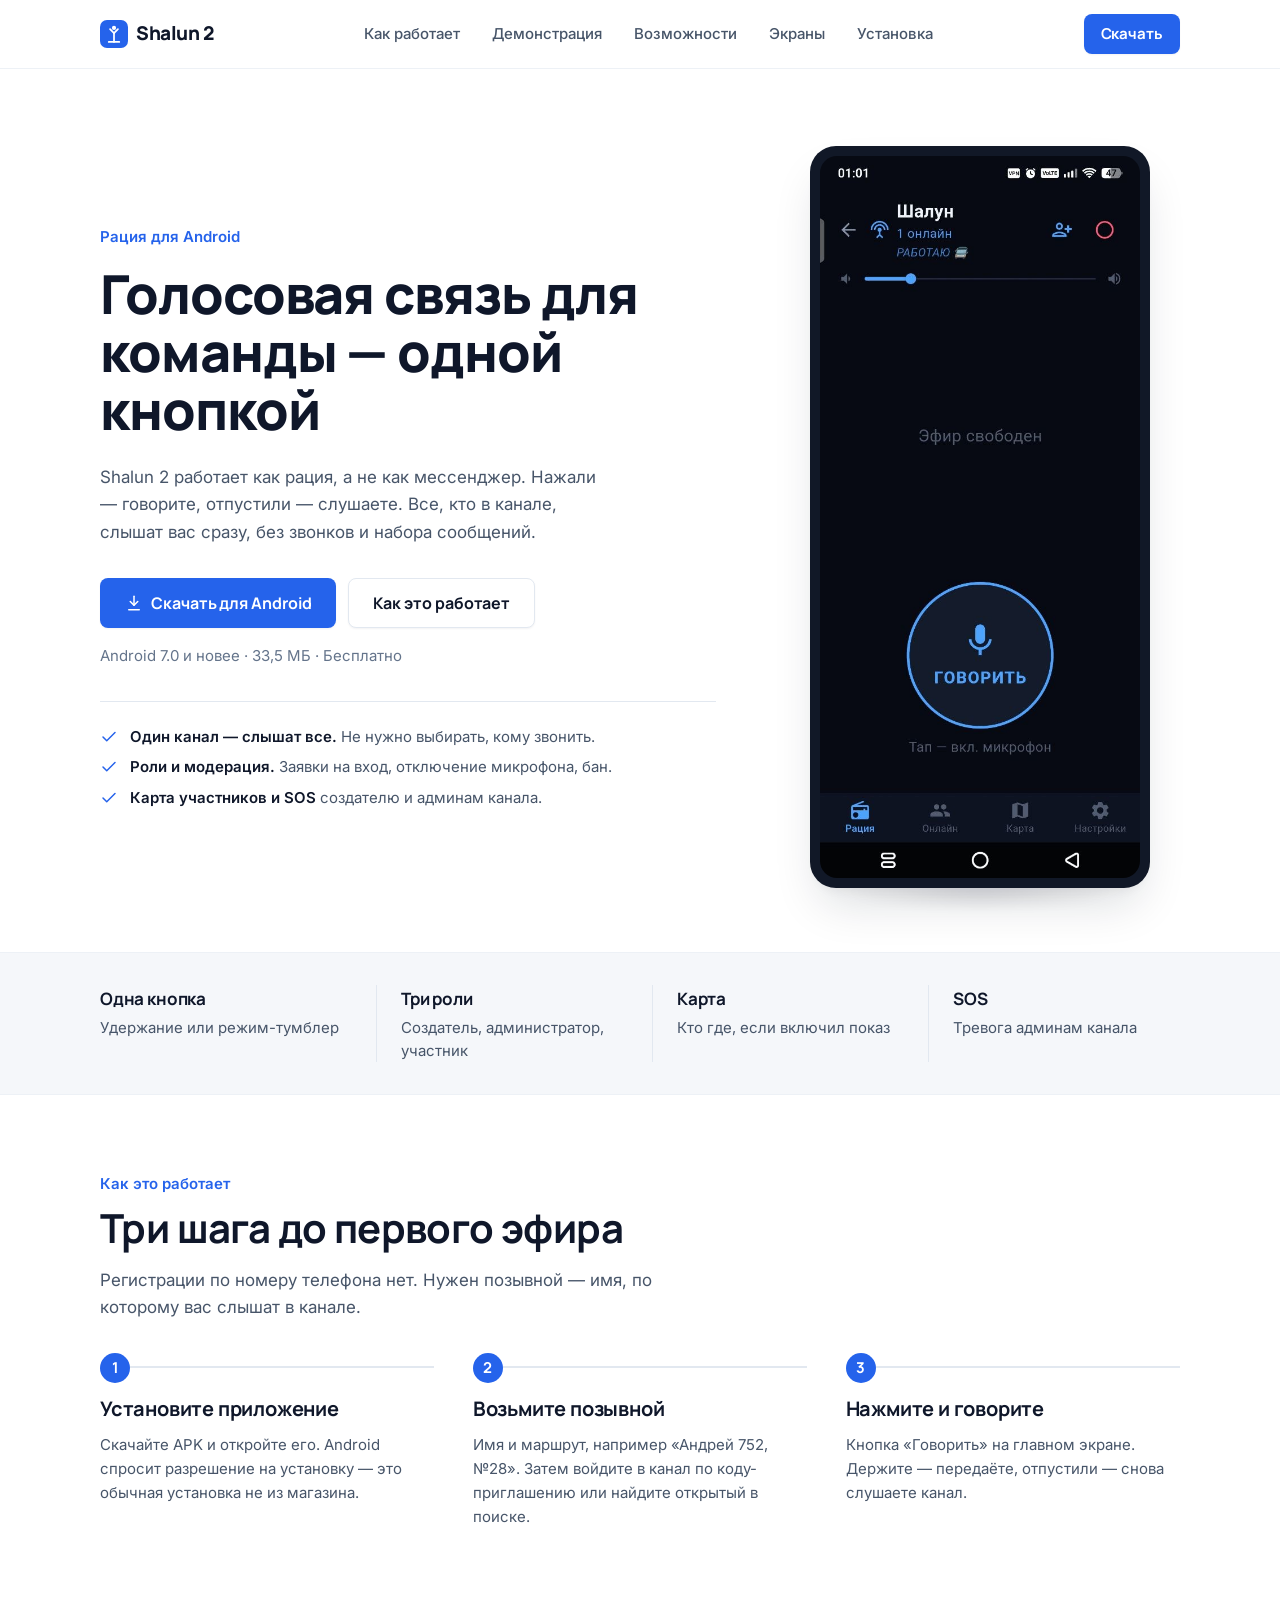
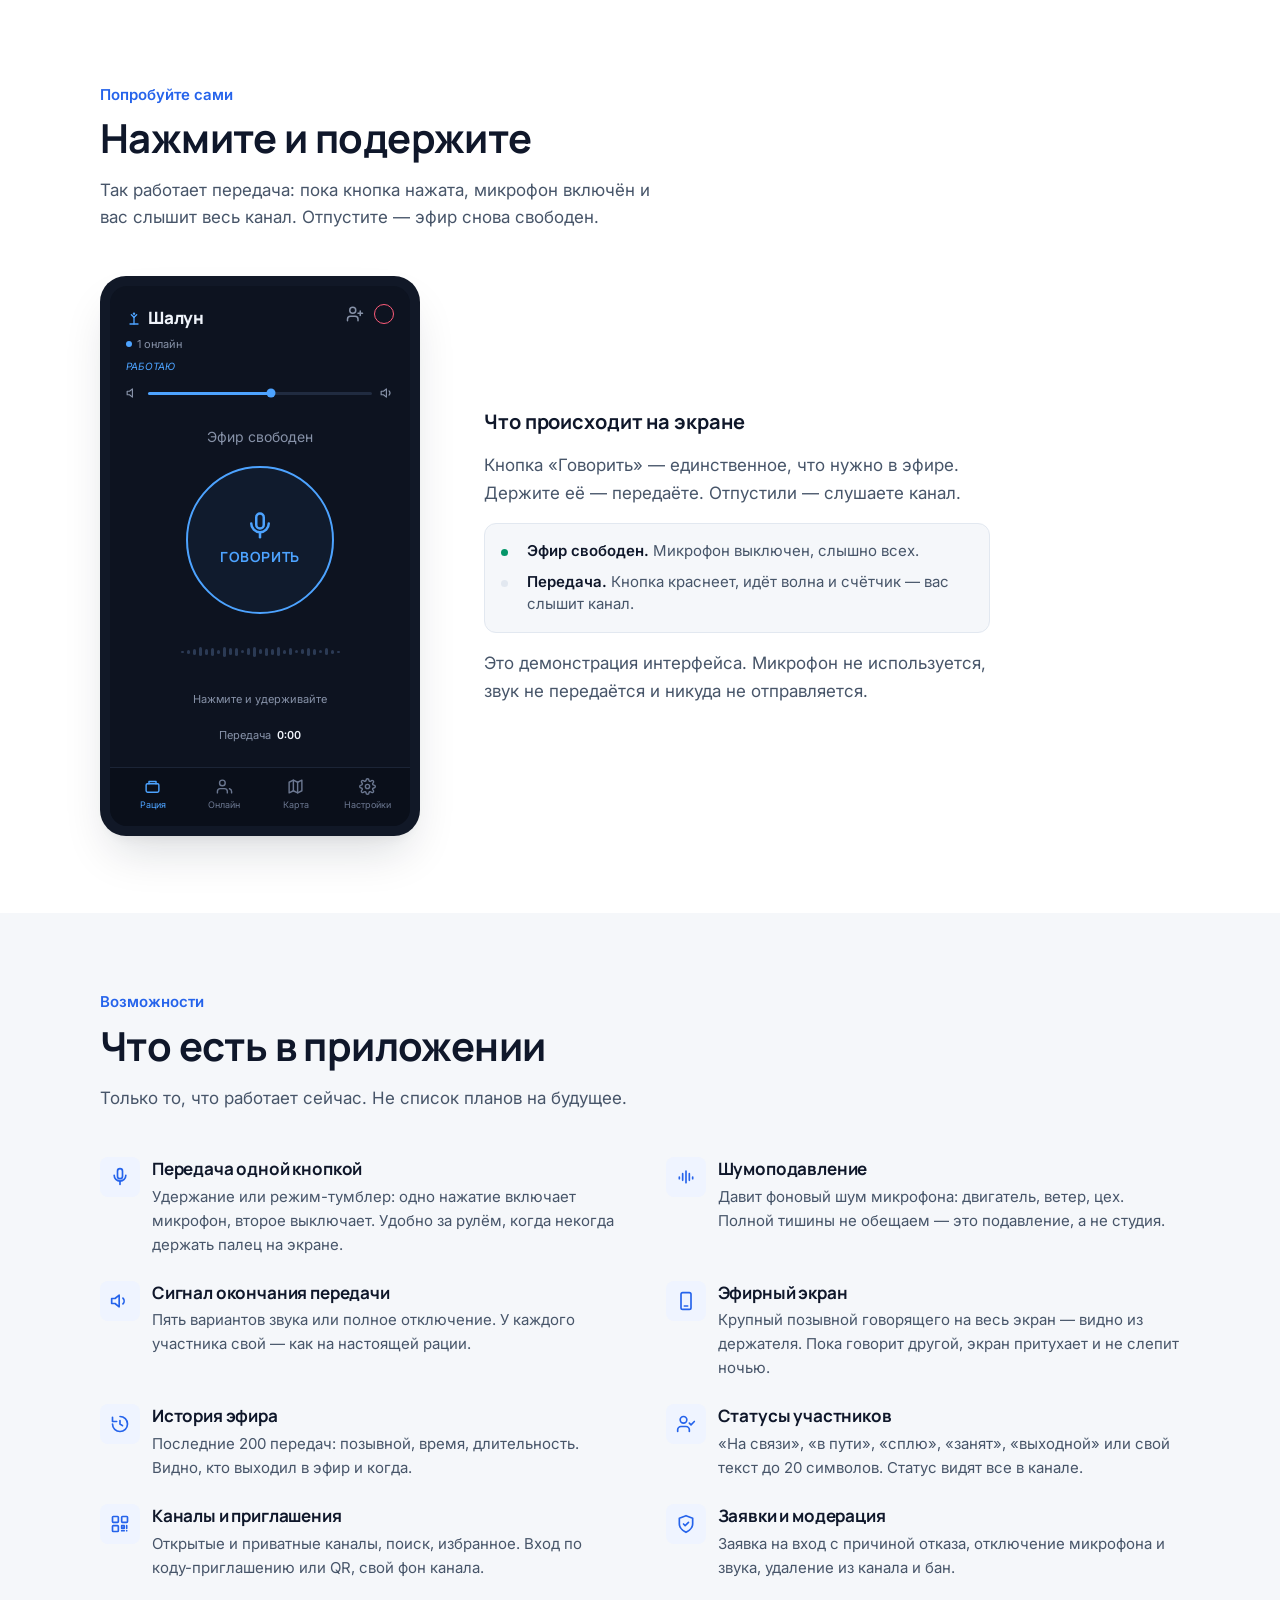
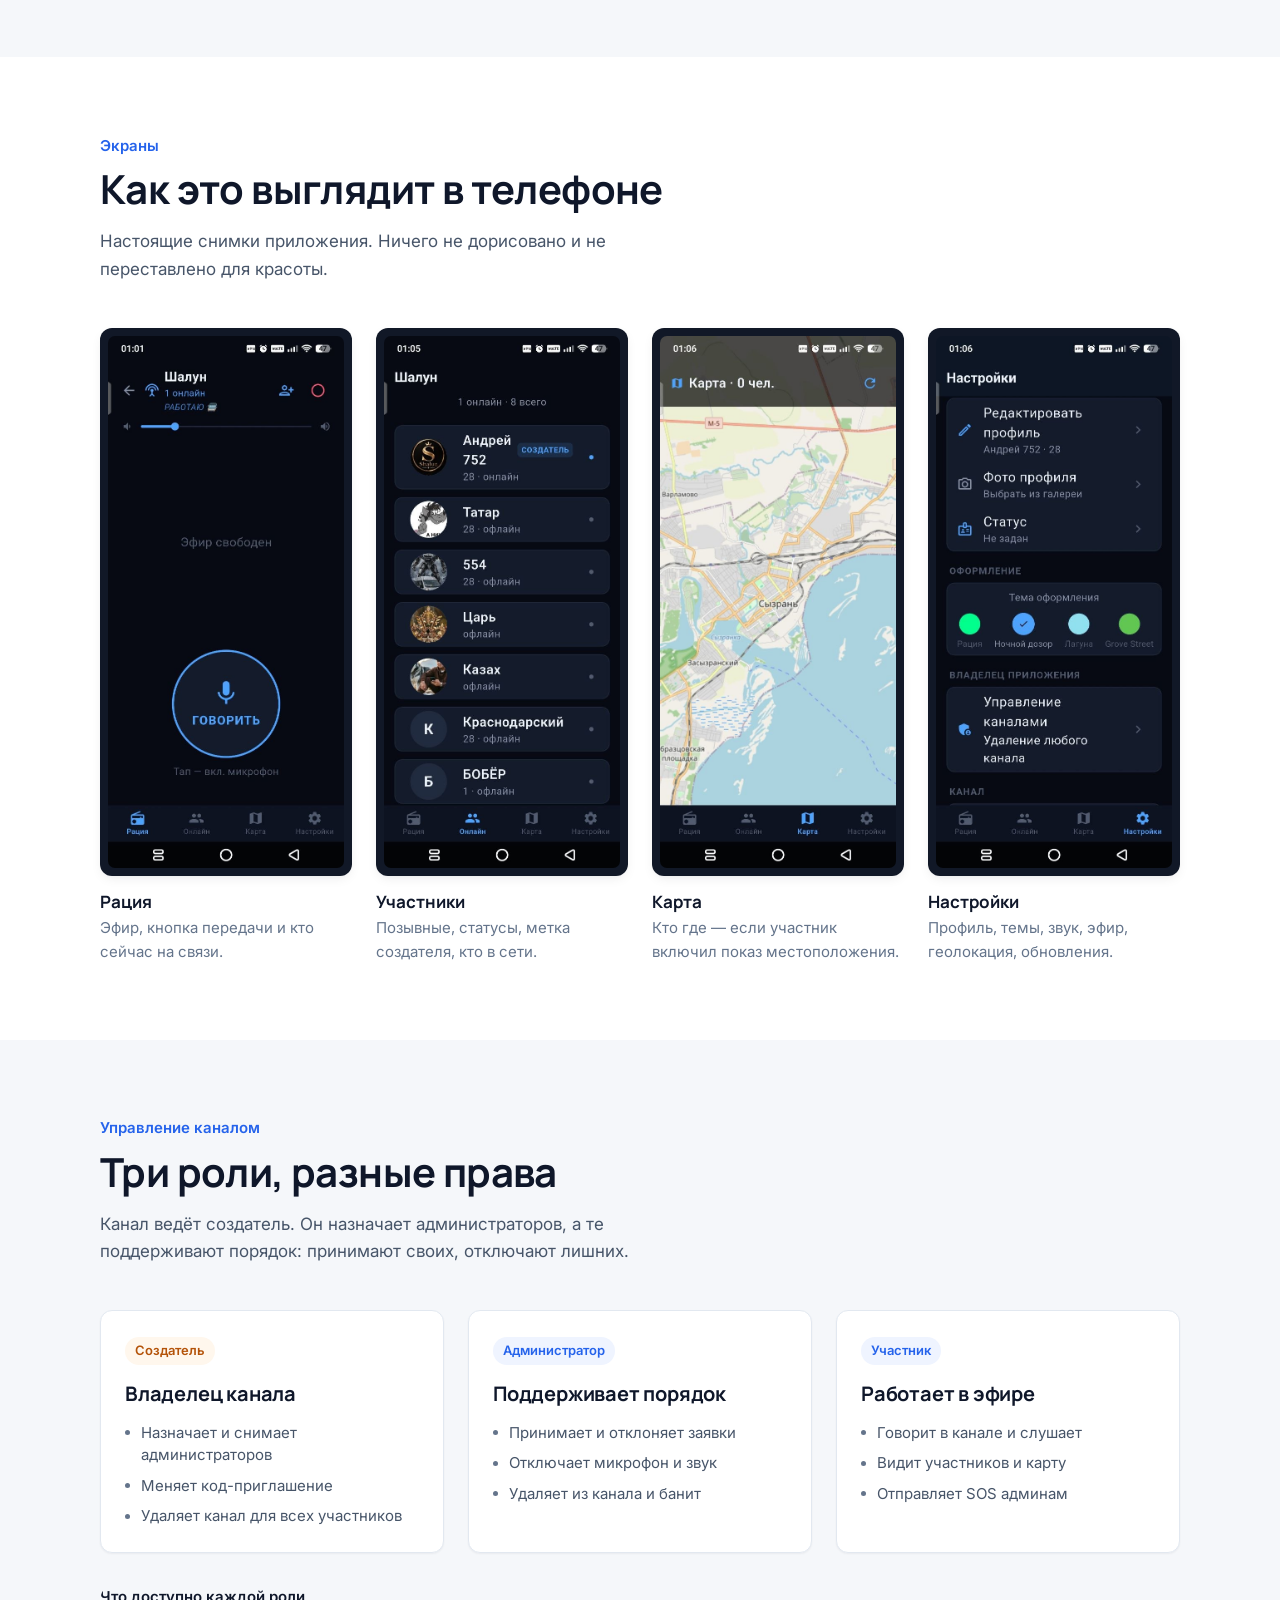
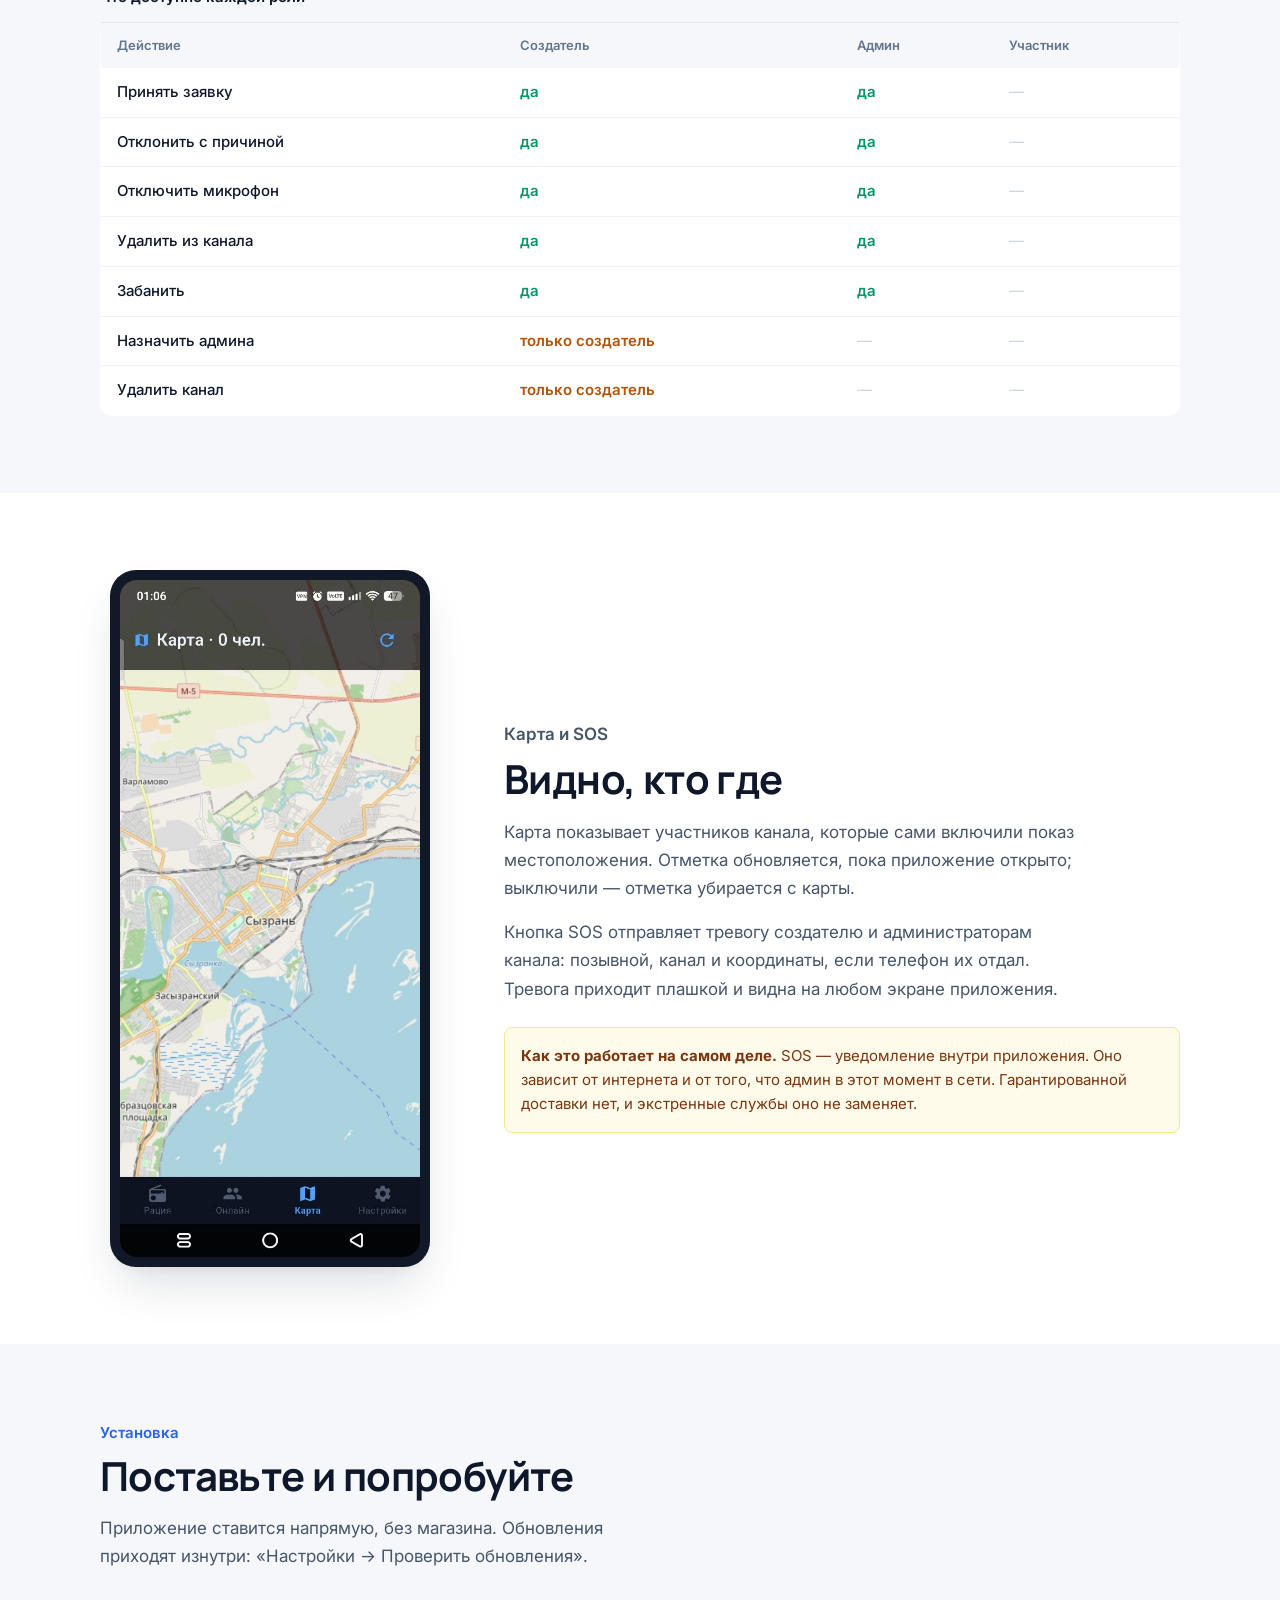
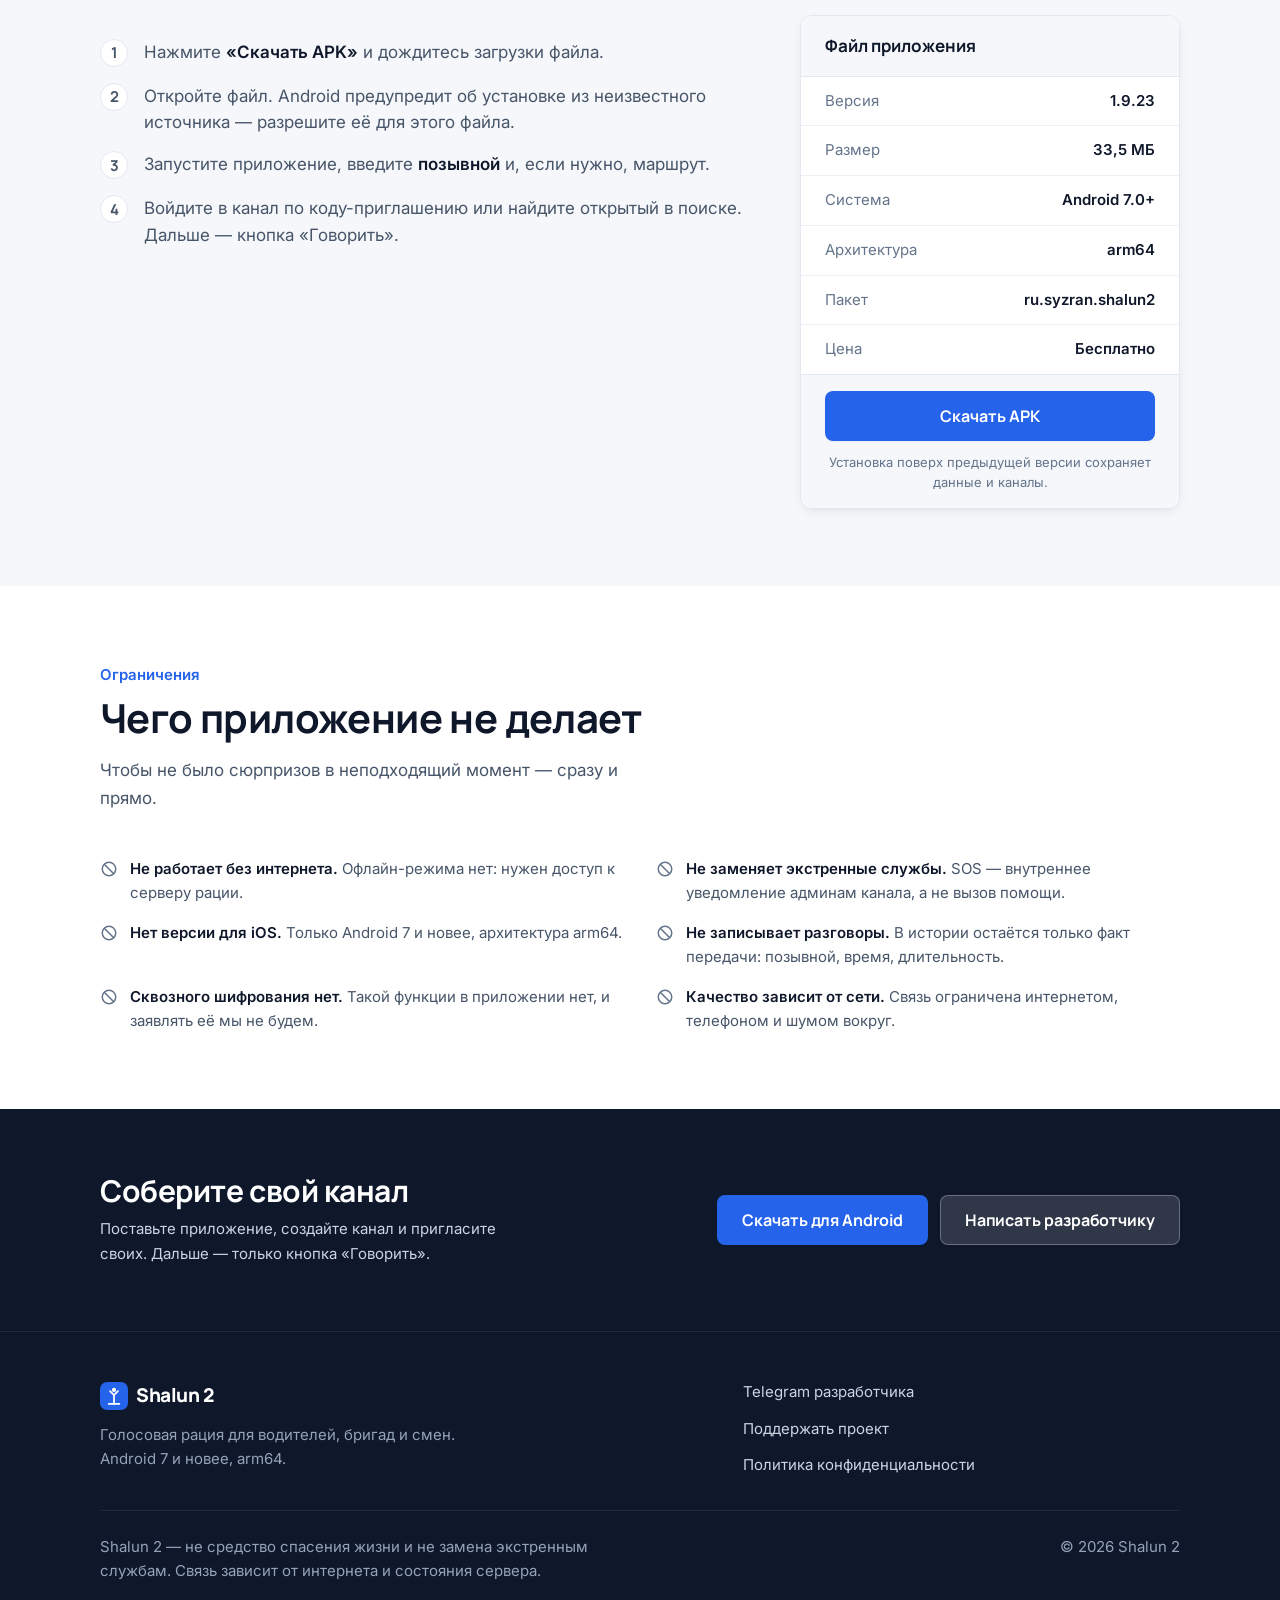
<file: index.html>
<!doctype html>
<html lang="ru">
  <head>
    <meta charset="utf-8" />
    <meta name="viewport" content="width=device-width, initial-scale=1" />

    <!--
      Заголовок и описание написаны под то, как ищут такую штуку:
      «рация для водителей», «рация для бригады». Название человек
      ещё не знает — искать он будет задачу, а не бренд.
    -->
    <title>Shalun 2 — рация для команды на Android</title>
    <meta
      name="description"
      content="Голосовая связь для водителей, бригад и смен. Нажал — говоришь, отпустил — слушаешь. Каналы, роли, заявки, карта участников и SOS. Бесплатно, Android 7 и новее."
    />
    <meta name="theme-color" content="#ffffff" />
    <meta name="color-scheme" content="light" />

    <meta property="og:type" content="website" />
    <meta property="og:locale" content="ru_RU" />
    <meta property="og:site_name" content="Shalun 2" />
    <meta property="og:title" content="Shalun 2 — рация для команды на Android" />
    <meta
      property="og:description"
      content="Нажал — говоришь, отпустил — слушаешь. Каналы, роли, заявки, карта участников и SOS в одном приложении."
    />
    <meta property="og:image" content="assets/img/screen-radio.jpg" />
    <meta name="twitter:card" content="summary_large_image" />

    <link rel="icon" href="favicon.svg" type="image/svg+xml" />

    <link rel="preconnect" href="https://fonts.googleapis.com" />
    <link rel="preconnect" href="https://fonts.gstatic.com" crossorigin />
    <link
      rel="stylesheet"
      href="https://fonts.googleapis.com/css2?family=Manrope:wght@600;700;800&family=Inter:wght@400;500;600&display=swap"
    />

    <link rel="stylesheet" href="assets/css/tokens.css" />
    <link rel="stylesheet" href="assets/css/base.css" />
    <link rel="stylesheet" href="assets/css/sections.css" />
    <link rel="stylesheet" href="assets/css/motion.css" />
    <link rel="stylesheet" href="assets/css/demo.css" />

    <!--
      Класс .js-motion ставится до отрисовки: только при нём секции
      скрываются перед появлением. Без скрипта (или при системной настройке
      «уменьшить движение») страница показывает всё сразу — пустой экран
      хуже отсутствия анимации. Через 2.5 с страховка снимает скрытие,
      если по какой-то причине ничего не показалось.
    -->
    <script>
      (function () {
        var d = document.documentElement;
        if (
          window.matchMedia &&
          window.matchMedia('(prefers-reduced-motion: reduce)').matches
        ) {
          return;
        }
        d.className += ' js-motion';
        // Страховка: снимаем скрытие только если скрипт секций вообще не
        // отработал. Проверять «показался ли хоть один блок» нельзя: при
        // загрузке секции ниже первого экрана законно ещё не видны, и такая
        // проверка выключала бы анимацию на всей странице.
        window.setTimeout(function () {
          if (!document.querySelector('.reveal')) {
            d.classList.remove('js-motion');
          }
        }, 2000);
      })();
    </script>

    <!--
      Разметка для поиска: приложение, платформа, цена.
      Без выдуманных рейтингов и отзывов — их у нас нет.
    -->
    <script type="application/ld+json">
      {
        "@context": "https://schema.org",
        "@type": "SoftwareApplication",
        "name": "Shalun 2",
        "applicationCategory": "CommunicationApplication",
        "operatingSystem": "Android 7.0+",
        "softwareVersion": "1.9.23",
        "inLanguage": "ru",
        "description": "Голосовая рация для водителей, бригад и смен: каналы, роли, заявки на вход, карта участников и SOS.",
        "offers": { "@type": "Offer", "price": "0", "priceCurrency": "RUB" }
      }
    </script>
  </head>

  <body>
    <a class="skip" href="#main">Перейти к содержимому</a>

    <header class="site-head">
      <div class="wrap site-head__inner">
        <a class="brand" href="#top" aria-label="Shalun 2 — к началу страницы">
          <svg
            class="brand__mark"
            viewBox="0 0 32 32"
            aria-hidden="true"
            fill="none"
          >
            <rect width="32" height="32" rx="8" fill="#2563eb" />
            <g stroke="#fff" stroke-width="2" stroke-linecap="round">
              <path d="M16 25V15" />
              <path d="M16 15 11.5 10.5" />
              <path d="M16 15 20.5 10.5" />
              <path d="M10 25h12" />
            </g>
            <circle cx="16" cy="9" r="2.4" fill="#fff" />
          </svg>
          Shalun 2
        </a>

        <nav class="site-nav" id="siteNav" aria-label="Разделы страницы">
          <a href="#how">Как работает</a>
          <a href="#demo">Демонстрация</a>
          <a href="#features">Возможности</a>
          <a href="#screens">Экраны</a>
          <a href="#install">Установка</a>
        </nav>

        <div class="site-head__actions">
          <a class="btn btn--primary site-head__cta" href="#install">
            Скачать
          </a>
          <button
            class="nav-toggle"
            id="navToggle"
            type="button"
            aria-expanded="false"
            aria-controls="siteNav"
            aria-label="Меню разделов"
          >
            <span class="nav-toggle__bars"></span>
          </button>
        </div>
      </div>
    </header>

    <main id="main">
      <!-- ================= ПЕРВЫЙ ЭКРАН ================= -->
      <section class="hero" id="top">
        <div class="wrap hero__grid">
          <div class="hero__copy">
            <p class="eyebrow">Рация для Android</p>

            <h1 class="h1 hero__title">
              Голосовая связь для команды — одной кнопкой
            </h1>

            <p class="hero__lead">
              Shalun 2 работает как рация, а не как мессенджер. Нажали —
              говорите, отпустили — слушаете. Все, кто в канале, слышат вас
              сразу, без звонков и набора сообщений.
            </p>

            <div class="hero__actions">
              <a class="btn btn--primary" href="#install">
                <svg
                  class="btn__icon"
                  viewBox="0 0 24 24"
                  aria-hidden="true"
                  fill="none"
                  stroke="currentColor"
                  stroke-width="2"
                  stroke-linecap="round"
                  stroke-linejoin="round"
                >
                  <path d="M12 3v12" />
                  <path d="m7 10 5 5 5-5" />
                  <path d="M5 21h14" />
                </svg>
                Скачать для Android
              </a>
              <a class="btn btn--secondary" href="#how">Как это работает</a>
            </div>

            <p class="hero__note">
              Android 7.0 и новее · 33,5 МБ · Бесплатно
            </p>

            <ul class="hero__points">
              <li class="hero__point">
                <svg viewBox="0 0 24 24" aria-hidden="true" fill="none"
                  stroke="currentColor" stroke-width="2" stroke-linecap="round"
                  stroke-linejoin="round">
                  <path d="M20 6 9 17l-5-5" />
                </svg>
                <span><b>Один канал — слышат все.</b> Не нужно выбирать, кому звонить.</span>
              </li>
              <li class="hero__point">
                <svg viewBox="0 0 24 24" aria-hidden="true" fill="none"
                  stroke="currentColor" stroke-width="2" stroke-linecap="round"
                  stroke-linejoin="round">
                  <path d="M20 6 9 17l-5-5" />
                </svg>
                <span><b>Роли и модерация.</b> Заявки на вход, отключение микрофона, бан.</span>
              </li>
              <li class="hero__point">
                <svg viewBox="0 0 24 24" aria-hidden="true" fill="none"
                  stroke="currentColor" stroke-width="2" stroke-linecap="round"
                  stroke-linejoin="round">
                  <path d="M20 6 9 17l-5-5" />
                </svg>
                <span><b>Карта участников и SOS</b> создателю и админам канала.</span>
              </li>
            </ul>
          </div>

          <figure class="hero__device">
            <div class="device">
              <img
                src="assets/img/screen-radio.jpg"
                width="567"
                height="1280"
                alt="Экран рации Shalun 2: название канала, счётчик участников, кнопка «Говорить» и надпись «Эфир свободен»"
                fetchpriority="high"
              />
            </div>
          </figure>
        </div>
      </section>

      <!-- ================= ПОЛОСА ФАКТОВ ================= -->
      <section class="facts" aria-label="Коротко о продукте">
        <div class="wrap facts__grid">
          <div class="fact">
            <p class="fact__value">Одна кнопка</p>
            <p class="fact__label">Удержание или режим-тумблер</p>
          </div>
          <div class="fact">
            <p class="fact__value">Три роли</p>
            <p class="fact__label">Создатель, администратор, участник</p>
          </div>
          <div class="fact">
            <p class="fact__value">Карта</p>
            <p class="fact__label">Кто где, если включил показ</p>
          </div>
          <div class="fact">
            <p class="fact__value">SOS</p>
            <p class="fact__label">Тревога админам канала</p>
          </div>
        </div>
      </section>

      <!-- ================= КАК РАБОТАЕТ ================= -->
      <section class="section" id="how">
        <div class="wrap">
          <div class="section__head">
            <p class="eyebrow">Как это работает</p>
            <h2 class="h2">Три шага до первого эфира</h2>
            <p class="lead">
              Регистрации по номеру телефона нет. Нужен позывной — имя, по
              которому вас слышат в канале.
            </p>
          </div>

          <ol class="steps">
            <li class="step">
              <h3 class="step__title">Установите приложение</h3>
              <p class="step__text">
                Скачайте APK и откройте его. Android спросит разрешение на
                установку — это обычная установка не из магазина.
              </p>
            </li>
            <li class="step">
              <h3 class="step__title">Возьмите позывной</h3>
              <p class="step__text">
                Имя и маршрут, например «Андрей 752, №28». Затем войдите в
                канал по коду-приглашению или найдите открытый в поиске.
              </p>
            </li>
            <li class="step">
              <h3 class="step__title">Нажмите и говорите</h3>
              <p class="step__text">
                Кнопка «Говорить» на главном экране. Держите — передаёте,
                отпустили — снова слушаете канал.
              </p>
            </li>
          </ol>
        </div>
      </section>

      <!-- ================= ДЕМОНСТРАЦИЯ ПЕРЕДАЧИ ================= -->
      <section class="section" id="demo">
        <div class="wrap">
          <div class="section__head">
            <p class="eyebrow">Попробуйте сами</p>
            <h2 class="h2">Нажмите и подержите</h2>
            <p class="lead">
              Так работает передача: пока кнопка нажата, микрофон включён и
              вас слышит весь канал. Отпустите — эфир снова свободен.
            </p>
          </div>

          <div class="demo">
            <div class="demo__device">
              <div class="demo__screen">
                <div class="demo__head">
                  <div class="demo__chan">
                    <span class="demo__chan-name">
                      <svg viewBox="0 0 24 24" aria-hidden="true" fill="none"
                        stroke="currentColor" stroke-width="2"
                        stroke-linecap="round" stroke-linejoin="round">
                        <path d="M12 21V11" />
                        <path d="M12 11 8 7" />
                        <path d="M12 11 16 7" />
                        <circle cx="12" cy="5.5" r="1.8" fill="currentColor"
                          stroke="none" />
                        <path d="M6 21h12" />
                      </svg>
                      Шалун
                    </span>
                    <span class="demo__chan-sub">
                      <span class="demo__dot" aria-hidden="true"></span>
                      1 онлайн
                    </span>
                    <span class="demo__chan-status">РАБОТАЮ</span>
                  </div>

                  <div class="demo__head-actions" aria-hidden="true">
                    <svg viewBox="0 0 24 24" fill="none" stroke="currentColor"
                      stroke-width="2" stroke-linecap="round"
                      stroke-linejoin="round">
                      <path d="M16 21v-2a4 4 0 0 0-4-4H6a4 4 0 0 0-4 4v2" />
                      <circle cx="9" cy="7" r="4" />
                      <path d="M19 8v6M22 11h-6" />
                    </svg>
                    <span class="demo__power"></span>
                  </div>
                </div>

                <div class="demo__vol" aria-hidden="true">
                  <svg viewBox="0 0 24 24" fill="none" stroke="currentColor"
                    stroke-width="2" stroke-linecap="round"
                    stroke-linejoin="round">
                    <path d="M11 5 6 9H2v6h4l5 4z" />
                  </svg>
                  <span class="demo__vol-track">
                    <span class="demo__vol-fill"></span>
                    <span class="demo__vol-knob"></span>
                  </span>
                  <svg viewBox="0 0 24 24" fill="none" stroke="currentColor"
                    stroke-width="2" stroke-linecap="round"
                    stroke-linejoin="round">
                    <path d="M11 5 6 9H2v6h4l5 4z" />
                    <path d="M15.5 8.5a5 5 0 0 1 0 7" />
                  </svg>
                </div>

                <div class="demo__air">
                  <p class="demo__label" id="demoLabel">Эфир свободен</p>

                  <button
                    class="demo__ptt"
                    id="demoPtt"
                    type="button"
                    aria-pressed="false"
                    aria-describedby="demoHint"
                  >
                    <span class="demo__ring" aria-hidden="true"></span>
                    <span class="demo__ring" aria-hidden="true"></span>
                    <svg viewBox="0 0 24 24" aria-hidden="true" fill="none"
                      stroke="currentColor" stroke-width="2"
                      stroke-linecap="round" stroke-linejoin="round">
                      <rect x="9" y="2" width="6" height="12" rx="3" />
                      <path d="M5 10a7 7 0 0 0 14 0" />
                      <path d="M12 17v4" />
                    </svg>
                    ГОВОРИТЬ
                  </button>

                  <div class="demo__wave" aria-hidden="true"></div>

                  <p class="demo__hint" id="demoHint">
                    Нажмите и удерживайте
                  </p>

                  <p class="demo__timer">
                    Передача <b>0:00</b>
                  </p>
                </div>

                <nav class="demo__tabs" aria-hidden="true">
                  <span class="demo__tab is-active">
                    <svg viewBox="0 0 24 24" fill="none" stroke="currentColor"
                      stroke-width="2" stroke-linecap="round"
                      stroke-linejoin="round">
                      <rect x="3" y="8" width="18" height="12" rx="2" />
                      <path d="M7 8V5h10v3" />
                    </svg>
                    Рация
                  </span>
                  <span class="demo__tab">
                    <svg viewBox="0 0 24 24" fill="none" stroke="currentColor"
                      stroke-width="2" stroke-linecap="round"
                      stroke-linejoin="round">
                      <path d="M16 21v-2a4 4 0 0 0-4-4H6a4 4 0 0 0-4 4v2" />
                      <circle cx="9" cy="7" r="4" />
                      <path d="M22 21v-2a4 4 0 0 0-3-3.87" />
                    </svg>
                    Онлайн
                  </span>
                  <span class="demo__tab">
                    <svg viewBox="0 0 24 24" fill="none" stroke="currentColor"
                      stroke-width="2" stroke-linecap="round"
                      stroke-linejoin="round">
                      <path d="m3 6 6-3 6 3 6-3v15l-6 3-6-3-6 3z" />
                      <path d="M9 3v15M15 6v15" />
                    </svg>
                    Карта
                  </span>
                  <span class="demo__tab">
                    <svg viewBox="0 0 24 24" fill="none" stroke="currentColor"
                      stroke-width="2" stroke-linecap="round"
                      stroke-linejoin="round">
                      <circle cx="12" cy="12" r="3" />
                      <path d="M19.4 15a1.7 1.7 0 0 0 .3 1.9l.1.1a2 2 0 1 1-2.8 2.8l-.1-.1a1.7 1.7 0 0 0-1.9-.3 1.7 1.7 0 0 0-1 1.5V21a2 2 0 1 1-4 0v-.1a1.7 1.7 0 0 0-1.1-1.5 1.7 1.7 0 0 0-1.9.3l-.1.1a2 2 0 1 1-2.8-2.8l.1-.1a1.7 1.7 0 0 0 .3-1.9 1.7 1.7 0 0 0-1.5-1H3a2 2 0 1 1 0-4h.1a1.7 1.7 0 0 0 1.5-1.1 1.7 1.7 0 0 0-.3-1.9l-.1-.1a2 2 0 1 1 2.8-2.8l.1.1a1.7 1.7 0 0 0 1.9.3H9a1.7 1.7 0 0 0 1-1.5V3a2 2 0 1 1 4 0v.1a1.7 1.7 0 0 0 1 1.5 1.7 1.7 0 0 0 1.9-.3l.1-.1a2 2 0 1 1 2.8 2.8l-.1.1a1.7 1.7 0 0 0-.3 1.9V9a1.7 1.7 0 0 0 1.5 1H21a2 2 0 1 1 0 4h-.1a1.7 1.7 0 0 0-1.5 1z" />
                    </svg>
                    Настройки
                  </span>
                </nav>
              </div>
            </div>

            <div class="demo__side">
              <h3 class="h3">Что происходит на экране</h3>
              <p>
                Кнопка «Говорить» — единственное, что нужно в эфире. Держите её
                — передаёте. Отпустили — слушаете канал.
              </p>

              <div class="demo__states">
                <div class="demo__state" data-state="idle">
                  <span><b>Эфир свободен.</b> Микрофон выключен, слышно всех.</span>
                </div>
                <div class="demo__state" data-state="live">
                  <span><b>Передача.</b> Кнопка краснеет, идёт волна и счётчик — вас слышит канал.</span>
                </div>
              </div>

              <p class="demo__note">
                Это демонстрация интерфейса. Микрофон не используется, звук не
                передаётся и никуда не отправляется.
              </p>
            </div>
          </div>
        </div>
      </section>

      <!-- ================= ВОЗМОЖНОСТИ ================= -->
      <section class="section section--surface" id="features">
        <div class="wrap">
          <div class="section__head">
            <p class="eyebrow">Возможности</p>
            <h2 class="h2">Что есть в приложении</h2>
            <p class="lead">
              Только то, что работает сейчас. Не список планов на будущее.
            </p>
          </div>

          <div class="features">
            <article class="feature">
              <div class="feature__icon">
                <svg viewBox="0 0 24 24" aria-hidden="true" fill="none"
                  stroke="currentColor" stroke-width="2" stroke-linecap="round"
                  stroke-linejoin="round">
                  <rect x="9" y="2" width="6" height="12" rx="3" />
                  <path d="M5 10a7 7 0 0 0 14 0" />
                  <path d="M12 17v4" />
                </svg>
              </div>
              <div>
                <h3 class="feature__title">Передача одной кнопкой</h3>
                <p class="feature__text">
                  Удержание или режим-тумблер: одно нажатие включает микрофон,
                  второе выключает. Удобно за рулём, когда некогда держать
                  палец на экране.
                </p>
              </div>
            </article>

            <article class="feature">
              <div class="feature__icon">
                <svg viewBox="0 0 24 24" aria-hidden="true" fill="none"
                  stroke="currentColor" stroke-width="2" stroke-linecap="round"
                  stroke-linejoin="round">
                  <path d="M4 12v2M8 8v8M12 5v14M16 8v8M20 12v2" />
                </svg>
              </div>
              <div>
                <h3 class="feature__title">Шумоподавление</h3>
                <p class="feature__text">
                  Давит фоновый шум микрофона: двигатель, ветер, цех. Полной
                  тишины не обещаем — это подавление, а не студия.
                </p>
              </div>
            </article>

            <article class="feature">
              <div class="feature__icon">
                <svg viewBox="0 0 24 24" aria-hidden="true" fill="none"
                  stroke="currentColor" stroke-width="2" stroke-linecap="round"
                  stroke-linejoin="round">
                  <path d="M11 5 6 9H2v6h4l5 4z" />
                  <path d="M15.5 8.5a5 5 0 0 1 0 7" />
                </svg>
              </div>
              <div>
                <h3 class="feature__title">Сигнал окончания передачи</h3>
                <p class="feature__text">
                  Пять вариантов звука или полное отключение. У каждого
                  участника свой — как на настоящей рации.
                </p>
              </div>
            </article>

            <article class="feature">
              <div class="feature__icon">
                <svg viewBox="0 0 24 24" aria-hidden="true" fill="none"
                  stroke="currentColor" stroke-width="2" stroke-linecap="round"
                  stroke-linejoin="round">
                  <rect x="6" y="2" width="12" height="20" rx="2" />
                  <path d="M10 18h4" />
                </svg>
              </div>
              <div>
                <h3 class="feature__title">Эфирный экран</h3>
                <p class="feature__text">
                  Крупный позывной говорящего на весь экран — видно из
                  держателя. Пока говорит другой, экран притухает и не слепит
                  ночью.
                </p>
              </div>
            </article>

            <article class="feature">
              <div class="feature__icon">
                <svg viewBox="0 0 24 24" aria-hidden="true" fill="none"
                  stroke="currentColor" stroke-width="2" stroke-linecap="round"
                  stroke-linejoin="round">
                  <path d="M3 12a9 9 0 1 0 9-9" />
                  <path d="M3 4v5h5" />
                  <path d="M12 8v4l3 2" />
                </svg>
              </div>
              <div>
                <h3 class="feature__title">История эфира</h3>
                <p class="feature__text">
                  Последние 200 передач: позывной, время, длительность. Видно,
                  кто выходил в эфир и когда.
                </p>
              </div>
            </article>

            <article class="feature">
              <div class="feature__icon">
                <svg viewBox="0 0 24 24" aria-hidden="true" fill="none"
                  stroke="currentColor" stroke-width="2" stroke-linecap="round"
                  stroke-linejoin="round">
                  <path d="M16 21v-2a4 4 0 0 0-4-4H6a4 4 0 0 0-4 4v2" />
                  <circle cx="9" cy="7" r="4" />
                  <path d="m16 11 2 2 4-4" />
                </svg>
              </div>
              <div>
                <h3 class="feature__title">Статусы участников</h3>
                <p class="feature__text">
                  «На связи», «в пути», «сплю», «занят», «выходной» или свой
                  текст до 20 символов. Статус видят все в канале.
                </p>
              </div>
            </article>

            <article class="feature">
              <div class="feature__icon">
                <svg viewBox="0 0 24 24" aria-hidden="true" fill="none"
                  stroke="currentColor" stroke-width="2" stroke-linecap="round"
                  stroke-linejoin="round">
                  <rect x="3" y="3" width="7" height="7" rx="1" />
                  <rect x="14" y="3" width="7" height="7" rx="1" />
                  <rect x="3" y="14" width="7" height="7" rx="1" />
                  <path d="M14 14h3v3h-3zM20 14v3M14 20h3M20 20h.01" />
                </svg>
              </div>
              <div>
                <h3 class="feature__title">Каналы и приглашения</h3>
                <p class="feature__text">
                  Открытые и приватные каналы, поиск, избранное. Вход по
                  коду-приглашению или QR, свой фон канала.
                </p>
              </div>
            </article>

            <article class="feature">
              <div class="feature__icon">
                <svg viewBox="0 0 24 24" aria-hidden="true" fill="none"
                  stroke="currentColor" stroke-width="2" stroke-linecap="round"
                  stroke-linejoin="round">
                  <path d="M12 22s8-4 8-10V5l-8-3-8 3v7c0 6 8 10 8 10z" />
                  <path d="m9 12 2 2 4-4" />
                </svg>
              </div>
              <div>
                <h3 class="feature__title">Заявки и модерация</h3>
                <p class="feature__text">
                  Заявка на вход с причиной отказа, отключение микрофона и
                  звука, удаление из канала и бан.
                </p>
              </div>
            </article>
          </div>
        </div>
      </section>

      <!-- ================= ЭКРАНЫ ================= -->
      <section class="section" id="screens">
        <div class="wrap">
          <div class="section__head">
            <p class="eyebrow">Экраны</p>
            <h2 class="h2">Как это выглядит в телефоне</h2>
            <p class="lead">
              Настоящие снимки приложения. Ничего не дорисовано и не
              переставлено для красоты.
            </p>
          </div>

          <div class="screens">
            <figure class="screen">
              <div class="screen__frame">
                <img
                  src="assets/img/screen-radio.jpg"
                  width="567"
                  height="1280"
                  loading="lazy"
                  alt="Экран рации: кнопка «Говорить» по центру, счётчик участников сверху"
                />
              </div>
              <figcaption>
                <p class="screen__title">Рация</p>
                <p class="screen__text">
                  Эфир, кнопка передачи и кто сейчас на связи.
                </p>
              </figcaption>
            </figure>

            <figure class="screen">
              <div class="screen__frame">
                <img
                  src="assets/img/screen-online.jpg"
                  width="567"
                  height="1280"
                  loading="lazy"
                  alt="Список участников канала с позывными, статусами и метками ролей"
                />
              </div>
              <figcaption>
                <p class="screen__title">Участники</p>
                <p class="screen__text">
                  Позывные, статусы, метка создателя, кто в сети.
                </p>
              </figcaption>
            </figure>

            <figure class="screen">
              <div class="screen__frame">
                <img
                  src="assets/img/screen-map.jpg"
                  width="567"
                  height="1280"
                  loading="lazy"
                  alt="Карта с отметками участников канала"
                />
              </div>
              <figcaption>
                <p class="screen__title">Карта</p>
                <p class="screen__text">
                  Кто где — если участник включил показ местоположения.
                </p>
              </figcaption>
            </figure>

            <figure class="screen">
              <div class="screen__frame">
                <img
                  src="assets/img/screen-settings.jpg"
                  width="567"
                  height="1280"
                  loading="lazy"
                  alt="Экран настроек: профиль, темы оформления, управление каналом"
                />
              </div>
              <figcaption>
                <p class="screen__title">Настройки</p>
                <p class="screen__text">
                  Профиль, темы, звук, эфир, геолокация, обновления.
                </p>
              </figcaption>
            </figure>
          </div>
        </div>
      </section>

      <!-- ================= РОЛИ ================= -->
      <section class="section section--surface" id="roles">
        <div class="wrap">
          <div class="section__head">
            <p class="eyebrow">Управление каналом</p>
            <h2 class="h2">Три роли, разные права</h2>
            <p class="lead">
              Канал ведёт создатель. Он назначает администраторов, а те
              поддерживают порядок: принимают своих, отключают лишних.
            </p>
          </div>

          <div class="roles">
            <article class="role role--creator">
              <span class="role__badge">Создатель</span>
              <h3 class="role__title">Владелец канала</h3>
              <ul class="role__list">
                <li>Назначает и снимает администраторов</li>
                <li>Меняет код-приглашение</li>
                <li>Удаляет канал для всех участников</li>
              </ul>
            </article>

            <article class="role">
              <span class="role__badge">Администратор</span>
              <h3 class="role__title">Поддерживает порядок</h3>
              <ul class="role__list">
                <li>Принимает и отклоняет заявки</li>
                <li>Отключает микрофон и звук</li>
                <li>Удаляет из канала и банит</li>
              </ul>
            </article>

            <article class="role">
              <span class="role__badge">Участник</span>
              <h3 class="role__title">Работает в эфире</h3>
              <ul class="role__list">
                <li>Говорит в канале и слушает</li>
                <li>Видит участников и карту</li>
                <li>Отправляет SOS админам</li>
              </ul>
            </article>
          </div>

          <table class="actions">
            <caption>Что доступно каждой роли</caption>
            <thead>
              <tr>
                <th scope="col">Действие</th>
                <th scope="col">Создатель</th>
                <th scope="col">Админ</th>
                <th scope="col">Участник</th>
              </tr>
            </thead>
            <tbody>
              <tr>
                <th scope="row">Принять заявку</th>
                <td class="yes" data-role="Создатель">да</td>
                <td class="yes" data-role="Админ">да</td>
                <td class="no" data-role="Участник">—</td>
              </tr>
              <tr>
                <th scope="row">Отклонить с причиной</th>
                <td class="yes" data-role="Создатель">да</td>
                <td class="yes" data-role="Админ">да</td>
                <td class="no" data-role="Участник">—</td>
              </tr>
              <tr>
                <th scope="row">Отключить микрофон</th>
                <td class="yes" data-role="Создатель">да</td>
                <td class="yes" data-role="Админ">да</td>
                <td class="no" data-role="Участник">—</td>
              </tr>
              <tr>
                <th scope="row">Удалить из канала</th>
                <td class="yes" data-role="Создатель">да</td>
                <td class="yes" data-role="Админ">да</td>
                <td class="no" data-role="Участник">—</td>
              </tr>
              <tr>
                <th scope="row">Забанить</th>
                <td class="yes" data-role="Создатель">да</td>
                <td class="yes" data-role="Админ">да</td>
                <td class="no" data-role="Участник">—</td>
              </tr>
              <tr>
                <th scope="row">Назначить админа</th>
                <td class="own" data-role="Создатель">только создатель</td>
                <td class="no" data-role="Админ">—</td>
                <td class="no" data-role="Участник">—</td>
              </tr>
              <tr>
                <th scope="row">Удалить канал</th>
                <td class="own" data-role="Создатель">только создатель</td>
                <td class="no" data-role="Админ">—</td>
                <td class="no" data-role="Участник">—</td>
              </tr>
            </tbody>
          </table>
          <p class="muted actions-mobile-note" style="margin-top: var(--s3)">
            Роли, которым действие недоступно, в строке не показаны.
          </p>
        </div>
      </section>

      <!-- ================= КАРТА И SOS ================= -->
      <section class="section" id="map">
        <div class="wrap">
          <div class="split">
            <div class="split__media">
              <div class="device">
                <img
                  src="assets/img/screen-map.jpg"
                  width="567"
                  height="1280"
                  loading="lazy"
                  alt="Карта участников канала в приложении Shalun 2"
                />
              </div>
            </div>

            <div class="split__body">
              <p class="eyebrow">Карта и SOS</p>
              <h2 class="h2">Видно, кто где</h2>

              <p>
                Карта показывает участников канала, которые сами включили
                показ местоположения. Отметка обновляется, пока приложение
                открыто; выключили — отметка убирается с карты.
              </p>
              <p>
                Кнопка SOS отправляет тревогу создателю и администраторам
                канала: позывной, канал и координаты, если телефон их отдал.
                Тревога приходит плашкой и видна на любом экране приложения.
              </p>

              <div class="caution">
                <b>Как это работает на самом деле.</b> SOS — уведомление
                внутри приложения. Оно зависит от интернета и от того, что
                админ в этот момент в сети. Гарантированной доставки нет, и
                экстренные службы оно не заменяет.
              </div>
            </div>
          </div>
        </div>
      </section>

      <!-- ================= УСТАНОВКА ================= -->
      <section class="section section--surface" id="install">
        <div class="wrap">
          <div class="section__head">
            <p class="eyebrow">Установка</p>
            <h2 class="h2">Поставьте и попробуйте</h2>
            <p class="lead">
              Приложение ставится напрямую, без магазина. Обновления приходят
              изнутри: «Настройки → Проверить обновления».
            </p>
          </div>

          <div class="install">
            <ol class="install__steps">
              <li class="install__step">
                <span>
                  Нажмите <b>«Скачать APK»</b> и дождитесь загрузки файла.
                </span>
              </li>
              <li class="install__step">
                <span>
                  Откройте файл. Android предупредит об установке из
                  неизвестного источника — разрешите её для этого файла.
                </span>
              </li>
              <li class="install__step">
                <span>
                  Запустите приложение, введите <b>позывной</b> и, если нужно,
                  маршрут.
                </span>
              </li>
              <li class="install__step">
                <span>
                  Войдите в канал по коду-приглашению или найдите открытый в
                  поиске. Дальше — кнопка «Говорить».
                </span>
              </li>
            </ol>

            <div class="specs">
              <div class="specs__head">Файл приложения</div>
              <dl>
                <div class="specs__row">
                  <dt>Версия</dt>
                  <dd>1.9.23</dd>
                </div>
                <div class="specs__row">
                  <dt>Размер</dt>
                  <dd>33,5 МБ</dd>
                </div>
                <div class="specs__row">
                  <dt>Система</dt>
                  <dd>Android 7.0+</dd>
                </div>
                <div class="specs__row">
                  <dt>Архитектура</dt>
                  <dd>arm64</dd>
                </div>
                <div class="specs__row">
                  <dt>Пакет</dt>
                  <dd>ru.syzran.shalun2</dd>
                </div>
                <div class="specs__row">
                  <dt>Цена</dt>
                  <dd>Бесплатно</dd>
                </div>
              </dl>
              <div class="specs__foot">
                <a
                  class="btn btn--primary"
                  href="http://83.141.95.161:8000/app/download"
                >
                  Скачать APK
                </a>
                <p class="specs__note">
                  Установка поверх предыдущей версии сохраняет данные и каналы.
                </p>
              </div>
            </div>
          </div>
        </div>
      </section>

      <!-- ================= ОГРАНИЧЕНИЯ ================= -->
      <section class="section" id="limits">
        <div class="wrap">
          <div class="section__head">
            <p class="eyebrow">Ограничения</p>
            <h2 class="h2">Чего приложение не делает</h2>
            <p class="lead">
              Чтобы не было сюрпризов в неподходящий момент — сразу и прямо.
            </p>
          </div>

          <div class="limits">
            <div class="limit">
              <svg viewBox="0 0 24 24" aria-hidden="true" fill="none"
                stroke="currentColor" stroke-width="2" stroke-linecap="round">
                <circle cx="12" cy="12" r="9" />
                <path d="m6 6 12 12" />
              </svg>
              <p>
                <b>Не работает без интернета.</b> Офлайн-режима нет: нужен
                доступ к серверу рации.
              </p>
            </div>

            <div class="limit">
              <svg viewBox="0 0 24 24" aria-hidden="true" fill="none"
                stroke="currentColor" stroke-width="2" stroke-linecap="round">
                <circle cx="12" cy="12" r="9" />
                <path d="m6 6 12 12" />
              </svg>
              <p>
                <b>Не заменяет экстренные службы.</b> SOS — внутреннее
                уведомление админам канала, а не вызов помощи.
              </p>
            </div>

            <div class="limit">
              <svg viewBox="0 0 24 24" aria-hidden="true" fill="none"
                stroke="currentColor" stroke-width="2" stroke-linecap="round">
                <circle cx="12" cy="12" r="9" />
                <path d="m6 6 12 12" />
              </svg>
              <p>
                <b>Нет версии для iOS.</b> Только Android 7 и новее,
                архитектура arm64.
              </p>
            </div>

            <div class="limit">
              <svg viewBox="0 0 24 24" aria-hidden="true" fill="none"
                stroke="currentColor" stroke-width="2" stroke-linecap="round">
                <circle cx="12" cy="12" r="9" />
                <path d="m6 6 12 12" />
              </svg>
              <p>
                <b>Не записывает разговоры.</b> В истории остаётся только факт
                передачи: позывной, время, длительность.
              </p>
            </div>

            <div class="limit">
              <svg viewBox="0 0 24 24" aria-hidden="true" fill="none"
                stroke="currentColor" stroke-width="2" stroke-linecap="round">
                <circle cx="12" cy="12" r="9" />
                <path d="m6 6 12 12" />
              </svg>
              <p>
                <b>Сквозного шифрования нет.</b> Такой функции в приложении
                нет, и заявлять её мы не будем.
              </p>
            </div>

            <div class="limit">
              <svg viewBox="0 0 24 24" aria-hidden="true" fill="none"
                stroke="currentColor" stroke-width="2" stroke-linecap="round">
                <circle cx="12" cy="12" r="9" />
                <path d="m6 6 12 12" />
              </svg>
              <p>
                <b>Качество зависит от сети.</b> Связь ограничена интернетом,
                телефоном и шумом вокруг.
              </p>
            </div>
          </div>
        </div>
      </section>

      <!-- ================= ПРИЗЫВ ================= -->
      <section class="cta">
        <div class="wrap cta__inner">
          <div>
            <h2 class="cta__title">Соберите свой канал</h2>
            <p class="cta__text">
              Поставьте приложение, создайте канал и пригласите своих. Дальше —
              только кнопка «Говорить».
            </p>
          </div>
          <div class="cta__actions">
            <a
              class="btn btn--primary"
              href="http://83.141.95.161:8000/app/download"
            >
              Скачать для Android
            </a>
            <a class="btn btn--light" href="https://t.me/Vandrey63">
              Написать разработчику
            </a>
          </div>
        </div>
      </section>
    </main>

    <footer class="site-foot">
      <div class="wrap">
        <div class="site-foot__grid">
          <div>
            <a class="brand" href="#top">
              <svg
                class="brand__mark"
                viewBox="0 0 32 32"
                aria-hidden="true"
                fill="none"
              >
                <rect width="32" height="32" rx="8" fill="#2563eb" />
                <g stroke="#fff" stroke-width="2" stroke-linecap="round">
                  <path d="M16 25V15" />
                  <path d="M16 15 11.5 10.5" />
                  <path d="M16 15 20.5 10.5" />
                  <path d="M10 25h12" />
                </g>
                <circle cx="16" cy="9" r="2.4" fill="#fff" />
              </svg>
              Shalun 2
            </a>
            <p class="site-foot__desc">
              Голосовая рация для водителей, бригад и смен. Android 7 и новее,
              arm64.
            </p>
          </div>

          <nav class="site-foot__links" aria-label="Ссылки">
            <a href="https://t.me/Vandrey63">Telegram разработчика</a>
            <a href="https://godonate.ru/@shalun3">Поддержать проект</a>
            <a href="http://83.141.95.161:8000/privacy"
              >Политика конфиденциальности</a
            >
          </nav>
        </div>

        <div class="site-foot__bottom">
          <p>
            Shalun 2 — не средство спасения жизни и не замена экстренным
            службам. Связь зависит от интернета и состояния сервера.
          </p>
          <p>© 2026 Shalun 2</p>
        </div>
      </div>
    </footer>

    <script src="assets/js/ui.js" defer></script>
    <script src="assets/js/demo.js" defer></script>
  </body>
</html>
</file>
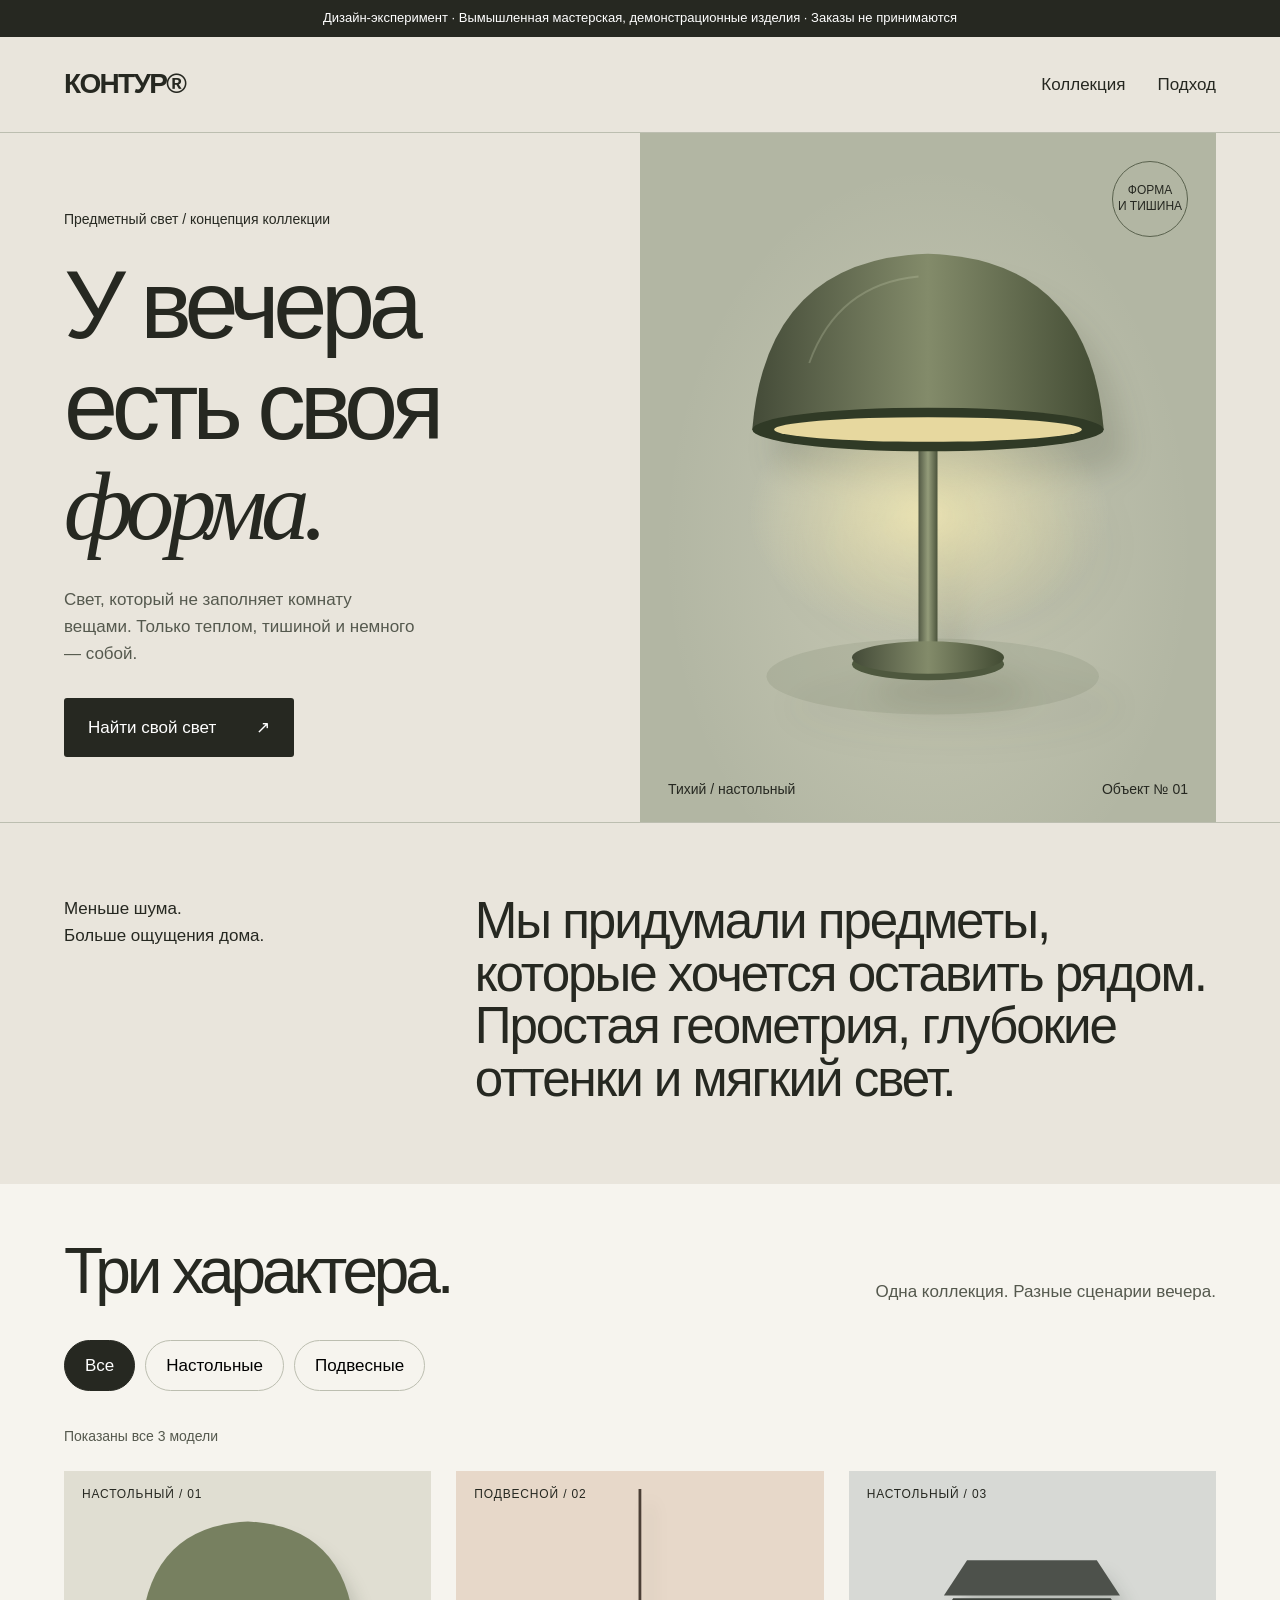
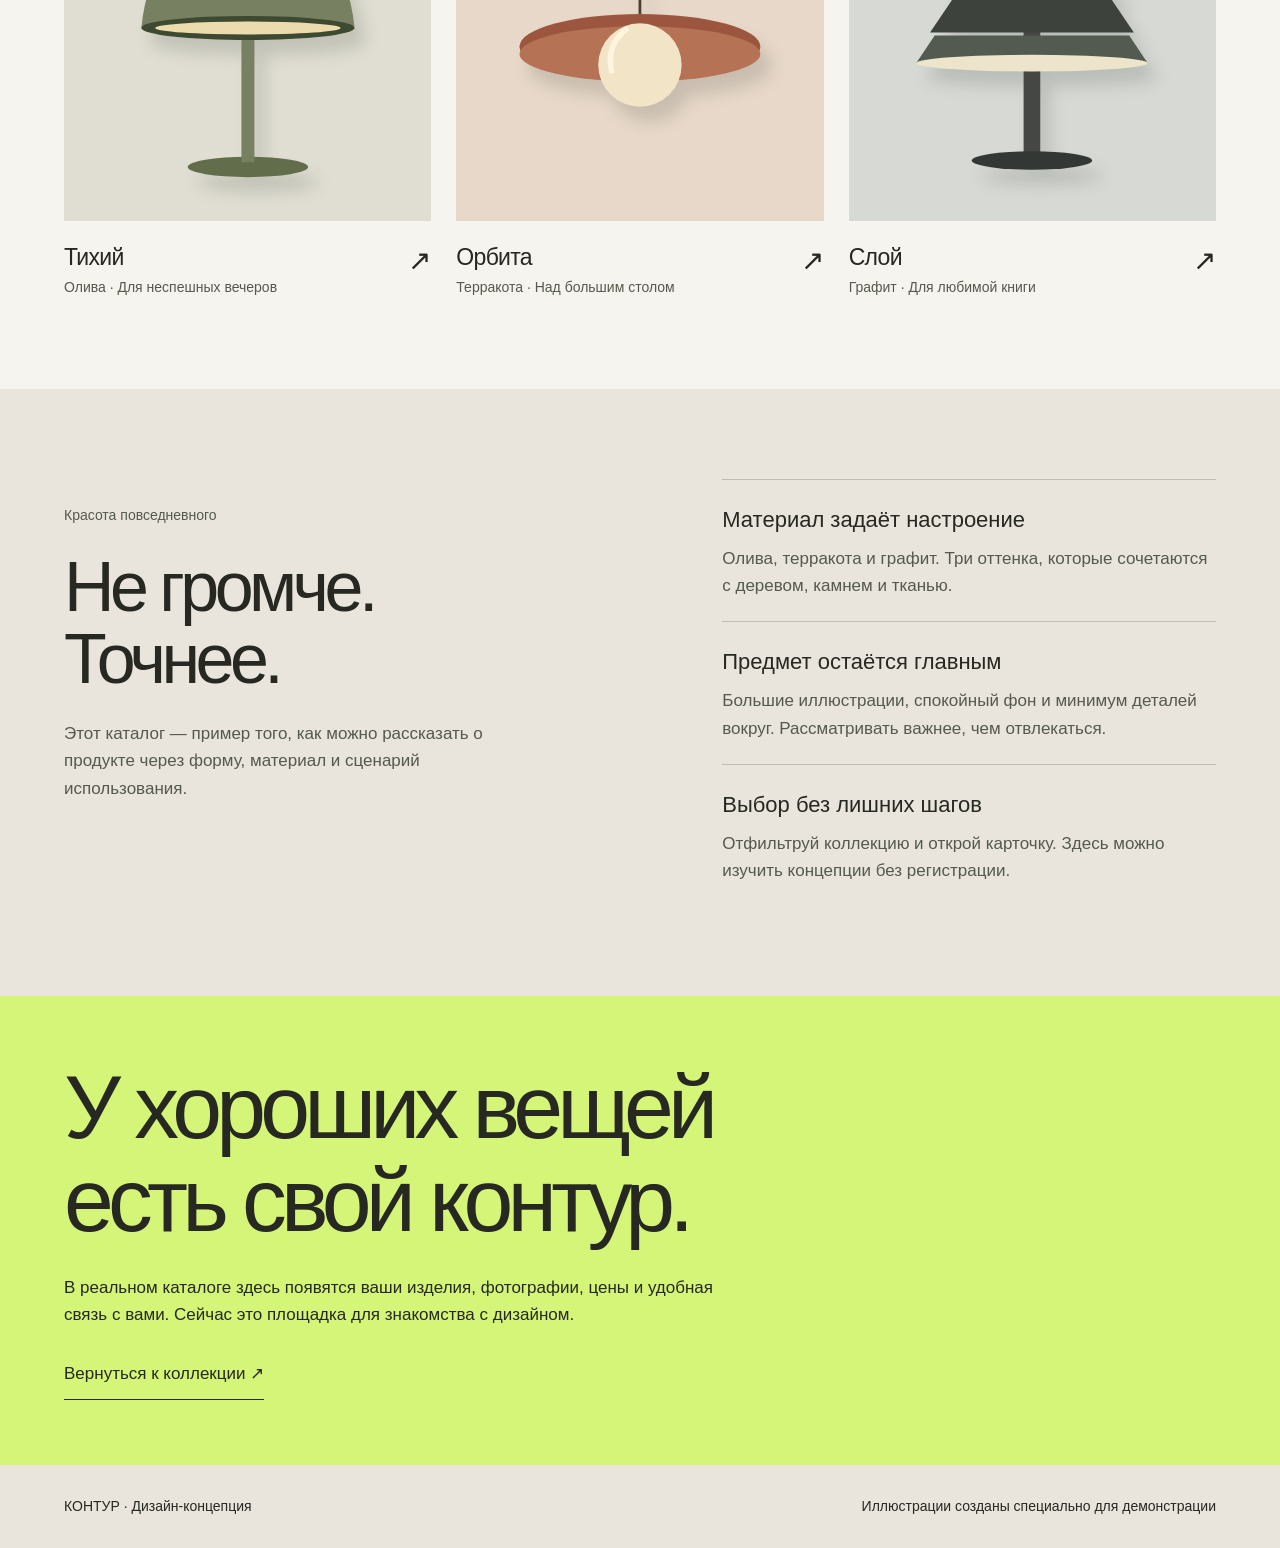
<file: design-lab/index.html>
<!doctype html><html lang="ru"><head><meta charset="utf-8"><meta name="viewport" content="width=device-width,initial-scale=1"><title>КОНТУР — свет, который остаётся</title><meta name="description" content="Демонстрационный каталог предметного света. Дизайн-концепция КОНТУР."><style>
:root{--paper:#e9e5dc;--ink:#262821;--muted:#55594e;--line:#bcbeb0;--accent:#d5f579}*{box-sizing:border-box}html{scroll-behavior:smooth}body{margin:0;background:var(--paper);color:var(--ink);font:17px/1.6 'Segoe UI',Arial,sans-serif}a{color:inherit;text-decoration:none}button{font:inherit;cursor:pointer}a:focus-visible,button:focus-visible{outline:3px solid #536c24;outline-offset:5px}h1,h2,h3,p{margin:0}h1,h2{font-weight:400;letter-spacing:-.065em;line-height:1.03}.wrap{max-width:1500px;margin:auto;padding:0 5vw}.notice{background:var(--ink);color:#fff;text-align:center;padding:8px 16px;font-size:13px}header{display:flex;justify-content:space-between;align-items:center;padding-top:24px!important;padding-bottom:24px!important;border-bottom:1px solid var(--line)}.logo{font-size:28px;letter-spacing:-.06em;font-weight:700}nav{display:flex;gap:32px}nav a{padding:10px 0}nav a:hover{text-decoration:underline}.hero{display:grid;grid-template-columns:1fr 1fr;min-height:690px;border-bottom:1px solid var(--line)}.hero-copy{padding:75px 7vw 60px 0;display:flex;flex-direction:column;align-items:flex-start}.eyebrow{font-size:14px;margin-bottom:25px}.hero h1{font-size:clamp(65px,7.6vw,115px)}.hero h1 em{font-family:Georgia,serif;font-weight:400}.lead{max-width:360px;color:var(--muted);margin:30px 0}.cta{background:var(--ink);color:#fff;padding:16px 24px;display:inline-flex;gap:40px;align-items:center;border:0;border-radius:3px;min-height:56px}.cta:hover{background:#414937}.hero-art{position:relative;overflow:hidden;background:#b2b6a3;display:grid;place-items:center;min-height:620px}.hero-art:before{content:'';position:absolute;inset:0;background:radial-gradient(ellipse at 50% 60%,#f4f0d850,transparent 65%)}.hero-art svg{height:570px;width:100%;filter:drop-shadow(22px 30px 14px #29301b26)}.art-caption{position:absolute;bottom:22px;left:28px;right:28px;display:flex;justify-content:space-between;font-size:14px}.corner{position:absolute;top:28px;right:28px;border:1px solid #5a624e;border-radius:50%;width:76px;height:76px;display:grid;place-content:center;text-align:center;font-size:12px;line-height:1.3}.intro{display:grid;grid-template-columns:1fr 2fr;gap:40px;padding-top:72px;padding-bottom:78px}.intro h2{font-size:clamp(32px,4vw,54px);max-width:870px;letter-spacing:-.04em}.catalog{padding-top:55px;padding-bottom:90px;background:#f6f4ee}.section-head{display:flex;justify-content:space-between;align-items:end;gap:25px;margin-bottom:35px}.section-head h2{font-size:64px}.section-head p{color:var(--muted)}.filters{display:flex;gap:10px;flex-wrap:wrap;margin-bottom:34px}.filters button{padding:11px 20px;border:1px solid var(--line);background:transparent;border-radius:30px;min-height:46px}.filters button[aria-pressed=true]{background:var(--ink);color:#fff;border-color:var(--ink)}.grid{display:grid;grid-template-columns:repeat(3,1fr);gap:25px}.product{border:0;background:transparent;text-align:left;padding:0;color:var(--ink);width:100%}.product[hidden]{display:none}.visual{height:350px;position:relative;display:grid;place-items:center;overflow:hidden;background:#e0ded2;transition:background .25s}.product:hover .visual{background:#d3d7bf}.visual svg{width:80%;height:90%;transition:transform .3s;filter:drop-shadow(10px 15px 8px #17201525)}.product:hover svg{transform:translateY(-8px)}.product small{position:absolute;left:18px;top:14px;font-size:12px;letter-spacing:.07em}.product-meta{display:flex;justify-content:space-between;gap:12px;margin-top:18px}.product h3{font-size:23px;font-weight:500;letter-spacing:-.03em}.product p{font-size:14px;color:var(--muted)}.arrow{font-size:28px}.process{display:grid;grid-template-columns:1.1fr 1fr;gap:9vw;padding-top:90px;padding-bottom:90px}.process h2{font-size:70px}.process>div>p{margin-top:25px;max-width:430px;color:var(--muted)}.process article{padding:22px 0;border-top:1px solid var(--line)}.process article h3{font-weight:500;font-size:22px}.process article p{margin-top:8px;color:var(--muted)}.closing{background:var(--accent);padding:65px 0}.closing h2{font-size:clamp(50px,7vw,96px);max-width:1000px}.closing p{max-width:650px;margin-top:28px}.closing a{display:inline-block;border-bottom:1px solid;padding:12px 0;margin-top:20px}footer{display:flex;justify-content:space-between;gap:20px;flex-wrap:wrap;padding-top:30px!important;padding-bottom:30px!important;font-size:14px}dialog{border:0;border-radius:8px;background:var(--paper);color:var(--ink);width:min(600px,calc(100% - 32px));padding:40px}dialog::backdrop{background:#171d18aa}dialog h2{font-size:48px;margin:25px 0}dialog p{margin:20px 0}dialog button{background:var(--ink);color:#fff;border:0;padding:12px 20px;min-height:46px}.count{font-size:14px;margin-bottom:24px;color:var(--muted)}.skip{position:absolute;top:-80px;background:var(--accent);padding:12px;z-index:9}.skip:focus{top:0}@media(max-width:850px){.hero{grid-template-columns:1fr 1fr;min-height:560px}.hero h1{font-size:70px}.hero-copy{padding-top:50px}.hero-art{min-height:560px}.hero-art svg{height:470px}.grid{gap:15px}.visual{height:270px}.process h2{font-size:54px}.intro{grid-template-columns:1fr 2fr}}@media(max-width:600px){.wrap{padding-left:22px;padding-right:22px}nav{gap:18px;font-size:15px}.logo{font-size:24px}.hero{display:flex;flex-direction:column}.hero-copy{padding:44px 0}.hero h1{font-size:76px}.hero-art{min-height:450px}.hero-art svg{height:420px}.intro{grid-template-columns:1fr;gap:20px;padding-top:45px;padding-bottom:50px}.intro h2{font-size:35px}.section-head{align-items:start;flex-direction:column;gap:15px}.section-head h2{font-size:52px}.grid{grid-template-columns:1fr}.visual{height:350px}.product-meta{margin-bottom:20px}.process{grid-template-columns:1fr;gap:40px;padding-top:55px;padding-bottom:55px}.process h2{font-size:59px}.closing{padding:45px 0}.filters button{padding:10px 16px}.notice{font-size:12px}dialog{padding:25px}}@media(prefers-reduced-motion:reduce){html{scroll-behavior:auto}*{transition:none!important}}
</style></head><body><a class="skip" href="#main">К содержимому</a><div class="notice" role="region" aria-label="О демонстрации">Дизайн-эксперимент · Вымышленная мастерская, демонстрационные изделия · Заказы не принимаются</div><header class="wrap"><a class="logo" href="#">КОНТУР®</a><nav aria-label="Навигация"><a href="#catalog">Коллекция</a><a href="#approach">Подход</a></nav></header><main id="main"><section class="hero wrap"><div class="hero-copy"><p class="eyebrow">Предметный свет / концепция коллекции</p><h1>У вечера<br>есть своя<br><em>форма.</em></h1><p class="lead">Свет, который не заполняет комнату вещами. Только теплом, тишиной и немного — собой.</p><a class="cta" href="#catalog">Найти свой свет <span aria-hidden="true">↗</span></a></div><div class="hero-art"><span class="corner">ФОРМА<br>И ТИШИНА</span><svg viewBox="0 0 500 600" role="img" aria-label="Авторская иллюстрация большого светильника с купольным плафоном"><defs><linearGradient id="shade"><stop stop-color="#444b38"/><stop offset=".5" stop-color="#838b6a"/><stop offset="1" stop-color="#424b33"/></linearGradient><linearGradient id="stem"><stop stop-color="#525944"/><stop offset=".5" stop-color="#949c7a"/><stop offset="1" stop-color="#4b533b"/></linearGradient><radialGradient id="glow"><stop stop-color="#fff3b7" stop-opacity=".7"/><stop offset="1" stop-color="#fff3b7" stop-opacity="0"/></radialGradient></defs><ellipse cx="255" cy="510" rx="175" ry="40" fill="#798169" opacity=".2"/><ellipse cx="250" cy="340" rx="190" ry="130" fill="url(#glow)"/><path d="M240 220h20v275h-20z" fill="url(#stem)"/><ellipse cx="250" cy="497" rx="80" ry="17" fill="#4e583e"/><ellipse cx="250" cy="490" rx="80" ry="17" fill="url(#shade)"/><path d="M65 250Q80 70 250 65Q420 70 435 250Z" fill="url(#shade)"/><ellipse cx="250" cy="250" rx="185" ry="23" fill="#303a26"/><ellipse cx="250" cy="250" rx="162" ry="13" fill="#e7d89f"/><path d="M125 180Q155 97 240 89" fill="none" stroke="#bec4a5" stroke-width="2" opacity=".3"/></svg><div class="art-caption"><span>Тихий / настольный</span><span>Объект № 01</span></div></div></section><section class="intro wrap"><p>Меньше шума.<br>Больше ощущения дома.</p><h2>Мы придумали предметы, которые хочется оставить рядом. Простая геометрия, глубокие оттенки и мягкий свет.</h2></section><section class="catalog" id="catalog"><div class="wrap"><div class="section-head"><h2>Три характера.</h2><p>Одна коллекция. Разные сценарии вечера.</p></div><div class="filters" role="group" aria-label="Тип светильника"><button aria-pressed="true" data-filter="all">Все</button><button aria-pressed="false" data-filter="table">Настольные</button><button aria-pressed="false" data-filter="pendant">Подвесные</button></div><p class="count" aria-live="polite">Показаны все 3 модели</p><div class="grid">
<button class="product" data-type="table" data-name="Тихий" data-description="Настольный светильник с широким куполом. В концепции: окрашенный металл, оливковый оттенок, тёплое рассеянное свечение. Для прикроватного столика или спокойного уголка гостиной."><div class="visual"><small>НАСТОЛЬНЫЙ / 01</small><svg viewBox="0 0 300 340" aria-hidden="true"><ellipse cx="150" cy="300" rx="65" ry="11" fill="#626d4c"/><path d="M143 140h14v155h-14z" fill="#778060"/><path d="M35 150Q45 40 150 35Q255 40 265 150Z" fill="#778060"/><ellipse cx="150" cy="150" rx="115" ry="13" fill="#3d4930"/><ellipse cx="150" cy="150" rx="100" ry="7" fill="#ecdcad"/></svg></div><div class="product-meta"><div><h3>Тихий</h3><p>Олива · Для неспешных вечеров</p></div><span class="arrow" aria-hidden="true">↗</span></div></button>
<button class="product" data-type="pendant" data-name="Орбита" data-description="Подвесной светильник с плоским кольцевым плафоном. В концепции: терракотовый металл, открытая светлая сфера. Для обеденного стола или центра небольшой комнаты."><div class="visual" style="background:#e7d8c9"><small>ПОДВЕСНОЙ / 02</small><svg viewBox="0 0 300 340" aria-hidden="true"><path d="M150 0v135" stroke="#4b3f36" stroke-width="3"/><ellipse cx="150" cy="170" rx="130" ry="35" fill="#9c553f"/><ellipse cx="150" cy="178" rx="130" ry="30" fill="#b57255"/><circle cx="150" cy="190" r="45" fill="#f2e4c6"/><path d="M137 150q-25 18-17 49" stroke="#fff4df" stroke-width="6" fill="none"/></svg></div><div class="product-meta"><div><h3>Орбита</h3><p>Терракота · Над большим столом</p></div><span class="arrow" aria-hidden="true">↗</span></div></button>
<button class="product" data-type="table" data-name="Слой" data-description="Компактный настольный светильник из ступенчатых геометрических форм. В концепции: матовый графитовый металл и светлая внутренняя поверхность. Для рабочего стола или домашней библиотеки."><div class="visual" style="background:#d7d9d5"><small>НАСТОЛЬНЫЙ / 03</small><svg viewBox="0 0 300 340" aria-hidden="true"><path d="M141 140h18v153h-18z" fill="#454744"/><ellipse cx="150" cy="293" rx="65" ry="10" fill="#343834"/><path d="M80 77h140l25 38H55Z" fill="#4d514b"/><path d="M65 118h170l25 37H40Z" fill="#3d423c"/><path d="M45 158h210l20 30H25Z" fill="#535a50"/><ellipse cx="150" cy="188" rx="125" ry="9" fill="#ece5cc"/></svg></div><div class="product-meta"><div><h3>Слой</h3><p>Графит · Для любимой книги</p></div><span class="arrow" aria-hidden="true">↗</span></div></button></div></div></section><section id="approach" class="process wrap"><div><p class="eyebrow">Красота повседневного</p><h2>Не громче.<br>Точнее.</h2><p>Этот каталог — пример того, как можно рассказать о продукте через форму, материал и сценарий использования.</p></div><div><article><h3>Материал задаёт настроение</h3><p>Олива, терракота и графит. Три оттенка, которые сочетаются с деревом, камнем и тканью.</p></article><article><h3>Предмет остаётся главным</h3><p>Большие иллюстрации, спокойный фон и минимум деталей вокруг. Рассматривать важнее, чем отвлекаться.</p></article><article><h3>Выбор без лишних шагов</h3><p>Отфильтруй коллекцию и открой карточку. Здесь можно изучить концепции без регистрации.</p></article></div></section><section class="closing"><div class="wrap"><h2>У хороших вещей<br>есть свой контур.</h2><p>В реальном каталоге здесь появятся ваши изделия, фотографии, цены и удобная связь с вами. Сейчас это площадка для знакомства с дизайном.</p><a href="#catalog">Вернуться к коллекции ↗</a></div></section></main><footer class="wrap"><span>КОНТУР · Дизайн-концепция</span><span>Иллюстрации созданы специально для демонстрации</span></footer><dialog aria-labelledby="detail-title"><button id="close">Закрыть ×</button><h2 id="detail-title"></h2><p id="detail-description"></p><p><strong>Демонстрационная модель.</strong> Продажа, цена и доставка не предусмотрены.</p></dialog><script>
const products=[...document.querySelectorAll('.product')];document.querySelectorAll('[data-filter]').forEach(button=>button.addEventListener('click',()=>{document.querySelectorAll('[data-filter]').forEach(b=>b.setAttribute('aria-pressed',String(b===button)));products.forEach(p=>p.hidden=button.dataset.filter!=='all'&&p.dataset.type!==button.dataset.filter);const n=products.filter(p=>!p.hidden).length;document.querySelector('.count').textContent=button.dataset.filter==='all'?'Показаны все 3 модели':`Найдено моделей: ${n}`;}));const dialog=document.querySelector('dialog');products.forEach(p=>p.addEventListener('click',()=>{document.querySelector('#detail-title').textContent=p.dataset.name;document.querySelector('#detail-description').textContent=p.dataset.description;dialog.showModal();}));document.querySelector('#close').addEventListener('click',()=>dialog.close());dialog.addEventListener('click',e=>{if(e.target===dialog){const r=dialog.getBoundingClientRect();if(e.clientX<r.left||e.clientX>r.right||e.clientY<r.top||e.clientY>r.bottom)dialog.close();}});
</script></body></html>
</file>
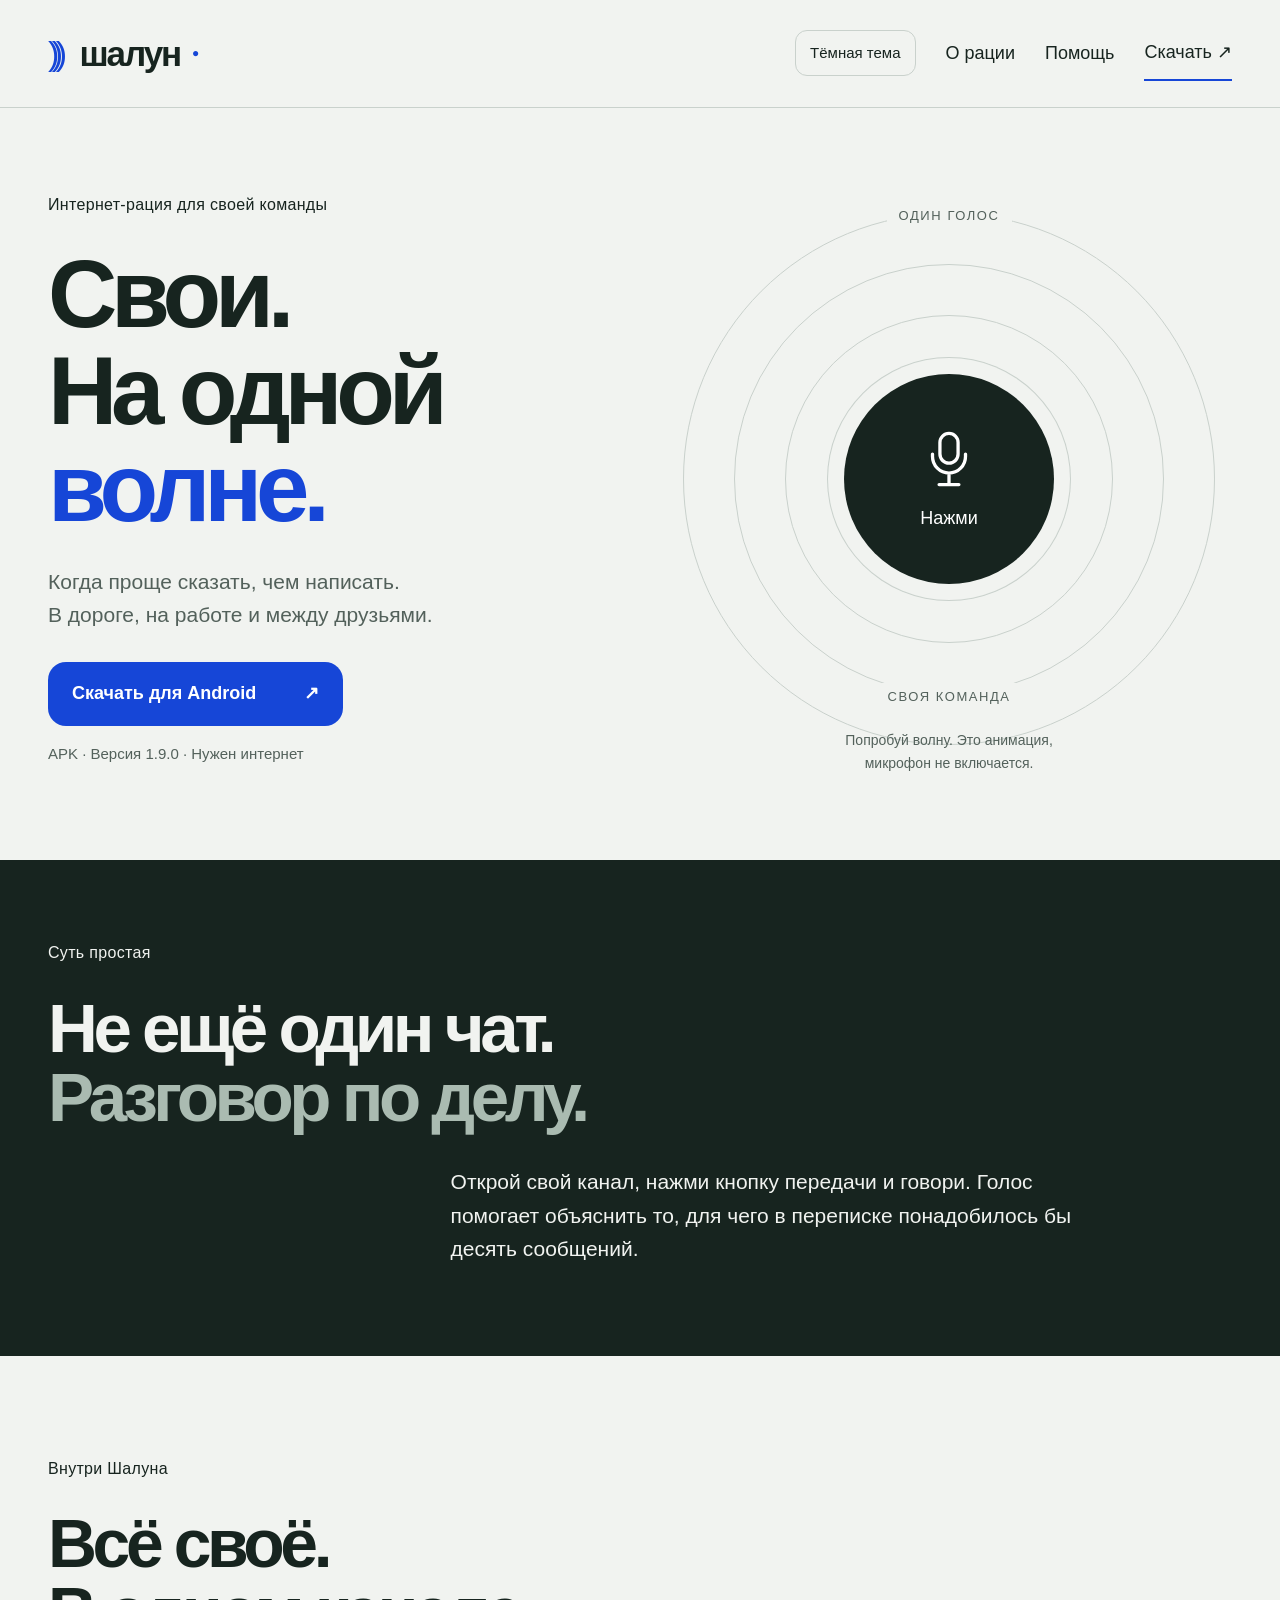
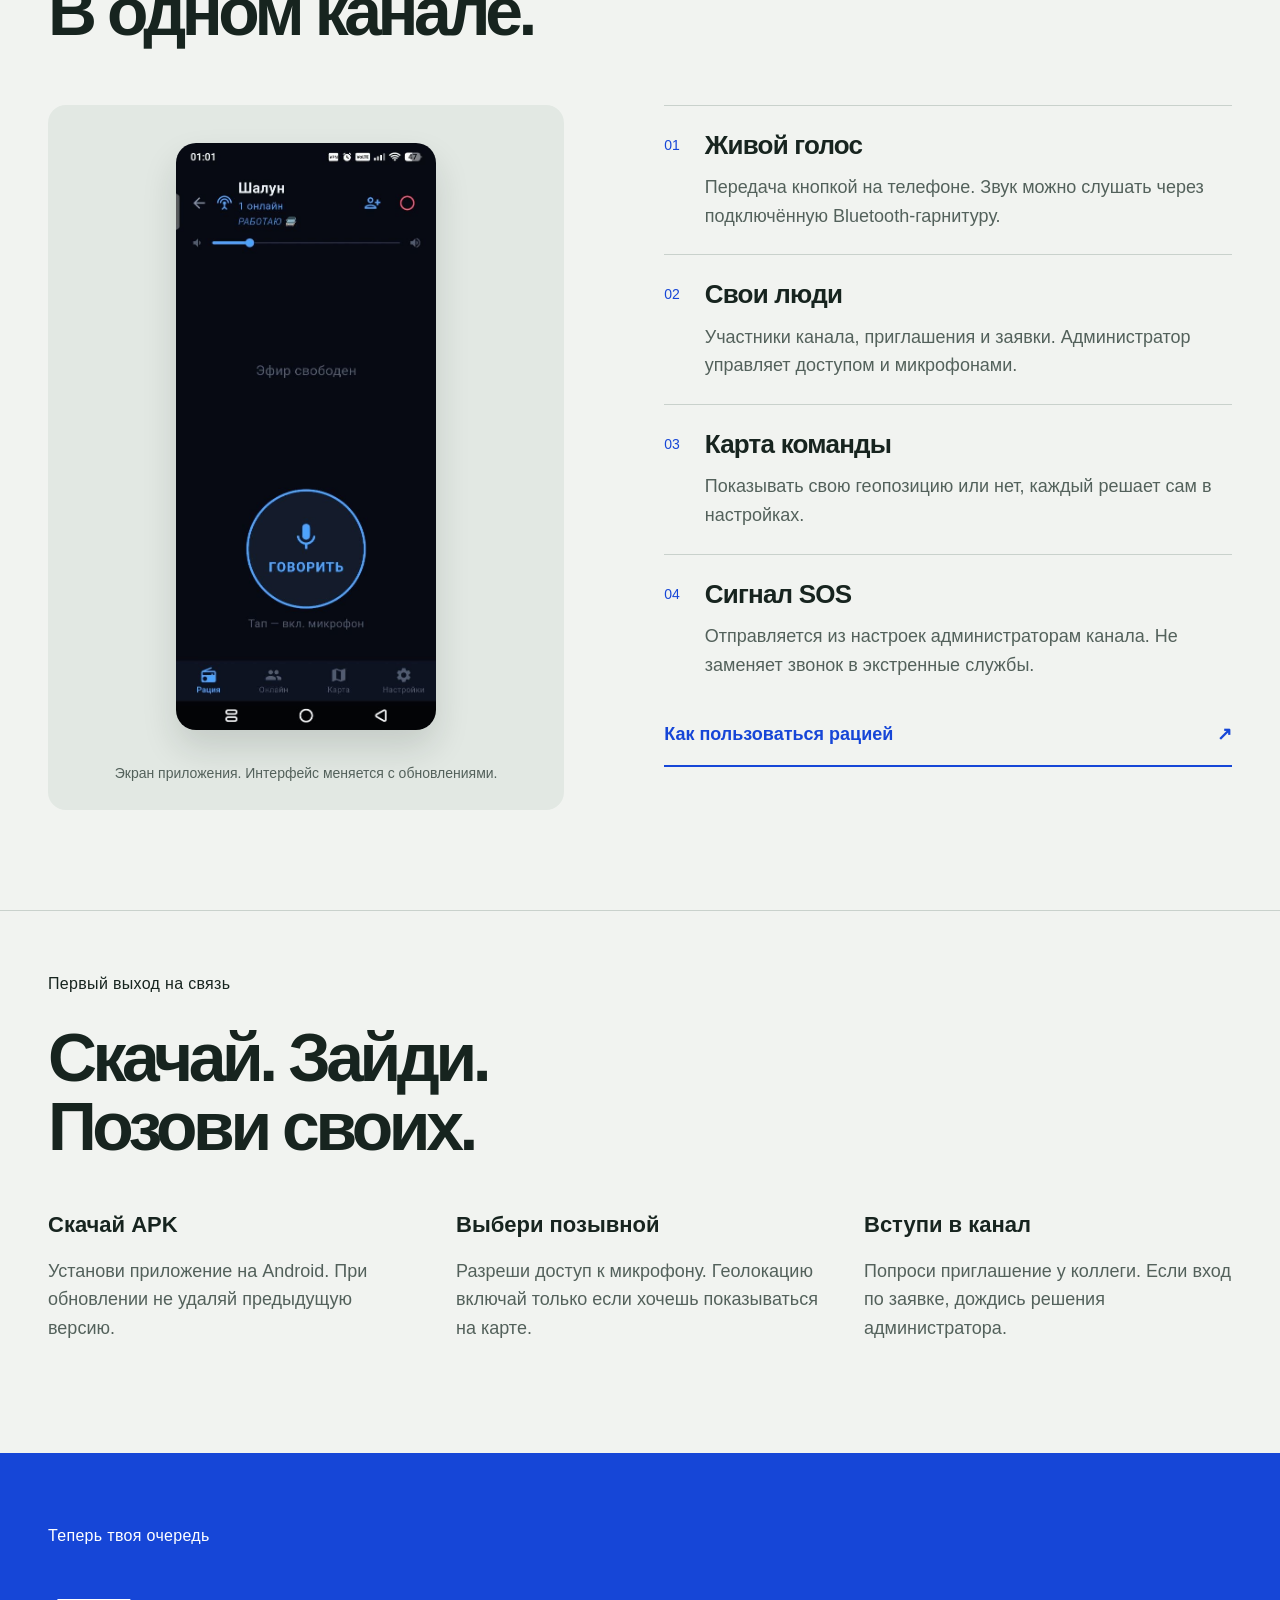
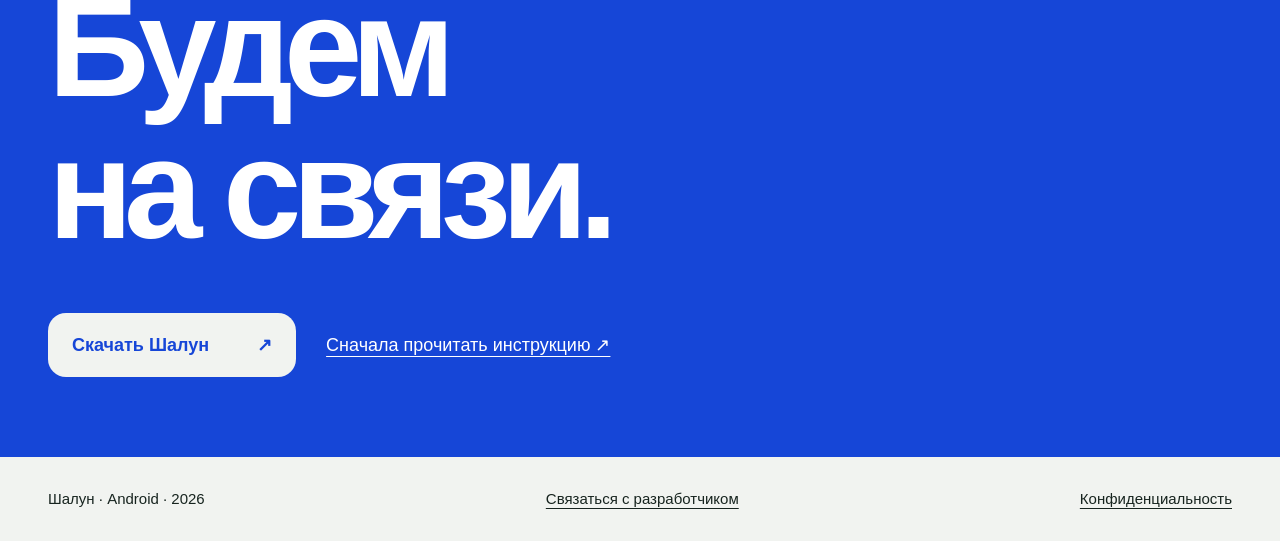
<file: next/index.html>
<!doctype html>
<html lang="ru"><head><meta charset="utf-8"><meta name="viewport" content="width=device-width,initial-scale=1"><meta name="theme-color" content="#f1f3f0"><title>Шалун · Свои на одной волне</title><meta name="description" content="Шалун: интернет-рация для своей команды. Скачайте приложение для Android, общайтесь голосом и найдите инструкции."><link rel="stylesheet" href="style.css"><link rel="icon" href="icon.svg"><meta property="og:title" content="Шалун · Свои на одной волне"><meta property="og:description" content="Меньше переписки. Больше живого голоса."><meta property="og:image" content="https://kelf2009-801.github.io/shalun2-landing/assets/radio.jpg"><link rel="canonical" href="https://kelf2009-801.github.io/shalun2-landing/next/"></head>
<body><a class="skip" href="#main">К содержимому</a><header class="wrap"><a class="brand" href="./" aria-label="Шалун, главная"><span class="mark" aria-hidden="true">)))</span>шалун<span class="brand-dot">●</span></a><nav aria-label="Основная навигация"><button class="theme-toggle" type="button" aria-label="Включить тёмную тему" aria-pressed="false">Тёмная тема</button><a href="#inside">О рации</a><a href="guide.html">Помощь</a><a class="nav-cta" href="../app-release.apk" download>Скачать ↗</a></nav></header>
<main id="main"><section class="hero wrap"><div class="hero-copy"><p class="label">Интернет-рация для своей команды</p><h1>Свои.<br>На одной<br><span>волне.</span></h1><p class="lead">Когда проще сказать, чем написать.<br>В дороге, на работе и между друзьями.</p><a class="button" href="../app-release.apk" download>Скачать для Android <span aria-hidden="true">↗</span></a><p class="small">APK · Версия 1.9.0 · Нужен интернет</p></div><div class="signal-stage"><div class="rings" aria-hidden="true"><i></i><i></i><i></i><i></i></div><div class="signal-label top">ОДИН ГОЛОС</div><button id="pulse" type="button" aria-describedby="demo-note"><svg viewBox="0 0 80 80" aria-hidden="true"><rect x="29" y="9" width="22" height="36" rx="11"/><path d="M20 34v3a20 20 0 0 0 40 0v-3M40 57v14M28 71h24"/></svg><span>Нажми</span></button><div class="signal-label bottom">СВОЯ КОМАНДА</div><p id="demo-note">Попробуй волну. Это анимация,<br>микрофон не включается.</p><span id="pulse-status" class="sr" aria-live="polite"></span></div></section>
<section class="statement"><div class="wrap"><p class="label">Суть простая</p><h2>Не ещё один чат.<br><span>Разговор по делу.</span></h2><p>Открой свой канал, нажми кнопку передачи и говори. Голос помогает объяснить то, для чего в переписке понадобилось бы десять сообщений.</p></div></section>
<section id="inside" class="wrap product"><div class="section-title"><p class="label">Внутри Шалуна</p><h2>Всё своё.<br>В одном канале.</h2></div><div class="product-grid"><figure class="screen"><img src="../assets/radio.jpg" width="1080" height="2400" loading="lazy" alt="Настоящий экран рации Шалун с кнопкой Говорить"><figcaption>Экран приложения. Интерфейс меняется с обновлениями.</figcaption></figure><div class="feature-index"><article><span>01</span><div><h3>Живой голос</h3><p>Передача кнопкой на телефоне. Звук можно слушать через подключённую Bluetooth-гарнитуру.</p></div></article><article><span>02</span><div><h3>Свои люди</h3><p>Участники канала, приглашения и заявки. Администратор управляет доступом и микрофонами.</p></div></article><article><span>03</span><div><h3>Карта команды</h3><p>Показывать свою геопозицию или нет, каждый решает сам в настройках.</p></div></article><article><span>04</span><div><h3>Сигнал SOS</h3><p>Отправляется из настроек администраторам канала. Не заменяет звонок в экстренные службы.</p></div></article><a class="text-link" href="guide.html">Как пользоваться рацией <span aria-hidden="true">↗</span></a></div></div></section>
<section class="start wrap"><p class="label">Первый выход на связь</p><h2>Скачай. Зайди.<br>Позови своих.</h2><div class="steps"><p><strong>Скачай APK</strong>Установи приложение на Android. При обновлении не удаляй предыдущую версию.</p><p><strong>Выбери позывной</strong>Разреши доступ к микрофону. Геолокацию включай только если хочешь показываться на карте.</p><p><strong>Вступи в канал</strong>Попроси приглашение у коллеги. Если вход по заявке, дождись решения администратора.</p></div></section>
<section class="download"><div class="wrap"><p class="label">Теперь твоя очередь</p><h2>Будем<br>на связи.</h2><a class="button light" href="../app-release.apk" download>Скачать Шалун <span aria-hidden="true">↗</span></a><a class="download-guide" href="guide.html">Сначала прочитать инструкцию ↗</a></div></section></main>
<footer class="wrap"><span>Шалун · Android · 2026</span><a href="https://t.me/Vandrey63">Связаться с разработчиком</a><a href="http://45.147.31.67:8000/privacy">Конфиденциальность</a></footer><script src="site.js" defer></script></body></html>
</file>
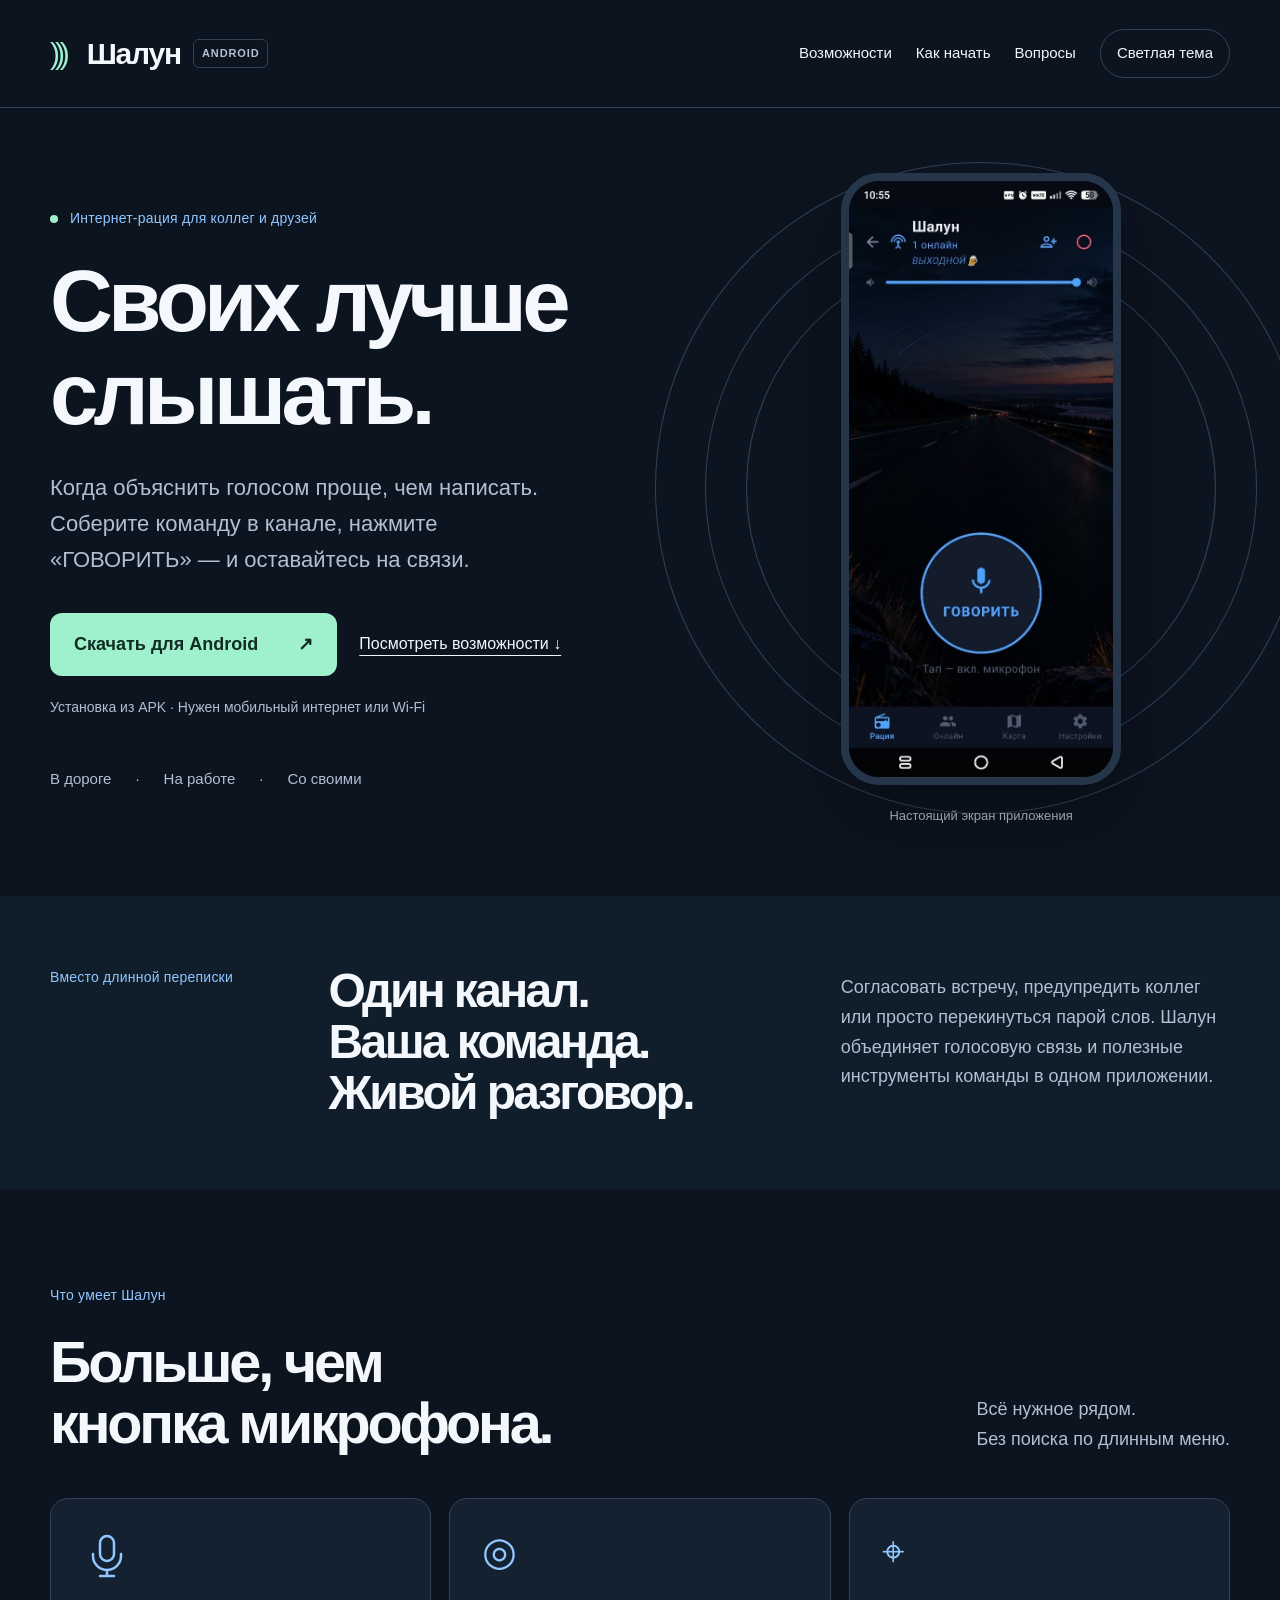
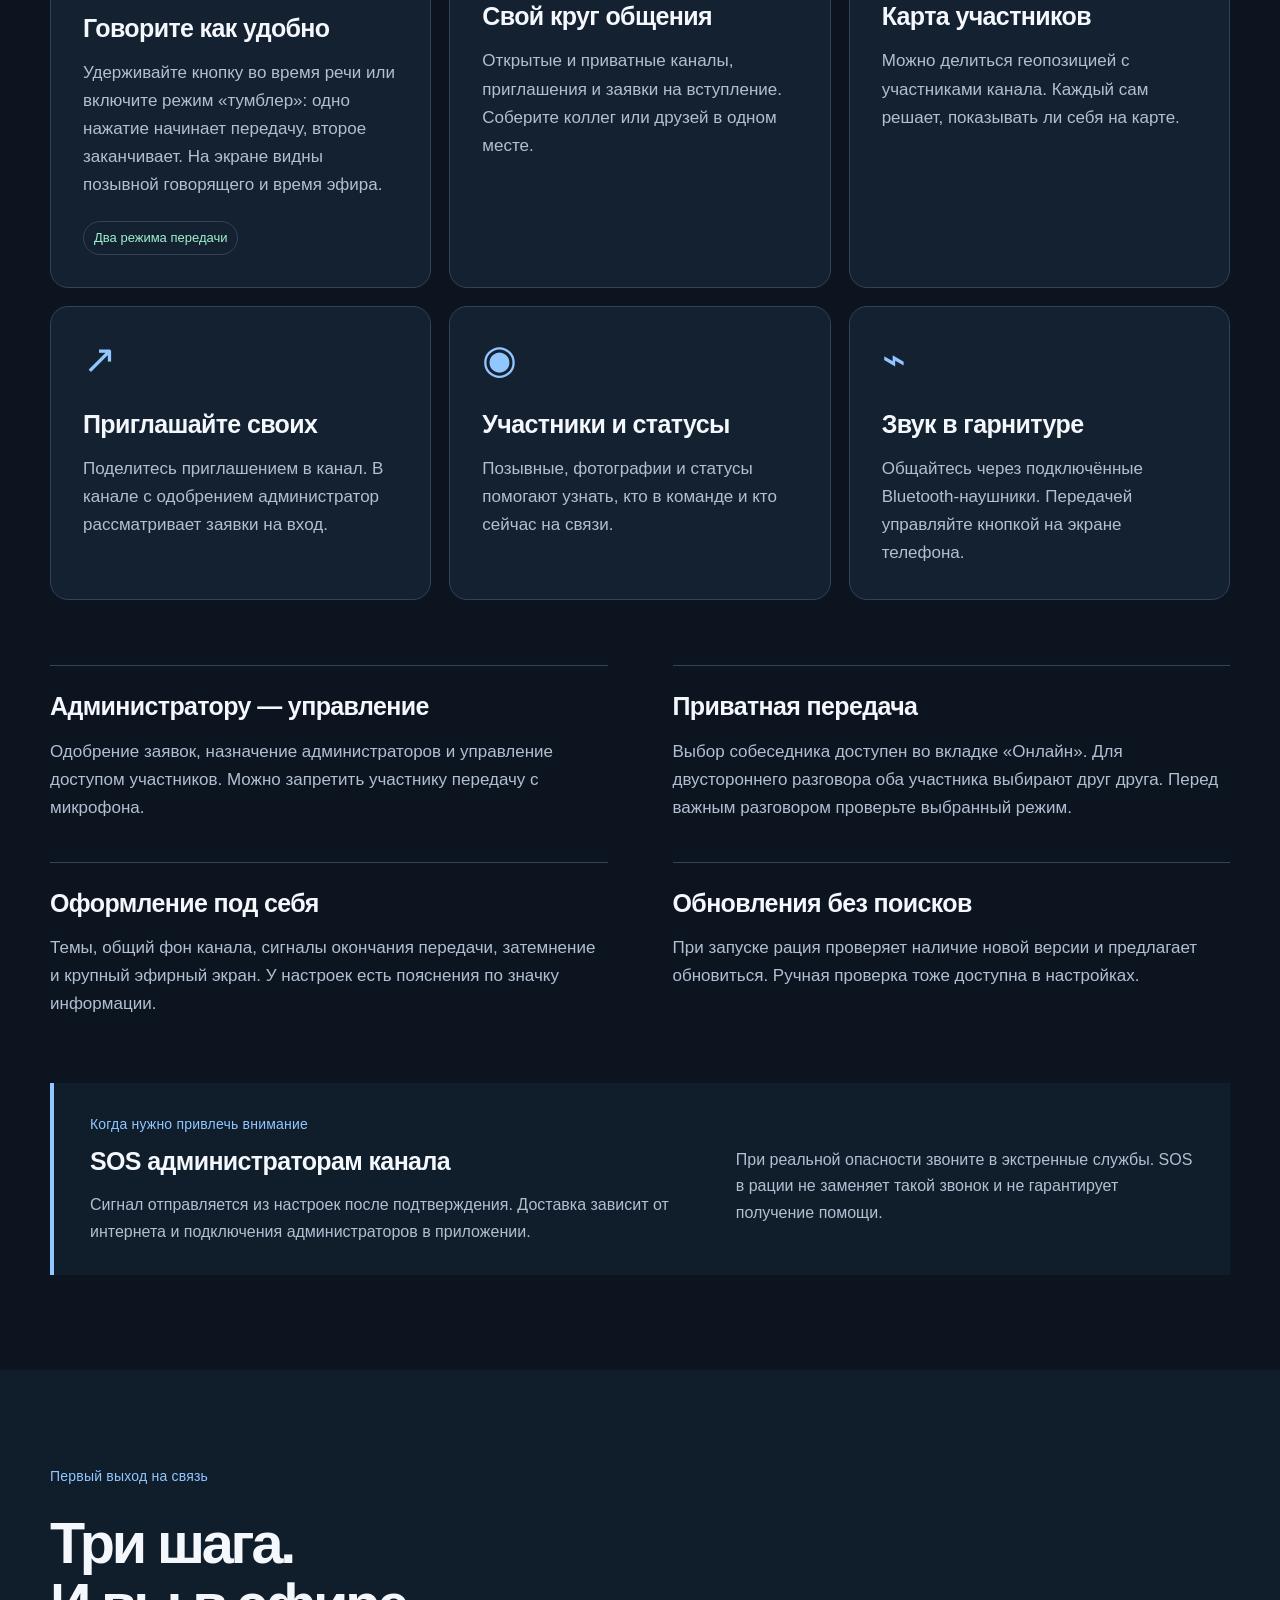
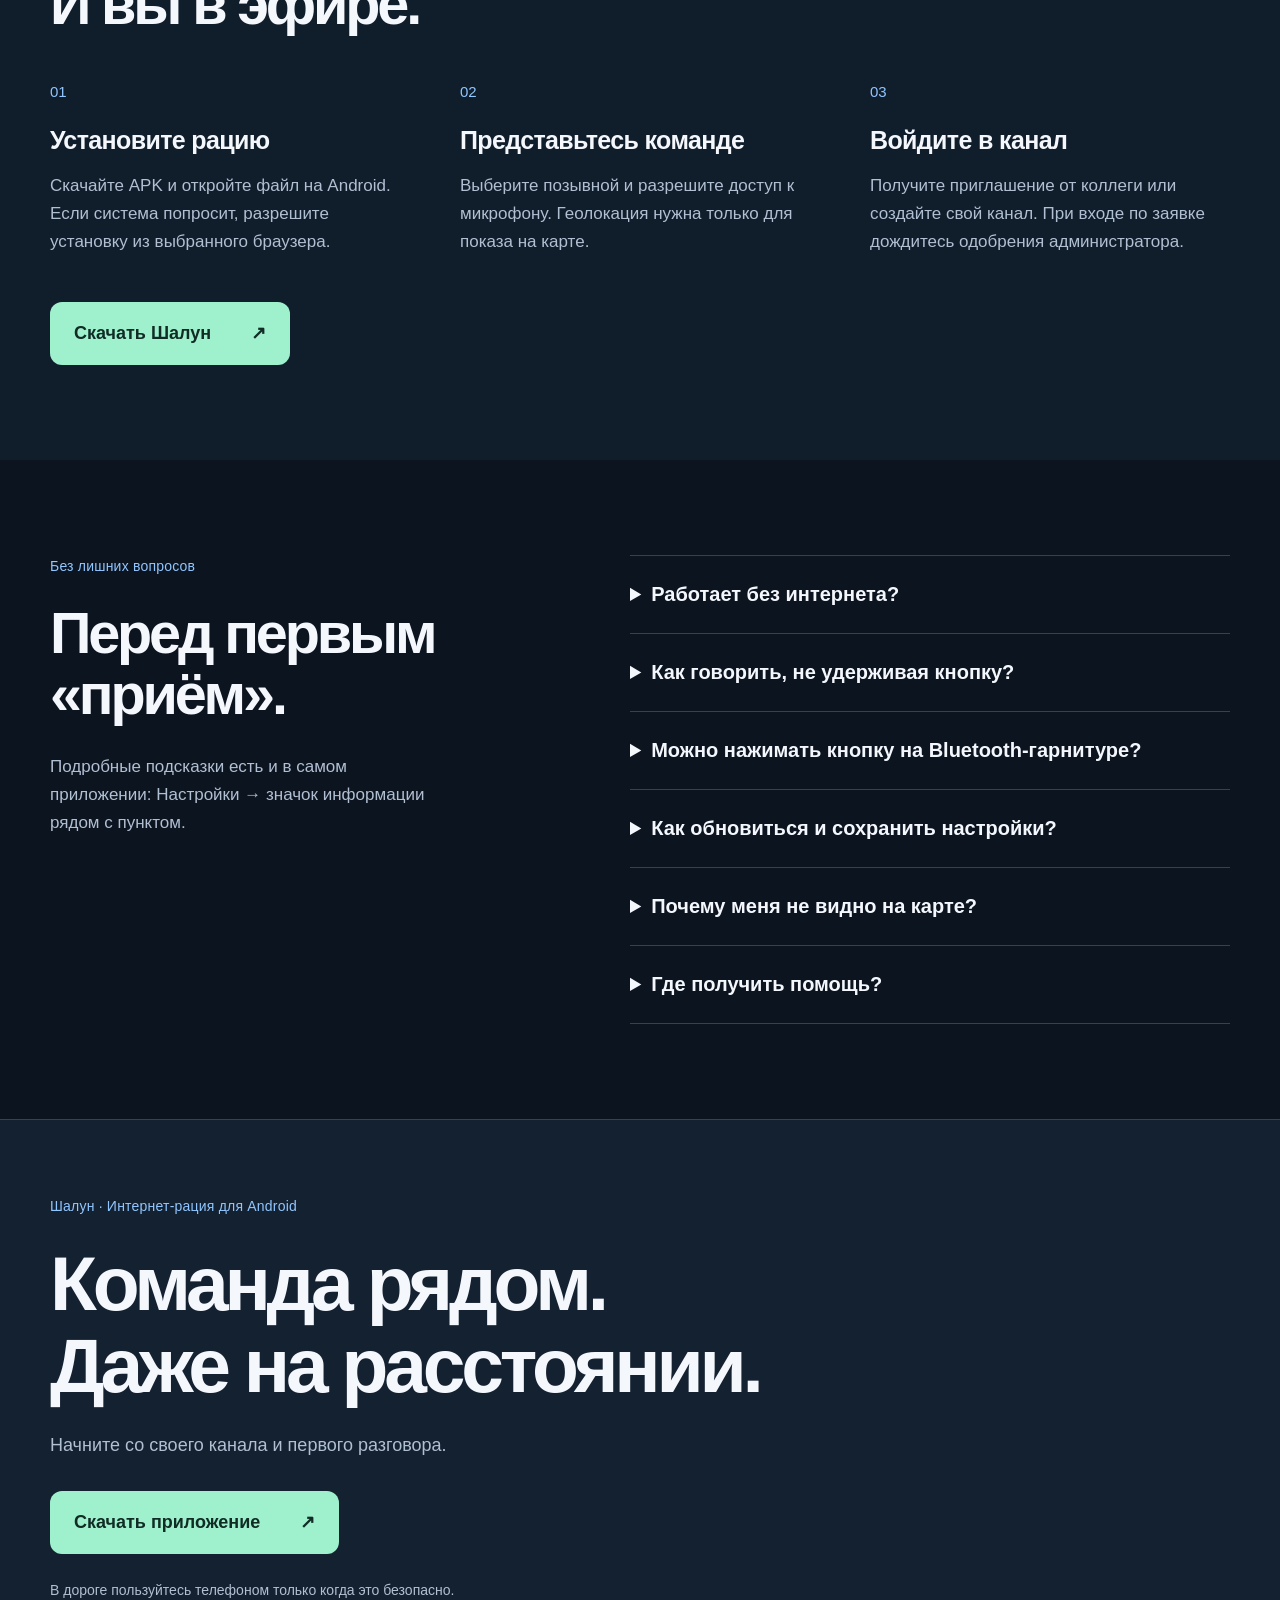
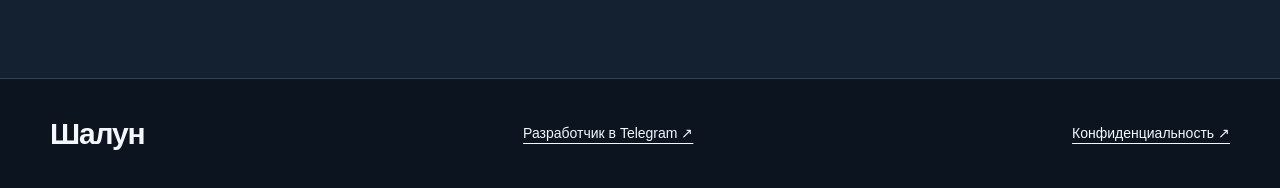
<file: promo/index.html>
<!doctype html>
<html lang="ru"><head><meta charset="utf-8"><meta name="viewport" content="width=device-width,initial-scale=1"><meta name="theme-color" content="#0c1420"><title>Шалун — интернет-рация для своей команды</title><meta name="description" content="Голосовая связь для коллег и друзей: каналы, участники, карта, гарнитура и управление доступом. Скачайте рацию Шалун для Android."><meta property="og:title" content="Шалун — свои всегда на связи"><meta property="og:description" content="Меньше переписки. Больше живого голоса. Интернет-рация для Android."><meta property="og:image" content="https://kelf2009-801.github.io/shalun2-landing/promo/assets/radio.jpg"><link rel="stylesheet" href="style.css"><link rel="icon" href="icon.svg"></head><body>
<a class="skip" href="#main">К содержимому</a>
<header class="wrap"><a class="brand" href="./"><span class="brand-symbol" aria-hidden="true">)))</span> Шалун<span class="platform">ANDROID</span></a><nav aria-label="Основное меню"><a href="#features">Возможности</a><a href="#start">Как начать</a><a href="#faq">Вопросы</a><button id="theme" type="button">Светлая тема</button></nav></header>
<main id="main"><section class="hero wrap"><div class="hero-copy"><p class="eyebrow"><span class="dot"></span> Интернет-рация для коллег и друзей</p><h1>Своих лучше<br>слышать.</h1><p class="intro">Когда объяснить голосом проще, чем написать. Соберите команду в канале, нажмите «ГОВОРИТЬ» — и оставайтесь на связи.</p><div class="actions"><a class="button" href="http://83.141.95.161:8000/app/download">Скачать для Android <span aria-hidden="true">↗</span></a><a class="secondary" href="#features">Посмотреть возможности ↓</a></div><p class="caption">Установка из APK · Нужен мобильный интернет или Wi-Fi</p><div class="scenarios"><span>В дороге</span><span>На работе</span><span>Со своими</span></div></div><figure class="hero-product"><div class="orbit" aria-hidden="true"></div><img src="assets/radio.jpg" width="1080" height="2400" alt="Главный экран рации Шалун: канал, громкость, кнопка ГОВОРИТЬ и нижняя навигация"><figcaption>Настоящий экран приложения</figcaption></figure></section>
<section class="manifesto"><div class="wrap manifesto-grid"><p class="eyebrow">Вместо длинной переписки</p><h2>Один канал.<br>Ваша команда.<br>Живой разговор.</h2><p>Согласовать встречу, предупредить коллег или просто перекинуться парой слов. Шалун объединяет голосовую связь и полезные инструменты команды в одном приложении.</p></div></section>
<section id="features" class="wrap section"><div class="section-heading"><div><p class="eyebrow">Что умеет Шалун</p><h2>Больше, чем<br>кнопка микрофона.</h2></div><p>Всё нужное рядом.<br>Без поиска по длинным меню.</p></div><div class="feature-grid"><article class="feature feature-large"><svg viewBox="0 0 48 48" aria-hidden="true"><rect x="17" y="5" width="14" height="25" rx="7"/><path d="M10 23v2a14 14 0 0 0 28 0v-2M24 39v6M17 45h14"/></svg><h3>Говорите как удобно</h3><p>Удерживайте кнопку во время речи или включите режим «тумблер»: одно нажатие начинает передачу, второе заканчивает. На экране видны позывной говорящего и время эфира.</p><span class="tag">Два режима передачи</span></article><article class="feature"><span class="glyph" aria-hidden="true">◎</span><h3>Свой круг общения</h3><p>Открытые и приватные каналы, приглашения и заявки на вступление. Соберите коллег или друзей в одном месте.</p></article><article class="feature"><span class="glyph" aria-hidden="true">⌖</span><h3>Карта участников</h3><p>Можно делиться геопозицией с участниками канала. Каждый сам решает, показывать ли себя на карте.</p></article><article class="feature"><span class="glyph" aria-hidden="true">↗</span><h3>Приглашайте своих</h3><p>Поделитесь приглашением в канал. В канале с одобрением администратор рассматривает заявки на вход.</p></article><article class="feature"><span class="glyph" aria-hidden="true">◉</span><h3>Участники и статусы</h3><p>Позывные, фотографии и статусы помогают узнать, кто в команде и кто сейчас на связи.</p></article><article class="feature"><span class="glyph" aria-hidden="true">⌁</span><h3>Звук в гарнитуре</h3><p>Общайтесь через подключённые Bluetooth-наушники. Передачей управляйте кнопкой на экране телефона.</p></article></div>
<div class="details-grid"><article><h3>Администратору — управление</h3><p>Одобрение заявок, назначение администраторов и управление доступом участников. Можно запретить участнику передачу с микрофона.</p></article><article><h3>Приватная передача</h3><p>Выбор собеседника доступен во вкладке «Онлайн». Для двустороннего разговора оба участника выбирают друг друга. Перед важным разговором проверьте выбранный режим.</p></article><article><h3>Оформление под себя</h3><p>Темы, общий фон канала, сигналы окончания передачи, затемнение и крупный эфирный экран. У настроек есть пояснения по значку информации.</p></article><article><h3>Обновления без поисков</h3><p>При запуске рация проверяет наличие новой версии и предлагает обновиться. Ручная проверка тоже доступна в настройках.</p></article></div>
<aside class="sos"><div><p class="eyebrow">Когда нужно привлечь внимание</p><h3>SOS администраторам канала</h3><p>Сигнал отправляется из настроек после подтверждения. Доставка зависит от интернета и подключения администраторов в приложении.</p></div><p class="sos-note">При реальной опасности звоните в экстренные службы. SOS в рации не заменяет такой звонок и не гарантирует получение помощи.</p></aside></section>
<section id="start" class="start"><div class="wrap section"><p class="eyebrow">Первый выход на связь</p><h2>Три шага.<br>И вы в эфире.</h2><ol class="steps"><li><span>01</span><h3>Установите рацию</h3><p>Скачайте APK и откройте файл на Android. Если система попросит, разрешите установку из выбранного браузера.</p></li><li><span>02</span><h3>Представьтесь команде</h3><p>Выберите позывной и разрешите доступ к микрофону. Геолокация нужна только для показа на карте.</p></li><li><span>03</span><h3>Войдите в канал</h3><p>Получите приглашение от коллеги или создайте свой канал. При входе по заявке дождитесь одобрения администратора.</p></li></ol><a class="button" href="http://83.141.95.161:8000/app/download">Скачать Шалун <span aria-hidden="true">↗</span></a></div></section>
<section id="faq" class="wrap section faq"><div><p class="eyebrow">Без лишних вопросов</p><h2>Перед первым<br>«приём».</h2><p>Подробные подсказки есть и в самом приложении: Настройки → значок информации рядом с пунктом.</p></div><div class="questions"><details><summary>Работает без интернета?</summary><p>Нет. Шалун передаёт голос через интернет: мобильную сеть или Wi-Fi. Качество связи зависит от покрытия и соединения. Это не радиостанция с прямой передачей между телефонами.</p></details><details><summary>Как говорить, не удерживая кнопку?</summary><p>В настройках включите режим «тумблер». Нажмите «ГОВОРИТЬ», чтобы включить микрофон, затем нажмите ещё раз, чтобы закончить передачу.</p></details><details><summary>Можно нажимать кнопку на Bluetooth-гарнитуре?</summary><p>Звук через подключённую гарнитуру поддерживается. Управление передачей выполняется на экране телефона; работа аппаратной PTT-кнопки гарнитуры не заявлена.</p></details><details><summary>Как обновиться и сохранить настройки?</summary><p>Установите новую APK поверх предыдущей версии, не удаляя приложение. При запуске появится предложение обновления. Либо откройте «Настройки → Проверить обновления».</p></details><details><summary>Почему меня не видно на карте?</summary><p>Включите «Показывать меня на карте», предоставьте доступ к геолокации и проверьте интернет. При выключенной настройке делиться координатами не нужно. Отметка может показывать последнее полученное местоположение.</p></details><details><summary>Где получить помощь?</summary><p>Напишите разработчику в Telegram. Укажите версию рации, модель телефона и что именно не получилось. По возможности приложите скриншот.</p><a href="https://t.me/Vandrey63">Открыть Telegram разработчика ↗</a></details></div></section>
<section class="final-cta"><div class="wrap"><p class="eyebrow">Шалун · Интернет-рация для Android</p><h2>Команда рядом.<br>Даже на расстоянии.</h2><p>Начните со своего канала и первого разговора.</p><a class="button" href="http://83.141.95.161:8000/app/download">Скачать приложение <span aria-hidden="true">↗</span></a><p class="caption">В дороге пользуйтесь телефоном только когда это безопасно.</p></div></section></main><footer class="wrap"><a class="brand" href="./">Шалун</a><a href="https://t.me/Vandrey63">Разработчик в Telegram ↗</a><a href="http://83.141.95.161:8000/privacy">Конфиденциальность ↗</a></footer><script src="site.js" defer></script></body></html>
</file>
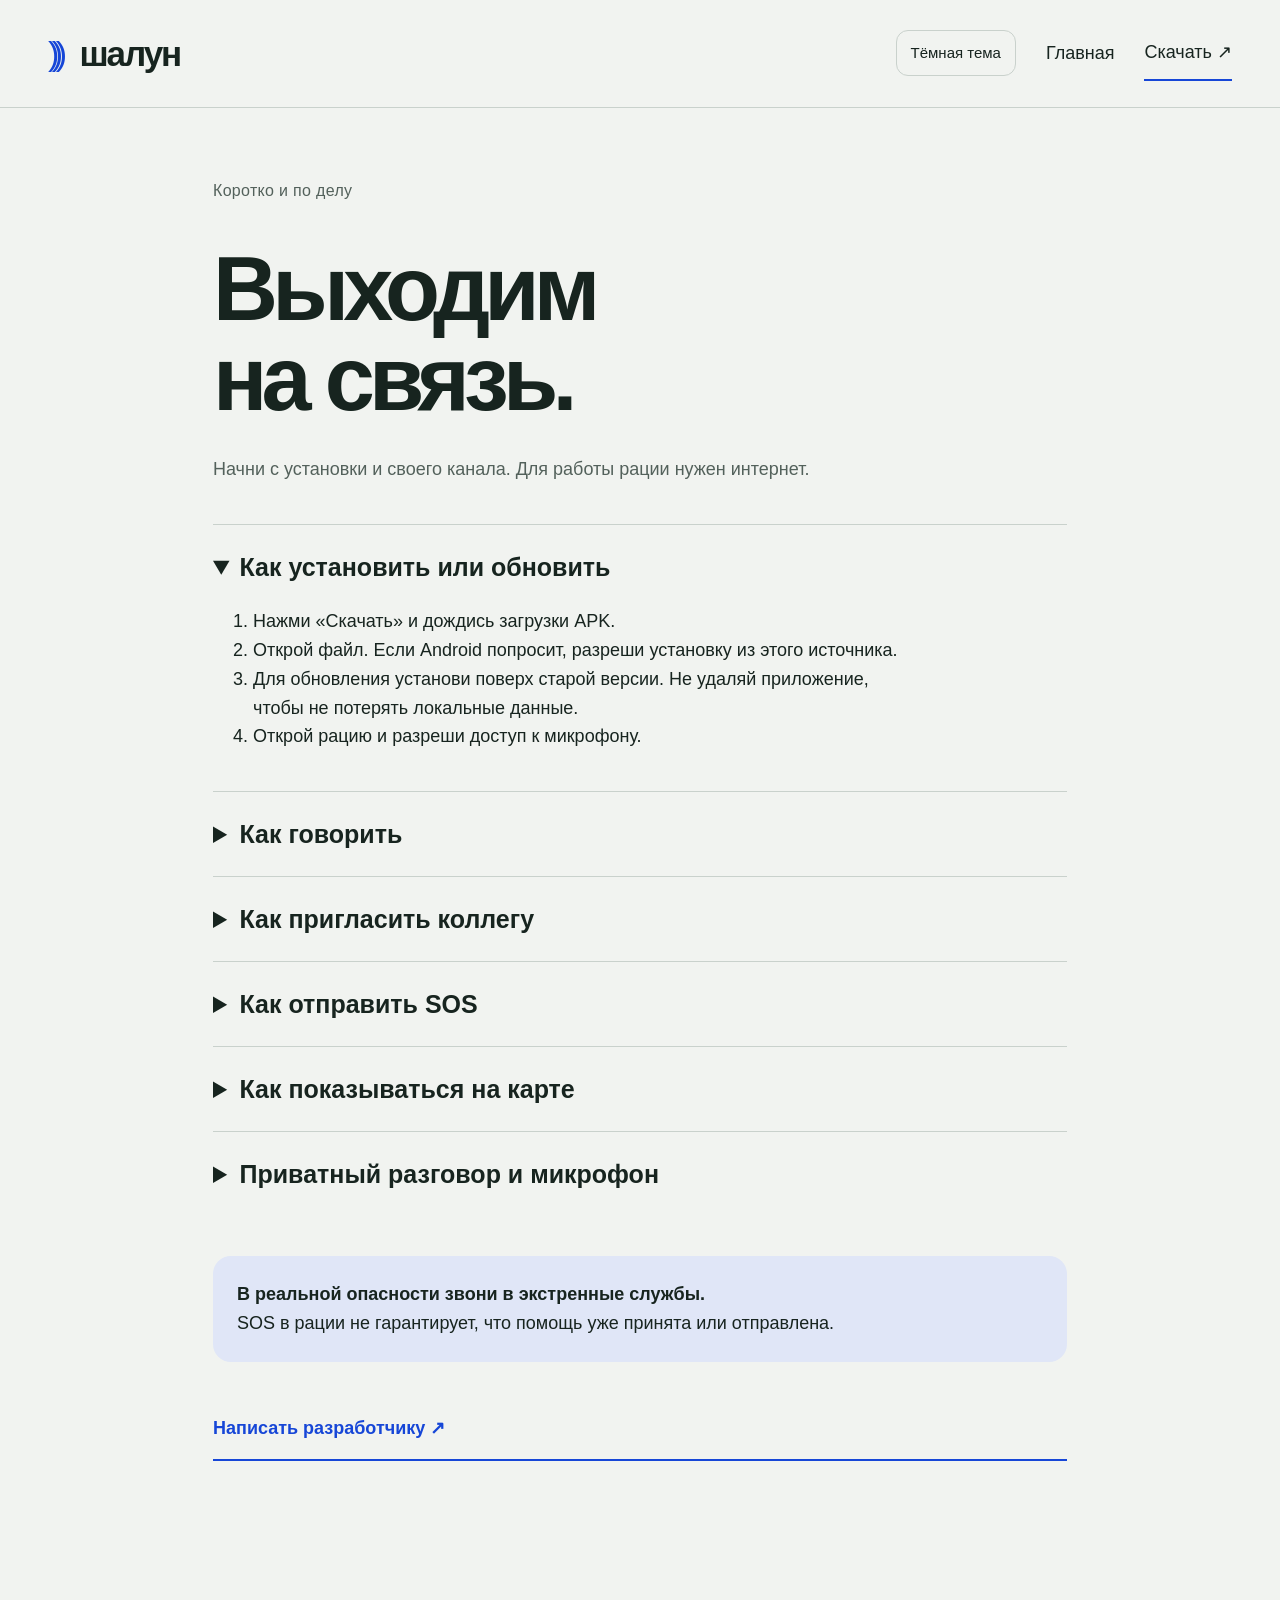
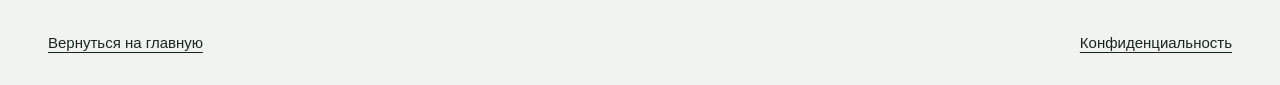
<file: next/guide.html>
<!doctype html><html lang="ru"><head><meta charset="utf-8"><meta name="viewport" content="width=device-width,initial-scale=1"><title>Помощь · Рация Шалун</title><meta name="description" content="Установка Шалуна, голосовая передача, приглашения, карта и SOS. Короткие инструкции для участников."><link rel="stylesheet" href="style.css"><link rel="icon" href="icon.svg"></head><body><a class="skip" href="#main">К содержимому</a><header class="wrap"><a class="brand" href="./"><span class="mark" aria-hidden="true">)))</span>шалун</a><nav aria-label="Основная навигация"><button class="theme-toggle" type="button" aria-label="Включить тёмную тему" aria-pressed="false">Тёмная тема</button><a href="./">Главная</a><a class="nav-cta" href="../app-release.apk" download>Скачать ↗</a></nav></header><main id="main" class="guide wrap"><p class="label">Коротко и по делу</p><h1>Выходим<br>на связь.</h1><p>Начни с установки и своего канала. Для работы рации нужен интернет.</p><details open><summary>Как установить или обновить</summary><ol><li>Нажми «Скачать» и дождись загрузки APK.</li><li>Открой файл. Если Android попросит, разреши установку из этого источника.</li><li>Для обновления установи поверх старой версии. Не удаляй приложение, чтобы не потерять локальные данные.</li><li>Открой рацию и разреши доступ к микрофону.</li></ol></details><details><summary>Как говорить</summary><p>В обычном режиме удерживай «ГОВОРИТЬ» во время передачи. Если в настройках включён тумблер PTT, первое нажатие включает микрофон, второе выключает. Подключённые Bluetooth-наушники можно использовать для звука; управление остаётся на телефоне.</p></details><details><summary>Как пригласить коллегу</summary><p>Открой список участников и найди действие «Пригласить» или «Поделиться» в доступном меню канала. Отправь приглашение коллеге. Если канал требует одобрения, администратор должен принять заявку.</p></details><details><summary>Как отправить SOS</summary><p>Открой «Настройки → Помощь → Отправить SOS». Проверь название канала и подтверди отправку. Это сигнал администраторам внутри приложения, не звонок в службу спасения. Доставка зависит от интернета и подключения получателя.</p></details><details><summary>Как показываться на карте</summary><p>Включи «Показывать меня на карте» в настройках и предоставь разрешение на геолокацию. Участие добровольное. Если координаты устарели, не считай отметку точным текущим местоположением.</p></details><details><summary>Приватный разговор и микрофон</summary><p>В версии 1.9.0 внесены исправления приватной передачи и админского запрета микрофона. Проверка на реальных телефонах ещё продолжается. До подтверждения результата не передавай конфиденциальные сведения через приватный режим.</p><p>Для двустороннего приватного теста оба собеседника выбирают друг друга во вкладке «Онлайн». Третий участник проверяет, что не слышит передачу.</p></details><div class="notice"><strong>В реальной опасности звони в экстренные службы.</strong><p>SOS в рации не гарантирует, что помощь уже принята или отправлена.</p></div><p style="margin-top:36px"><a class="text-link" href="https://t.me/Vandrey63">Написать разработчику ↗</a></p></main><footer class="wrap"><a href="./">Вернуться на главную</a><a href="http://45.147.31.67:8000/privacy">Конфиденциальность</a></footer><script src="site.js" defer></script></body></html>
</file>
<file: assets/css/tokens.css>
/* Токены — единственный источник значений.
   Смена палитры или шкалы здесь меняет всю страницу; в секциях
   чисел напрямую нет, иначе одна и та же цифра начнёт жить в трёх местах
   и разъедется через месяц. */

:root {
  /* Поверхности. Белый — основной, светло-серый разделяет полосы. */
  --white: #ffffff;
  --surface: #f5f7fa;
  --surface-2: #eef1f6;

  /* Текст. Графит вместо чистого чёрного: на белом меньше режет глаз. */
  --ink: #0f172a;
  --ink-2: #475569;
  --ink-3: #64748b;

  /* Акцент взят из самого приложения (тема «Ночной дозор»).
     ПОЧЕМУ так: скриншоты внутри синие, и акцент того же семейства
     не спорит с ними, а связывает страницу с продуктом. */
  --accent: #2563eb;
  --accent-hover: #1d4ed8;
  --accent-soft: #eff4ff;

  /* Служебные состояния. Используются по смыслу, не для украшения. */
  --ok: #059669;
  --warn: #b45309;
  --danger: #dc2626;

  /* Линии */
  --line: #e2e8f0;
  --line-soft: #edf1f6;

  /* Отступы по шкале, кратной четырём: ритм читается без линейки. */
  --s1: 0.25rem;
  --s2: 0.5rem;
  --s3: 0.75rem;
  --s4: 1rem;
  --s5: 1.5rem;
  --s6: 2rem;
  --s7: 3rem;
  --s8: 4rem;
  --s9: 6rem;

  /* Типографика. Manrope для заголовков — у него плотные, собранные
     формы; Inter для текста — надёжная кириллица на мелких кеглях. */
  --font-display: "Manrope", "Inter", system-ui, -apple-system, sans-serif;
  --font-body: "Inter", system-ui, -apple-system, "Segoe UI", sans-serif;

  --text-xs: 0.8125rem;
  --text-sm: 0.9375rem;
  --text-base: 1.0625rem;
  --text-lg: 1.25rem;
  --text-xl: 1.5rem;
  --text-2xl: 1.875rem;
  --text-3xl: clamp(1.875rem, 3.2vw, 2.5rem);
  --text-hero: clamp(2.125rem, 4.2vw, 3.5rem);

  /* Радиусы: скриншоты и кнопки скруглены по-разному, но по правилу. */
  --r-sm: 8px;
  --r-md: 12px;
  --r-lg: 18px;
  --r-device: 26px;

  /* Тени мягкие и многослойные: предмет лежит на светлой поверхности,
     а не висит с неоновым свечением. */
  --shadow-sm: 0 1px 2px rgba(15, 23, 42, 0.05);
  --shadow-md: 0 4px 12px -2px rgba(15, 23, 42, 0.08),
    0 2px 4px -2px rgba(15, 23, 42, 0.04);
  --shadow-lg: 0 24px 48px -12px rgba(15, 23, 42, 0.16),
    0 8px 16px -8px rgba(15, 23, 42, 0.08);

  --wrap: 1160px;
  --gutter: clamp(1.25rem, 4vw, 2.5rem);

  --t-fast: 140ms;
  --t-base: 220ms;
  --ease: cubic-bezier(0.4, 0, 0.2, 1);
}
</file>
<file: assets/css/base.css>
/* Базовый слой: сброс, типографика, примитивы, доступность.
   Секции берут значения только отсюда и из tokens.css. */

*,
*::before,
*::after {
  box-sizing: border-box;
}

html {
  -webkit-text-size-adjust: 100%;
  scroll-behavior: smooth;
  /* Якорные переходы не должны прятать заголовок под липкой шапкой.
     68 px шапка + 24 px воздух: проверено переходом по «Демонстрация». */
  scroll-padding-top: 92px;
}

body {
  margin: 0;
  background: var(--white);
  color: var(--ink);
  font-family: var(--font-body);
  font-size: var(--text-base);
  line-height: 1.65;
  -webkit-font-smoothing: antialiased;
  text-rendering: optimizeLegibility;
  overflow-x: hidden;
}

img,
svg {
  display: block;
  max-width: 100%;
}

img {
  height: auto;
}

h1,
h2,
h3,
h4,
p,
dl,
dd,
figure,
ul,
ol {
  margin: 0;
}

ul,
ol {
  padding: 0;
  list-style: none;
}

a {
  color: inherit;
  text-decoration: none;
}

button {
  font: inherit;
  color: inherit;
  background: none;
  border: 0;
  cursor: pointer;
}

:focus-visible {
  outline: 2px solid var(--accent);
  outline-offset: 3px;
  border-radius: 4px;
}

/* --- Примитивы --- */

.wrap {
  width: 100%;
  max-width: var(--wrap);
  margin-inline: auto;
  padding-inline: var(--gutter);
}

/* Надзаголовок секции. Обычный регистр, акцент цветом, а не капсом:
   капс и разрядка — признак «терминала», который мы убрали. */
.eyebrow {
  font-family: var(--font-body);
  font-size: var(--text-sm);
  font-weight: 600;
  color: var(--accent);
  letter-spacing: 0;
}

.h1 {
  font-family: var(--font-display);
  font-size: var(--text-hero);
  font-weight: 800;
  line-height: 1.08;
  letter-spacing: -0.02em;
}

.h2 {
  font-family: var(--font-display);
  font-size: var(--text-3xl);
  font-weight: 700;
  line-height: 1.15;
  letter-spacing: -0.015em;
}

.h3 {
  font-family: var(--font-display);
  font-size: var(--text-lg);
  font-weight: 700;
  line-height: 1.35;
  letter-spacing: -0.005em;
}

.lead {
  font-size: var(--text-lg);
  line-height: 1.6;
  color: var(--ink-2);
  max-width: 52ch;
}

.muted {
  color: var(--ink-3);
  font-size: var(--text-sm);
  line-height: 1.6;
}

/* --- Кнопки --- */

.btn {
  display: inline-flex;
  align-items: center;
  justify-content: center;
  gap: var(--s2);
  min-height: 50px;
  padding: 0 var(--s5);
  font-family: var(--font-display);
  font-size: 1rem;
  font-weight: 700;
  letter-spacing: -0.005em;
  border-radius: var(--r-sm);
  border: 1px solid transparent;
  transition: background var(--t-base) var(--ease),
    border-color var(--t-base) var(--ease), box-shadow var(--t-base) var(--ease),
    transform var(--t-fast) var(--ease);
}

.btn:active {
  transform: translateY(1px);
}

.btn--primary {
  background: var(--accent);
  color: #fff;
  box-shadow: var(--shadow-sm);
}

.btn--primary:hover {
  background: var(--accent-hover);
  box-shadow: var(--shadow-md);
}

.btn--secondary {
  background: var(--white);
  color: var(--ink);
  border-color: var(--line);
  box-shadow: var(--shadow-sm);
}

.btn--secondary:hover {
  border-color: #cbd5e1;
  box-shadow: var(--shadow-md);
}

.btn--light {
  background: rgba(255, 255, 255, 0.14);
  color: #fff;
  border-color: rgba(255, 255, 255, 0.28);
}

.btn--light:hover {
  background: rgba(255, 255, 255, 0.22);
}

.btn__icon {
  width: 18px;
  height: 18px;
  flex: none;
}

/* --- Служебное --- */

.sr-only {
  position: absolute;
  width: 1px;
  height: 1px;
  padding: 0;
  margin: -1px;
  overflow: hidden;
  clip: rect(0, 0, 0, 0);
  white-space: nowrap;
  border: 0;
}

.skip {
  position: absolute;
  left: var(--s4);
  top: -100px;
  z-index: 100;
  padding: var(--s3) var(--s4);
  background: var(--accent);
  color: #fff;
  border-radius: var(--r-sm);
  font-weight: 600;
  transition: top var(--t-fast) var(--ease);
}

.skip:focus {
  top: var(--s4);
}

/* Появление первого экрана: CSS-анимация при загрузке.
   ПОЧЕМУ не по прокрутке: скролл-наблюдатель в части окружений не
   доставляет события, и тогда блоки остаются с нулевой прозрачностью
   навсегда. Скрывать контент ради эффекта — плохая сделка. */
@keyframes fade-up {
  from {
    opacity: 0;
    transform: translateY(12px);
  }
  to {
    opacity: 1;
    transform: none;
  }
}

.hero__copy > *,
.hero__device {
  animation: fade-up 500ms var(--ease) both;
}

.hero__copy > :nth-child(1) {
  animation-delay: 0ms;
}
.hero__copy > :nth-child(2) {
  animation-delay: 60ms;
}
.hero__copy > :nth-child(3) {
  animation-delay: 120ms;
}
.hero__copy > :nth-child(4) {
  animation-delay: 180ms;
}
.hero__copy > :nth-child(5) {
  animation-delay: 240ms;
}
.hero__device {
  animation-delay: 100ms;
}

@media (prefers-reduced-motion: reduce) {
  html {
    scroll-behavior: auto;
  }

  *,
  *::before,
  *::after {
    animation-duration: 0.01ms !important;
    animation-iteration-count: 1 !important;
    transition-duration: 0.01ms !important;
  }
}
</file>
<file: assets/css/sections.css>
/* Секции страницы.
   Логика композиции: белый фон — основная поверхность, светло-серый
   разделяет полосы. Скриншоты стоят крупно и в рамках: они главный
   аргумент, а не иллюстрация. Карточек-коробок почти нет — только там,
   где блок действительно несёт отдельный смысл. */

/* ================= ШАПКА ================= */

.site-head {
  position: sticky;
  top: 0;
  z-index: 50;
  background: rgba(255, 255, 255, 0.9);
  backdrop-filter: saturate(180%) blur(12px);
  border-bottom: 1px solid var(--line-soft);
}

.site-head__inner {
  display: flex;
  align-items: center;
  justify-content: space-between;
  gap: var(--s5);
  min-height: 68px;
}

.brand {
  display: flex;
  align-items: center;
  gap: var(--s2);
  color: var(--ink);
  font-family: var(--font-display);
  font-size: 1.1875rem;
  font-weight: 800;
  letter-spacing: -0.02em;
}

.brand__mark {
  width: 28px;
  height: 28px;
  flex: none;
}

.site-nav {
  display: flex;
  align-items: center;
  gap: var(--s6);
}

.site-nav a {
  font-size: var(--text-sm);
  font-weight: 500;
  color: var(--ink-2);
  transition: color var(--t-base) var(--ease);
}

.site-nav a:hover {
  color: var(--ink);
}

.site-head__actions {
  display: flex;
  align-items: center;
  gap: var(--s3);
}

.site-head__cta {
  min-height: 40px;
  padding-inline: var(--s4);
  font-size: var(--text-sm);
}

.nav-toggle {
  display: none;
  width: 44px;
  height: 44px;
  align-items: center;
  justify-content: center;
  border: 1px solid var(--line);
  border-radius: var(--r-sm);
  color: var(--ink);
}

.nav-toggle__bars {
  position: relative;
  width: 18px;
  height: 2px;
  background: currentColor;
  border-radius: 1px;
  transition: background var(--t-fast) var(--ease);
}

.nav-toggle__bars::before,
.nav-toggle__bars::after {
  content: "";
  position: absolute;
  left: 0;
  width: 18px;
  height: 2px;
  border-radius: 1px;
  background: currentColor;
  transition: transform var(--t-base) var(--ease);
}

.nav-toggle__bars::before {
  top: -6px;
}

.nav-toggle__bars::after {
  top: 6px;
}

.nav-toggle[aria-expanded="true"] .nav-toggle__bars {
  background: transparent;
}

.nav-toggle[aria-expanded="true"] .nav-toggle__bars::before {
  transform: translateY(6px) rotate(45deg);
}

.nav-toggle[aria-expanded="true"] .nav-toggle__bars::after {
  transform: translateY(-6px) rotate(-45deg);
}

/* ================= ПЕРВЫЙ ЭКРАН ================= */

.hero {
  padding-block: clamp(var(--s7), 6vw, var(--s9)) clamp(var(--s7), 5vw, var(--s8));
  background: var(--white);
}

.hero__grid {
  display: grid;
  grid-template-columns: minmax(0, 1fr) minmax(0, 400px);
  align-items: center;
  gap: clamp(var(--s6), 5vw, var(--s8));
}

.hero__title {
  margin-top: var(--s4);
  /* Перенос строки задан вручную на десктопе: заголовок из двух
     осмысленных строк читается быстрее, чем автоперенос в три. */
  max-width: 15ch;
}

.hero__lead {
  margin-top: var(--s5);
  font-size: clamp(1.0625rem, 1.3vw, 1.1875rem);
  line-height: 1.62;
  color: var(--ink-2);
  max-width: 46ch;
}

.hero__actions {
  display: flex;
  flex-wrap: wrap;
  gap: var(--s3);
  margin-top: var(--s6);
}

.hero__note {
  margin-top: var(--s4);
  font-size: var(--text-sm);
  color: var(--ink-3);
}

/* Короткий список пользы: отвечает на «чем удобен» до прокрутки. */
.hero__points {
  display: grid;
  gap: var(--s2);
  margin-top: var(--s6);
  padding-top: var(--s5);
  border-top: 1px solid var(--line);
}

.hero__point {
  display: flex;
  align-items: flex-start;
  gap: var(--s3);
  font-size: var(--text-sm);
  color: var(--ink-2);
  line-height: 1.5;
}

.hero__point svg {
  width: 18px;
  height: 18px;
  flex: none;
  margin-top: 2px;
  color: var(--accent);
}

.hero__point b {
  color: var(--ink);
  font-weight: 600;
}

/* --- Устройство --- */

.hero__device {
  position: relative;
  justify-self: center;
  width: min(340px, 100%);
}

/* Корпус: графитовый, с тенью вниз. На белом фоне силуэт читается сразу —
   это и решает прежнюю проблему слияния со скриншотом. */
.device {
  position: relative;
  padding: 10px;
  background: #111827;
  border-radius: var(--r-device);
  box-shadow: var(--shadow-lg);
}

.device img {
  width: 100%;
  border-radius: 17px;
}

/* Мягкое пятно под устройством: предмет стоит на поверхности.
   Не декор ради декора — без него телефон «висит» в воздухе. */
.hero__device::after {
  content: "";
  position: absolute;
  left: 8%;
  right: 8%;
  bottom: -18px;
  height: 28px;
  background: radial-gradient(
    ellipse at center,
    rgba(15, 23, 42, 0.16),
    transparent 70%
  );
  filter: blur(8px);
  z-index: -1;
}

/* ================= ПОЛОСА ФАКТОВ ================= */

.facts {
  background: var(--surface);
  border-block: 1px solid var(--line-soft);
  padding-block: var(--s6);
}

.facts__grid {
  display: grid;
  grid-template-columns: repeat(4, minmax(0, 1fr));
  gap: var(--s5);
}

.fact {
  display: flex;
  flex-direction: column;
  gap: var(--s1);
}

/* Разделители вместо карточек: четыре факта читаются одной строкой. */
.fact + .fact {
  padding-left: var(--s5);
  border-left: 1px solid var(--line);
}

.fact__value {
  font-family: var(--font-display);
  font-size: 1.0625rem;
  font-weight: 700;
  color: var(--ink);
  letter-spacing: -0.01em;
}

.fact__label {
  /* --ink-2, а не --ink-3: на светло-серой полосе третичный серый даёт
     4.43:1 при норме 4.5. Проверено замером контраста. */
  font-size: var(--text-sm);
  color: var(--ink-2);
  line-height: 1.5;
}

/* ================= ОБЩЕЕ ДЛЯ СЕКЦИЙ ================= */

.section {
  padding-block: clamp(var(--s8), 6vw, var(--s9));
}

.section--surface {
  background: var(--surface);
}

.section__head {
  max-width: 62ch;
  margin-bottom: clamp(var(--s6), 3.5vw, var(--s7));
}

.section__head .h2 {
  margin-top: var(--s2);
}

.section__head .lead {
  margin-top: var(--s4);
  font-size: var(--text-base);
}

/* ================= ШАГИ ================= */

.steps {
  display: grid;
  grid-template-columns: repeat(3, minmax(0, 1fr));
  gap: clamp(var(--s5), 3vw, var(--s7));
  counter-reset: step;
}

.step {
  position: relative;
  padding-top: var(--s5);
  border-top: 2px solid var(--line);
}

.step::before {
  counter-increment: step;
  content: counter(step);
  position: absolute;
  top: 0;
  left: 0;
  transform: translateY(-50%);
  display: flex;
  align-items: center;
  justify-content: center;
  width: 30px;
  height: 30px;
  background: var(--accent);
  color: #fff;
  border-radius: 50%;
  font-family: var(--font-display);
  font-size: var(--text-sm);
  font-weight: 700;
}

.step__title {
  font-family: var(--font-display);
  font-size: var(--text-lg);
  font-weight: 700;
  letter-spacing: -0.01em;
}

.step__text {
  margin-top: var(--s2);
  font-size: var(--text-sm);
  color: var(--ink-2);
  line-height: 1.6;
}

/* ================= ВОЗМОЖНОСТИ ================= */

.features {
  display: grid;
  grid-template-columns: repeat(2, minmax(0, 1fr));
  gap: var(--s5) clamp(var(--s6), 4vw, var(--s8));
}

.feature {
  display: grid;
  grid-template-columns: 40px minmax(0, 1fr);
  gap: var(--s3);
  align-items: start;
}

/* Иконка в мягкой плашке: держит сетку, не превращая блок в карточку. */
.feature__icon {
  display: flex;
  align-items: center;
  justify-content: center;
  width: 40px;
  height: 40px;
  border-radius: var(--r-sm);
  background: var(--accent-soft);
  color: var(--accent);
}

.feature__icon svg {
  width: 20px;
  height: 20px;
}

.feature__title {
  font-family: var(--font-display);
  font-size: 1.0625rem;
  font-weight: 700;
  letter-spacing: -0.01em;
  line-height: 1.4;
}

.feature__text {
  margin-top: var(--s1);
  font-size: var(--text-sm);
  color: var(--ink-2);
  line-height: 1.6;
}

/* ================= ЭКРАНЫ ================= */

.screens {
  display: grid;
  grid-template-columns: repeat(4, minmax(0, 1fr));
  gap: clamp(var(--s4), 2vw, var(--s5));
}

.screen {
  display: flex;
  flex-direction: column;
  gap: var(--s3);
}

.screen__frame {
  padding: 8px;
  background: #111827;
  border-radius: var(--r-md);
  box-shadow: var(--shadow-md);
  transition: transform var(--t-base) var(--ease),
    box-shadow var(--t-base) var(--ease);
}

.screen:hover .screen__frame {
  transform: translateY(-3px);
  box-shadow: var(--shadow-lg);
}

.screen__frame img {
  width: 100%;
  border-radius: 7px;
}

.screen__title {
  font-family: var(--font-display);
  font-size: var(--text-base);
  font-weight: 700;
}

.screen__text {
  font-size: var(--text-sm);
  color: var(--ink-3);
  line-height: 1.55;
}

/* ================= РОЛИ ================= */

.roles {
  display: grid;
  grid-template-columns: repeat(3, minmax(0, 1fr));
  gap: var(--s5);
  margin-bottom: var(--s6);
}

.role {
  padding: var(--s5);
  background: var(--white);
  border: 1px solid var(--line);
  border-radius: var(--r-md);
  box-shadow: var(--shadow-sm);
}

.role__badge {
  display: inline-flex;
  align-items: center;
  padding: 3px 10px;
  border-radius: 999px;
  font-size: var(--text-xs);
  font-weight: 600;
  background: var(--accent-soft);
  color: var(--accent);
}

.role--creator .role__badge {
  background: #fff7ed;
  color: var(--warn);
}

.role__title {
  margin-top: var(--s3);
  font-family: var(--font-display);
  font-size: var(--text-lg);
  font-weight: 700;
  letter-spacing: -0.01em;
}

.role__list {
  margin-top: var(--s3);
  display: grid;
  gap: var(--s2);
}

.role__list li {
  position: relative;
  padding-left: var(--s4);
  font-size: var(--text-sm);
  color: var(--ink-2);
  line-height: 1.5;
}

.role__list li::before {
  content: "";
  position: absolute;
  left: 0;
  top: 0.55em;
  width: 5px;
  height: 5px;
  border-radius: 50%;
  background: var(--ink-3);
}

/* Таблица действий: это данные, поэтому таблица, а не карточки. */
.actions {
  width: 100%;
  border-collapse: collapse;
  font-size: var(--text-sm);
  background: var(--white);
  border: 1px solid var(--line);
  border-radius: var(--r-md);
  overflow: hidden;
}

.actions caption {
  caption-side: top;
  text-align: left;
  padding-bottom: var(--s3);
  font-size: var(--text-sm);
  font-weight: 600;
  color: var(--ink);
}

.actions th,
.actions td {
  padding: var(--s3) var(--s4);
  text-align: left;
  border-bottom: 1px solid var(--line-soft);
}

.actions thead th {
  background: var(--surface);
  font-size: var(--text-xs);
  font-weight: 600;
  color: var(--ink-3);
  white-space: nowrap;
}

.actions tbody th {
  font-weight: 500;
  color: var(--ink);
}

.actions td {
  color: var(--ink-2);
  white-space: nowrap;
}

.actions tr:last-child th,
.actions tr:last-child td {
  border-bottom: 0;
}

.actions .yes {
  color: var(--ok);
  font-weight: 600;
}

.actions .no {
  color: #cbd5e1;
}

.actions .own {
  color: var(--warn);
  font-weight: 600;
}

/* ================= КАРТА И SOS ================= */

.split {
  display: grid;
  grid-template-columns: minmax(0, 340px) minmax(0, 1fr);
  gap: clamp(var(--s6), 5vw, var(--s8));
  align-items: center;
}

.split__media {
  justify-self: center;
  width: min(320px, 100%);
}

.split__body .h2 {
  margin-top: var(--s2);
}

.split__body p {
  margin-top: var(--s4);
  font-size: var(--text-base);
  color: var(--ink-2);
  line-height: 1.65;
  max-width: 52ch;
}

/* Предупреждение: не плашка ради плашки, а честная граница возможностей. */
.caution {
  margin-top: var(--s5);
  padding: var(--s4);
  background: #fffbeb;
  border: 1px solid #fde68a;
  border-radius: var(--r-sm);
  font-size: var(--text-sm);
  line-height: 1.6;
  color: #78350f;
}

.caution b {
  font-weight: 700;
}

/* ================= ОГРАНИЧЕНИЯ ================= */

.limits {
  display: grid;
  grid-template-columns: repeat(2, minmax(0, 1fr));
  gap: var(--s4) var(--s6);
}

.limit {
  display: flex;
  align-items: flex-start;
  gap: var(--s3);
  font-size: var(--text-sm);
  color: var(--ink-2);
  line-height: 1.6;
}

.limit svg {
  width: 18px;
  height: 18px;
  flex: none;
  margin-top: 3px;
  color: var(--ink-3);
}

.limit b {
  color: var(--ink);
  font-weight: 600;
}

/* ================= УСТАНОВКА ================= */

.install {
  display: grid;
  grid-template-columns: minmax(0, 1fr) minmax(0, 380px);
  gap: clamp(var(--s6), 4vw, var(--s8));
  align-items: start;
}

.install__steps {
  display: grid;
  gap: var(--s4);
  margin-top: var(--s5);
  counter-reset: ist;
}

.install__step {
  display: grid;
  grid-template-columns: 32px minmax(0, 1fr);
  gap: var(--s3);
  align-items: start;
  font-size: var(--text-base);
  color: var(--ink-2);
  line-height: 1.55;
}

.install__step::before {
  counter-increment: ist;
  content: counter(ist);
  display: flex;
  align-items: center;
  justify-content: center;
  width: 28px;
  height: 28px;
  border-radius: 50%;
  border: 1px solid var(--line);
  background: var(--white);
  color: var(--ink-2);
  font-family: var(--font-display);
  font-size: var(--text-sm);
  font-weight: 700;
}

.install__step b {
  color: var(--ink);
  font-weight: 600;
}

/* Характеристики файла: таблица данных, а не карточка с иконками. */
.specs {
  background: var(--white);
  border: 1px solid var(--line);
  border-radius: var(--r-md);
  box-shadow: var(--shadow-md);
  overflow: hidden;
}

.specs__head {
  padding: var(--s4) var(--s5);
  border-bottom: 1px solid var(--line);
  background: var(--surface);
  font-family: var(--font-display);
  font-size: var(--text-base);
  font-weight: 700;
}

.specs dl {
  display: grid;
}

.specs__row {
  display: flex;
  justify-content: space-between;
  align-items: baseline;
  gap: var(--s4);
  padding: var(--s3) var(--s5);
  border-bottom: 1px solid var(--line-soft);
  font-size: var(--text-sm);
}

.specs__row:last-child {
  border-bottom: 0;
}

.specs__row dt {
  color: var(--ink-3);
}

.specs__row dd {
  color: var(--ink);
  font-weight: 600;
  text-align: right;
}

.specs__foot {
  padding: var(--s4) var(--s5);
  border-top: 1px solid var(--line);
  background: var(--surface);
}

.specs__foot .btn {
  width: 100%;
}

.specs__note {
  margin-top: var(--s3);
  font-size: var(--text-xs);
  color: var(--ink-3);
  line-height: 1.5;
  text-align: center;
}

/* ================= ПРИЗЫВ ================= */

.cta {
  background: var(--ink);
  color: #fff;
  padding-block: clamp(var(--s7), 5vw, var(--s8));
}

.cta__inner {
  display: flex;
  flex-wrap: wrap;
  align-items: center;
  justify-content: space-between;
  gap: var(--s5);
}

.cta__title {
  font-family: var(--font-display);
  font-size: var(--text-2xl);
  font-weight: 700;
  letter-spacing: -0.015em;
  line-height: 1.2;
}

.cta__text {
  margin-top: var(--s2);
  color: #cbd5e1;
  font-size: var(--text-sm);
  max-width: 46ch;
}

.cta__actions {
  display: flex;
  flex-wrap: wrap;
  gap: var(--s3);
}

/* ================= ПОДВАЛ ================= */

.site-foot {
  background: var(--ink);
  color: #94a3b8;
  padding-block: var(--s7) var(--s6);
  font-size: var(--text-sm);
  border-top: 1px solid rgba(255, 255, 255, 0.08);
}

.site-foot__grid {
  display: grid;
  grid-template-columns: minmax(0, 1.4fr) minmax(0, 1fr);
  gap: var(--s6);
  padding-bottom: var(--s6);
  border-bottom: 1px solid rgba(255, 255, 255, 0.08);
}

.site-foot .brand {
  color: #fff;
}

.site-foot__desc {
  margin-top: var(--s3);
  max-width: 44ch;
  line-height: 1.6;
}

.site-foot__links {
  display: flex;
  flex-direction: column;
  gap: var(--s3);
  align-items: flex-start;
}

.site-foot__links a {
  color: #cbd5e1;
  transition: color var(--t-base) var(--ease);
}

.site-foot__links a:hover {
  color: #fff;
}

.site-foot__bottom {
  display: flex;
  flex-wrap: wrap;
  justify-content: space-between;
  gap: var(--s3);
  padding-top: var(--s5);
  line-height: 1.6;
}

.site-foot__bottom p {
  max-width: 62ch;
}

/* ================= АДАПТИВ ================= */

@media (max-width: 1020px) {
  .hero__grid {
    grid-template-columns: minmax(0, 1fr) minmax(0, 320px);
    gap: var(--s6);
  }

  .hero__device {
    width: min(300px, 100%);
  }

  .install {
    grid-template-columns: minmax(0, 1fr) minmax(0, 340px);
  }

  .split {
    grid-template-columns: minmax(0, 280px) minmax(0, 1fr);
  }
}

@media (max-width: 860px) {
  .site-nav {
    display: none;
  }

  .site-nav.is-open {
    display: flex;
    position: absolute;
    inset: 100% 0 auto 0;
    flex-direction: column;
    align-items: stretch;
    gap: 0;
    background: var(--white);
    border-bottom: 1px solid var(--line);
    box-shadow: var(--shadow-md);
    padding: var(--s2) var(--gutter) var(--s4);
  }

  .site-nav.is-open a {
    padding-block: var(--s3);
    border-bottom: 1px solid var(--line-soft);
    font-size: var(--text-base);
  }

  .nav-toggle {
    display: inline-flex;
  }

  .site-head__cta {
    display: none;
  }

  .hero__grid {
    grid-template-columns: minmax(0, 1fr);
    gap: var(--s7);
  }

  /* Текст, затем устройство: сначала «что это», потом «как выглядит». */
  .hero__device {
    order: 2;
    width: min(320px, 78vw);
  }

  .hero__title {
    max-width: 18ch;
  }

  .facts__grid {
    grid-template-columns: repeat(2, minmax(0, 1fr));
    gap: var(--s5);
  }

  /* Разделители пересобираются под две колонки: иначе линия
     повисает у третьего элемента в пустоте. */
  .fact + .fact {
    padding-left: 0;
    border-left: 0;
  }

  .fact:nth-child(n) {
    padding-left: 0;
  }

  .fact:nth-child(even) {
    padding-left: var(--s5);
    border-left: 1px solid var(--line);
  }

  .steps {
    grid-template-columns: minmax(0, 1fr);
    gap: var(--s6);
  }

  .features {
    grid-template-columns: minmax(0, 1fr);
  }

  .screens {
    grid-template-columns: repeat(2, minmax(0, 1fr));
    gap: var(--s5);
  }

  .split {
    grid-template-columns: minmax(0, 1fr);
    gap: var(--s6);
  }

  .split__media {
    width: min(300px, 74vw);
  }

  .limits {
    grid-template-columns: minmax(0, 1fr);
  }

  .install {
    grid-template-columns: minmax(0, 1fr);
  }

  .cta__inner {
    flex-direction: column;
    align-items: flex-start;
  }

  .site-foot__grid {
    grid-template-columns: minmax(0, 1fr);
  }
}

@media (max-width: 700px) {
  /* Три карточки ролей держатся в ряд до 700px: на планшете они ещё
     читаются, а столбиком дают лишний экран прокрутки. */
  .roles {
    grid-template-columns: minmax(0, 1fr);
    gap: var(--s4);
  }
}

@media (max-width: 560px) {
  .facts__grid {
    grid-template-columns: minmax(0, 1fr);
  }

  .fact:nth-child(even) {
    padding-left: 0;
    border-left: 0;
  }

  .fact + .fact {
    padding-top: var(--s4);
    border-top: 1px solid var(--line);
  }

  .screens {
    grid-template-columns: minmax(0, 1fr);
    gap: var(--s6);
  }

  /* На узком экране снимок один в строку и крупнее: смысл секции
     в том, чтобы разглядеть интерфейс, а не уместить четыре в ряд. */
  .screen__frame {
    max-width: 300px;
    margin-inline: auto;
  }

  .screen {
    text-align: center;
    align-items: center;
  }

  .screen__text {
    max-width: 34ch;
  }

  .hero__actions .btn {
    width: 100%;
  }

  .actions thead {
    display: none;
  }

  /* Таблица на телефоне читается строками: действие, затем права.
     Горизонтального скролла не будет. */
  .actions tbody tr {
    display: grid;
    grid-template-columns: minmax(0, 1fr);
    gap: var(--s1);
    padding-block: var(--s3);
    border-bottom: 1px solid var(--line-soft);
  }

  .actions tbody th,
  .actions tbody td {
    border: 0;
    padding: 0;
    white-space: normal;
  }

  .actions tbody td {
    display: flex;
    gap: var(--s2);
    font-size: var(--text-xs);
  }

  .actions tbody td::before {
    content: attr(data-role) ":";
    color: var(--ink-3);
    min-width: 92px;
  }

  .actions tbody td.no {
    display: none;
  }

  .actions-mobile-note {
    display: block;
  }

  .cta__actions .btn {
    width: 100%;
  }
}

.actions-mobile-note {
  display: none;
}
</file>
<file: assets/css/motion.css>
/* Движение и интерактивные состояния.
   Отдельным файлом, потому что это слой поведения, а не вёрстки:
   композиция и цвета живут в sections.css и не должны меняться
   из-за того, что мы добавили hover или появление секций.

   Правило производительности: анимируем только opacity и transform.
   Они не вызывают пересчёт макета, поэтому телефон не греется. */

/* ================= ПОЯВЛЕНИЕ ПРИ ЗАГРУЗКЕ ================= */

/* Заголовок, текст, кнопки — по очереди. Задержки в base.css. */

/* Телефон входит справа с лёгким увеличением: движение читается как
   «предмет поставили на стол», а не «блок выехал из-за края». */
@keyframes hero-device-in {
  from {
    opacity: 0;
    transform: translate3d(28px, 10px, 0) scale(0.955);
  }
  to {
    opacity: 1;
    transform: translate3d(0, 0, 0) scale(1);
  }
}

.hero__device {
  animation: hero-device-in 720ms cubic-bezier(0.16, 1, 0.3, 1) 120ms both;
}

/* Мягкое «дыхание» корпуса: 6 px за 9 секунд. Заметно как жизнь,
   не заметно как анимация. */
@keyframes device-float {
  0%,
  100% {
    transform: translateY(0);
  }
  50% {
    transform: translateY(-6px);
  }
}

.hero__device .device {
  animation: device-float 9s ease-in-out 1s infinite;
}

/* Световое пятно под телефоном дышит в такт: предмет стоит на свету. */
@keyframes glow-breathe {
  0%,
  100% {
    opacity: 0.55;
  }
  50% {
    opacity: 0.85;
  }
}

.hero__device::after {
  animation: glow-breathe 9s ease-in-out 1s infinite;
}

/* ================= ПОЯВЛЕНИЕ СЕКЦИЙ ================= */

/* Класс .reveal и .js-motion ставит скрипт, а не разметка.
   ПОЧЕМУ так: если скрипт не доехал или упал, классы не появятся и весь
   контент останется видимым. Скрывать текст средствами CSS «на всякий
   случай» — значит рисковать пустой страницей.

   ПОЧЕМУ translate, а не transform: transform занят эффектами наведения
   (подъём карточек, поворот иконок). Если появление тоже писать в transform,
   оно перебивает hover по специфичности, и карточки перестают реагировать.
   translate и transform складываются, поэтому слои не конфликтуют. */
.js-motion .reveal {
  opacity: 0;
  translate: 0 18px;
  transition: opacity 620ms cubic-bezier(0.16, 1, 0.3, 1),
    translate 620ms cubic-bezier(0.16, 1, 0.3, 1);
  transition-delay: calc(var(--i, 0) * 70ms);
  /* Подсказка браузеру: слой готов к анимации, без скачка в первом кадре. */
  will-change: opacity, translate;
}

.js-motion .reveal.is-in {
  opacity: 1;
  translate: none;
}

/* После появления подсказку снимаем: держать слой в памяти незачем. */
.reveal.is-done {
  will-change: auto;
}

/* ================= КНОПКИ ================= */

.btn {
  position: relative;
  overflow: hidden;
}

.btn__icon,
.btn__arrow {
  transition: transform 240ms cubic-bezier(0.16, 1, 0.3, 1);
}

.btn--primary:hover .btn__icon {
  transform: translateY(2px);
}

.btn:hover .btn__arrow {
  transform: translateX(3px);
}

.btn:focus-visible {
  outline-offset: 3px;
}

/* Блик по кнопке при наведении: узкая полоса света, проходит один раз.
   Только на устройствах с мышью — на телефоне hover не существует. */
@media (hover: hover) and (pointer: fine) {
  .btn::after {
    content: "";
    position: absolute;
    inset: 0;
    background: linear-gradient(
      100deg,
      transparent 20%,
      rgba(255, 255, 255, 0.22) 50%,
      transparent 80%
    );
    transform: translateX(-120%);
    transition: transform 620ms cubic-bezier(0.16, 1, 0.3, 1);
    pointer-events: none;
  }

  .btn:hover::after {
    transform: translateX(120%);
  }
}

/* ================= НАВИГАЦИЯ ================= */

.site-nav a {
  position: relative;
}

/* Подчёркивание растёт слева направо: направление чтения совпадает
   с направлением движения, поэтому не отвлекает. */
.site-nav a::after {
  content: "";
  position: absolute;
  left: 0;
  right: 0;
  bottom: -7px;
  height: 2px;
  border-radius: 1px;
  background: var(--accent);
  transform: scaleX(0);
  transform-origin: left center;
  transition: transform 260ms cubic-bezier(0.16, 1, 0.3, 1);
}

.site-nav a:hover::after,
.site-nav a:focus-visible::after {
  transform: scaleX(1);
}

/* ================= ВОЗМОЖНОСТИ ================= */

.feature {
  transition: transform 260ms cubic-bezier(0.16, 1, 0.3, 1);
}

.feature__icon {
  transition: background 260ms ease, color 260ms ease,
    transform 260ms cubic-bezier(0.16, 1, 0.3, 1);
}

@media (hover: hover) and (pointer: fine) {
  .feature:hover {
    transform: translateY(-2px);
  }

  /* Иконка чуть поворачивается и заливается акцентом — отклик на наведение,
     который видно боковым зрением. */
  .feature:hover .feature__icon {
    background: var(--accent);
    color: #fff;
    transform: scale(1.06) rotate(-4deg);
  }
}

/* ================= ЭКРАНЫ ================= */

.screen__frame {
  transition: transform 280ms cubic-bezier(0.16, 1, 0.3, 1),
    box-shadow 280ms ease;
}

@media (hover: hover) and (pointer: fine) {
  .screen:hover .screen__frame {
    transform: translateY(-5px);
    box-shadow: 0 28px 56px -16px rgba(15, 23, 42, 0.24),
      0 10px 20px -10px rgba(15, 23, 42, 0.1);
  }
}

/* ================= ШАГИ ================= */

.step::before {
  transition: transform 300ms cubic-bezier(0.16, 1, 0.3, 1),
    box-shadow 300ms ease;
}

@media (hover: hover) and (pointer: fine) {
  .step:hover::before {
    transform: translateY(-50%) scale(1.12);
    box-shadow: 0 0 0 6px rgba(37, 99, 235, 0.12);
  }
}

/* ================= РОЛИ ================= */

.role {
  transition: transform 260ms cubic-bezier(0.16, 1, 0.3, 1),
    box-shadow 260ms ease, border-color 260ms ease;
}

@media (hover: hover) and (pointer: fine) {
  .role:hover {
    transform: translateY(-3px);
    box-shadow: 0 16px 32px -12px rgba(15, 23, 42, 0.14);
    border-color: #cbd5e1;
  }
}

/* ================= ССЫЛКИ ================= */

.site-foot__links a {
  display: inline-block;
  transition: color 200ms ease, transform 200ms ease;
}

@media (hover: hover) and (pointer: fine) {
  .site-foot__links a:hover {
    transform: translateX(3px);
  }
}

/* ================= ОГРАНИЧЕНИЯ ================= */

.limit svg {
  transition: color 220ms ease, transform 220ms ease;
}

@media (hover: hover) and (pointer: fine) {
  .limit:hover svg {
    color: var(--ink-2);
    transform: rotate(-6deg) scale(1.08);
  }
}

/* ================= УВАЖЕНИЕ К НАСТРОЙКЕ ================= */

/* Всё, что двигалось само, останавливается. Состояния (нажатие, передача)
   продолжают работать — они несут смысл, а не украшают. */
@media (prefers-reduced-motion: reduce) {
  .hero__device,
  .hero__device .device,
  .hero__device::after {
    animation: none !important;
  }

  .js-motion .reveal,
  .js-motion .reveal.is-in {
    opacity: 1;
    translate: none;
    transition: none;
  }

  .btn::after {
    display: none;
  }
}
</file>
<file: assets/css/demo.css>
/* Интерактивная демонстрация передачи.
   Это не скриншот и не видео: кнопку можно нажать, она отзовётся,
   пойдёт волна и счётчик. Микрофон не используется — это имитация
   интерфейса, и подпись об этом стоит рядом.

   Цвета взяты из самого приложения (тема «Ночной дозор»), чтобы демонстрация
   выглядела как настоящий экран, а не как придуманный макет. */

.demo {
  display: grid;
  grid-template-columns: minmax(0, 320px) minmax(0, 1fr);
  gap: clamp(var(--s6), 5vw, var(--s8));
  align-items: center;
}

/* ================= ЭКРАН ================= */

.demo__device {
  position: relative;
  justify-self: center;
  width: min(320px, 100%);
  padding: 10px;
  background: #111827;
  border-radius: var(--r-device);
  box-shadow: var(--shadow-lg);
}

.demo__screen {
  display: flex;
  flex-direction: column;
  min-height: 540px;
  padding: 0;
  background: #0d1320;
  border-radius: 17px;
  overflow: hidden;
  color: #eff3fa;
  font-family: var(--font-body);
}

/* --- шапка канала --- */

.demo__head {
  display: flex;
  align-items: flex-start;
  justify-content: space-between;
  gap: var(--s3);
  padding: 18px 16px 12px;
}

.demo__chan {
  display: flex;
  flex-direction: column;
  gap: 2px;
}

.demo__chan-name {
  display: flex;
  align-items: center;
  gap: 6px;
  font-family: var(--font-display);
  font-size: 1.0625rem;
  font-weight: 800;
  letter-spacing: -0.01em;
}

.demo__chan-name svg {
  width: 16px;
  height: 16px;
  color: #4da3ff;
}

.demo__chan-sub {
  display: flex;
  align-items: center;
  gap: 5px;
  font-size: 11px;
  color: #8792a8;
}

/* Точка «онлайн» пульсирует: живой признак присутствия.
   Останавливается при reduced-motion. */
.demo__dot {
  width: 6px;
  height: 6px;
  border-radius: 50%;
  background: #4da3ff;
  animation: demo-dot 2.4s ease-in-out infinite;
}

@keyframes demo-dot {
  0%,
  100% {
    opacity: 1;
    transform: scale(1);
  }
  50% {
    opacity: 0.45;
    transform: scale(0.82);
  }
}

.demo__chan-status {
  margin-top: 3px;
  font-size: 10px;
  font-style: italic;
  color: #4da3ff;
  letter-spacing: 0.02em;
}

.demo__head-actions {
  display: flex;
  align-items: center;
  gap: 10px;
  color: #8792a8;
}

.demo__head-actions svg {
  width: 18px;
  height: 18px;
}

.demo__power {
  width: 20px;
  height: 20px;
  border-radius: 50%;
  border: 1.5px solid #ff5c7a;
}

/* --- громкость --- */

.demo__vol {
  display: flex;
  align-items: center;
  gap: 8px;
  padding: 0 16px 14px;
  color: #8792a8;
}

.demo__vol svg {
  width: 14px;
  height: 14px;
  flex: none;
}

.demo__vol-track {
  position: relative;
  flex: 1;
  height: 3px;
  border-radius: 2px;
  background: #202b40;
}

.demo__vol-fill {
  position: absolute;
  inset: 0 45% 0 0;
  border-radius: 2px;
  background: #4da3ff;
}

.demo__vol-knob {
  position: absolute;
  top: 50%;
  left: 55%;
  width: 9px;
  height: 9px;
  border-radius: 50%;
  background: #4da3ff;
  transform: translate(-50%, -50%);
}

/* --- центральная зона --- */

.demo__air {
  flex: 1;
  display: flex;
  flex-direction: column;
  align-items: center;
  justify-content: center;
  gap: 18px;
  padding: 8px 16px 20px;
}

.demo__label {
  font-size: 0.875rem;
  color: #8792a8;
  transition: color var(--t-base) var(--ease);
}

.demo.is-live .demo__label {
  color: #ff5c7a;
}

/* Кнопка передачи: та же форма, что в приложении — круг с микрофоном. */
.demo__ptt {
  position: relative;
  display: flex;
  flex-direction: column;
  align-items: center;
  justify-content: center;
  gap: 4px;
  width: 148px;
  height: 148px;
  border-radius: 50%;
  border: 2px solid #4da3ff;
  background: rgba(77, 163, 255, 0.06);
  color: #4da3ff;
  font-family: var(--font-display);
  font-size: 0.875rem;
  font-weight: 700;
  letter-spacing: 0.04em;
  /* Удержание не должно утягивать страницу в скролл на телефоне. */
  touch-action: none;
  user-select: none;
  -webkit-user-select: none;
  -webkit-tap-highlight-color: transparent;
  transition: background var(--t-base) var(--ease),
    border-color var(--t-base) var(--ease), color var(--t-base) var(--ease),
    transform var(--t-fast) var(--ease);
}

.demo__ptt svg {
  width: 30px;
  height: 30px;
}

.demo__ptt:hover {
  background: rgba(77, 163, 255, 0.12);
}

.demo__ptt:active {
  transform: scale(0.97);
}

/* Кольца расходятся от кнопки во время передачи. */
.demo__ring {
  position: absolute;
  inset: -2px;
  border-radius: 50%;
  border: 2px solid #ff5c7a;
  opacity: 0;
  pointer-events: none;
}

.demo.is-live .demo__ptt {
  border-color: #ff5c7a;
  color: #ff5c7a;
  background: rgba(255, 92, 122, 0.08);
}

.demo.is-live .demo__ring {
  animation: demo-ring 1.8s ease-out infinite;
}

.demo.is-live .demo__ring:nth-of-type(2) {
  animation-delay: 0.6s;
}

@keyframes demo-ring {
  0% {
    opacity: 0.55;
    transform: scale(1);
  }
  100% {
    opacity: 0;
    transform: scale(1.32);
  }
}

.demo__hint {
  font-size: 11px;
  color: #8792a8;
  text-align: center;
  min-height: 16px;
  transition: color var(--t-base) var(--ease);
}

.demo.is-live .demo__hint {
  color: #eff3fa;
}

/* --- волна --- */

/* Столбики стоят всегда, но «дышат» только во время передачи:
   постоянная анимация на телефоне греет батарею зря. */
.demo__wave {
  display: flex;
  align-items: center;
  justify-content: center;
  gap: 3px;
  height: 40px;
  width: 100%;
}

/* В покое волна — не ряд точек, а приглушённый силуэт сигнала:
   высоты те же, что при передаче, но взяты на четверть.
   Так видно, что здесь будет волна, и нет «пустоты» под кнопкой. */
.demo__bar {
  width: 3px;
  height: calc(var(--h, 26px) * 0.28);
  border-radius: 2px;
  background: #2b3a54;
  transition: background var(--t-base) var(--ease),
    height 260ms var(--ease);
}

.demo.is-live .demo__bar {
  background: #ff5c7a;
  animation: demo-bar 700ms ease-in-out infinite alternate;
  animation-delay: calc(var(--i) * 40ms);
}

@keyframes demo-bar {
  from {
    height: calc(var(--h, 26px) * 0.28);
  }
  to {
    height: var(--h, 26px);
  }
}

/* --- счётчик --- */

.demo__timer {
  display: flex;
  align-items: baseline;
  gap: 6px;
  font-family: var(--font-body);
  font-size: 11px;
  color: #8792a8;
}

.demo__timer b {
  font-variant-numeric: tabular-nums;
  color: #eff3fa;
  font-weight: 600;
}

/* --- нижняя навигация --- */

.demo__tabs {
  display: grid;
  grid-template-columns: repeat(4, 1fr);
  gap: 2px;
  padding: 10px 8px 14px;
  border-top: 1px solid #1b2436;
  background: #0a0f1a;
}

.demo__tab {
  display: flex;
  flex-direction: column;
  align-items: center;
  gap: 3px;
  font-size: 9px;
  color: #6b7790;
}

.demo__tab svg {
  width: 17px;
  height: 17px;
}

.demo__tab.is-active {
  color: #4da3ff;
}

/* ================= ПОЯСНЕНИЕ ================= */

.demo__side {
  display: grid;
  gap: var(--s4);
  max-width: 46ch;
}

.demo__side .h3 {
  margin: 0;
}

.demo__side p {
  font-size: var(--text-base);
  color: var(--ink-2);
  line-height: 1.65;
}

/* Список состояний: показывает, что происходит на каждом шаге. */
.demo__states {
  display: grid;
  gap: var(--s2);
  padding: var(--s4);
  background: var(--surface);
  border: 1px solid var(--line);
  border-radius: var(--r-md);
  font-size: var(--text-sm);
}

.demo__state {
  display: grid;
  grid-template-columns: 14px minmax(0, 1fr);
  gap: var(--s3);
  align-items: baseline;
  color: var(--ink-2);
  line-height: 1.5;
}

.demo__state b {
  color: var(--ink);
  font-weight: 600;
}

/* Маркер состояния переключается вместе с кнопкой: связь видна глазом. */
.demo__state::before {
  content: "";
  width: 7px;
  height: 7px;
  border-radius: 50%;
  background: var(--line);
  transition: background var(--t-base) var(--ease);
}

.demo__state[data-state="idle"]::before {
  background: var(--ok);
}

.demo.is-live .demo__state[data-state="idle"]::before {
  background: var(--line);
}

.demo.is-live .demo__state[data-state="live"]::before {
  background: var(--danger);
  box-shadow: 0 0 0 3px rgba(220, 38, 38, 0.14);
}

.demo__note {
  font-size: var(--text-xs);
  color: var(--ink-3);
  line-height: 1.6;
}

/* ================= АДАПТИВ ================= */

@media (max-width: 860px) {
  .demo {
    grid-template-columns: minmax(0, 1fr);
    gap: var(--s6);
  }

  .demo__device {
    width: min(300px, 82vw);
  }

  .demo__side {
    max-width: none;
    justify-self: start;
  }
}

@media (max-width: 420px) {
  .demo__screen {
    min-height: 500px;
  }

  .demo__ptt {
    width: 132px;
    height: 132px;
  }
}

/* ================= УМЕНЬШЕНИЕ ДВИЖЕНИЯ ================= */

@media (prefers-reduced-motion: reduce) {
  .demo__dot,
  .demo.is-live .demo__ring,
  .demo.is-live .demo__bar {
    animation: none;
  }

  /* Волна остаётся видимой, но статичной: состояние передачи
     по-прежнему читается по цвету и подписи. */
  .demo.is-live .demo__bar {
    background: #ff5c7a;
  }
}
</file>
<file: next/style.css>
.theme-toggle{border:1px solid var(--line);border-radius:12px;background:var(--ground);color:var(--ink);padding:10px 14px;min-height:44px;cursor:pointer;font-size:15px;white-space:nowrap}.theme-toggle:hover{transform:translateY(-2px)}
html[data-theme="dark"]{color-scheme:dark;--ground:#11191e;--ink:#eef4f5;--muted:#a8bbc3;--line:#384a54;--accent:#83b9ff}
html[data-theme="dark"] .button{background:#83b9ff;color:#10233c}
html[data-theme="dark"] .statement{background:#1e2b33;color:#eef4f5}
html[data-theme="dark"] .statement h2 span{color:#b6c8d0}
html[data-theme="dark"] .screen{background:#1e2b33}
html[data-theme="dark"] #pulse{background:#83b9ff;color:#10233c}
html[data-theme="dark"] #pulse:hover{background:#b6d5ff}
html[data-theme="dark"] .download{background:#193d75;color:#eef4f5}
html[data-theme="dark"] .light{background:#eef4f5;color:#193d75}
html[data-theme="dark"] .guide .notice{background:#233d55;color:#eef4f5}
html[data-theme="dark"] .skip{background:#eef4f5;color:#11191e}
@media(max-width:650px){header.wrap{flex-wrap:wrap;padding-top:15px;padding-bottom:15px;gap:10px}header nav{width:100%;justify-content:space-between;gap:10px}header nav a:first-child{display:inline-block}.theme-toggle{font-size:14px;padding:10px}}
:root{--ground:#f1f3f0;--ink:#17241f;--muted:#53615b;--line:#c9d1cc;--accent:#1646d7}*{box-sizing:border-box}html{scroll-behavior:smooth;scroll-padding-top:24px}body{margin:0;background:var(--ground);color:var(--ink);font:18px/1.6 'Segoe UI',Arial,sans-serif}a{color:inherit;text-decoration:none}button{font:inherit}a,button{touch-action:manipulation}a:focus-visible,button:focus-visible,summary:focus-visible{outline:3px solid var(--accent);outline-offset:6px}h1,h2,h3,p,figure{margin:0}h1,h2{font-weight:800;letter-spacing:-.065em;line-height:1.01}h3{font-size:26px;letter-spacing:-.03em;line-height:1.2}.wrap{max-width:1320px;margin:auto;padding-left:48px;padding-right:48px}header{display:flex;align-items:center;justify-content:space-between;min-height:108px;gap:30px;border-bottom:1px solid var(--line)}.brand{font-size:35px;letter-spacing:-.06em;font-weight:800;display:flex;align-items:center;gap:12px}.brand-dot{font-size:12px;color:var(--accent);align-self:flex-start;margin-top:18px}.mark{letter-spacing:-.22em;color:var(--accent);font-weight:400;font-size:34px;margin-right:8px}nav{display:flex;gap:30px;align-items:center}nav a{padding:12px 0;transition:transform .2s}nav a:hover{transform:translateY(-3px)}.nav-cta{border-bottom:2px solid var(--accent)}.hero{display:grid;grid-template-columns:1.05fr 1fr;align-items:center;gap:24px;padding-top:76px;padding-bottom:86px}.label{font-size:16px;letter-spacing:.02em;margin-bottom:28px}.hero h1{font-size:clamp(74px,7.5vw,114px)}.hero h1 span{color:var(--accent)}.lead{font-size:21px;margin:28px 0 30px;color:var(--muted)}.button{display:inline-flex;align-items:center;justify-content:space-between;gap:48px;min-height:64px;padding:15px 24px;background:var(--accent);color:#fff;border-radius:18px;font-weight:600;transition:transform .2s,box-shadow .2s}.button:hover{transform:translateY(-4px);box-shadow:0 12px 0 rgba(22,70,215,.12)}.button:active{transform:translateY(0)}.small{font-size:15px;color:var(--muted);margin-top:16px}.signal-stage{position:relative;min-height:590px;display:flex;flex-direction:column;align-items:center;justify-content:center;isolation:isolate}.rings{position:absolute;inset:0;display:grid;place-items:center;z-index:-1;overflow:hidden}.rings i{position:absolute;width:94%;aspect-ratio:1;border:1px solid var(--line);border-radius:50%}.rings i:nth-child(2){width:76%}.rings i:nth-child(3){width:58%}.rings i:nth-child(4){width:40%}.signal-label{position:absolute;font-size:13px;letter-spacing:.12em;color:var(--muted);background:var(--ground);padding:4px 12px}.signal-label.top{top:18px}.signal-label.bottom{bottom:62px}#pulse{border:0;border-radius:50%;width:210px;height:210px;background:var(--ink);color:#fff;cursor:pointer;display:grid;place-content:center;justify-items:center;gap:12px;box-shadow:0 0 0 16px var(--ground),0 0 0 17px var(--line);transition:transform .25s,background .25s}#pulse:hover{background:var(--accent);transform:scale(1.04)}#pulse svg{width:66px;height:66px;fill:none;stroke:currentColor;stroke-width:4;stroke-linecap:round}#pulse span{font-size:18px}#demo-note{position:absolute;bottom:0;font-size:14px;text-align:center;color:var(--muted)}.signal-stage.active .rings i{animation:pulse 1.3s ease-out}.signal-stage.active .rings i:nth-child(2){animation-delay:.1s}.signal-stage.active .rings i:nth-child(3){animation-delay:.2s}@keyframes pulse{0%{transform:scale(.9);border-color:var(--accent)}100%{transform:scale(1.12);border-color:var(--line)}}.statement{background:var(--ink);color:var(--ground);padding:80px 0 90px}.statement h2{font-size:clamp(42px,5.4vw,78px)}.statement h2 span{color:#aabbb1}.statement p:last-child{max-width:650px;margin:32px 0 0 34%;font-size:21px}.product{padding-top:100px;padding-bottom:100px}.section-title h2,.start h2{font-size:clamp(44px,5.3vw,74px)}.product-grid{display:grid;grid-template-columns:1fr 1.1fr;gap:100px;margin-top:58px;align-items:start}.screen{text-align:center;background:#e2e8e3;padding:38px 28px 25px;border-radius:18px}.screen img{width:min(260px,100%);height:auto;border-radius:20px;box-shadow:0 18px 35px #17241f24}.screen figcaption{font-size:14px;color:var(--muted);margin-top:24px}.feature-index article{display:flex;gap:25px;border-top:1px solid var(--line);padding:24px 0}.feature-index article>span{color:var(--accent);font-size:14px;padding-top:4px}.feature-index p{color:var(--muted);margin-top:12px;font-size:18px}.text-link{display:flex;justify-content:space-between;border-bottom:2px solid var(--accent);padding:16px 0;color:var(--accent);font-weight:600}.text-link span{transition:transform .2s}.text-link:hover span{transform:translate(5px,-5px)}.start{padding-top:60px;padding-bottom:110px;border-top:1px solid var(--line)}.steps{display:grid;grid-template-columns:repeat(3,1fr);gap:40px;margin-top:46px}.steps p{color:var(--muted)}.steps strong{display:block;color:var(--ink);font-size:22px;margin-bottom:14px}.download{background:var(--accent);color:#fff;padding:70px 0 80px}.download h2{font-size:clamp(76px,11vw,148px);margin-bottom:40px}.light{background:var(--ground);color:var(--accent)}.download-guide{display:inline-block;margin:20px 0 0 30px;min-height:44px;padding:10px 0;text-decoration:underline;text-underline-offset:5px}footer{display:flex;justify-content:space-between;gap:20px;padding-top:30px;padding-bottom:30px;font-size:15px;flex-wrap:wrap}footer a{text-decoration:underline;text-underline-offset:4px}.skip{position:absolute;left:10px;top:-100px;background:var(--ink);color:#fff;padding:12px;z-index:10}.skip:focus{top:10px}.sr{position:absolute;width:1px;height:1px;overflow:hidden;clip-path:inset(50%)}.guide{max-width:950px;padding-top:70px;padding-bottom:100px}.guide h1{font-size:clamp(55px,8vw,90px);margin-bottom:30px}.guide>p{color:var(--muted);margin-bottom:40px}.guide details{border-top:1px solid var(--line);padding:22px 0}.guide summary{font-size:25px;font-weight:600;cursor:pointer}.guide details p,.guide details ol{margin-top:20px;max-width:700px}.guide .notice{padding:24px;background:#e0e6f7;border-radius:18px;margin-top:40px;color:var(--ink)}@media(max-width:900px){.wrap{padding-left:28px;padding-right:28px}.hero{grid-template-columns:1fr 1fr}.hero h1{font-size:74px}.signal-stage{min-height:480px}#pulse{width:160px;height:160px}.product-grid{gap:40px}.statement p:last-child{margin-left:0}}@media(max-width:650px){.wrap{padding-left:22px;padding-right:22px}header{min-height:86px;gap:12px}.brand{font-size:27px;gap:8px}.mark{font-size:26px}nav{gap:16px;font-size:16px}nav a:first-child{display:none}.hero{grid-template-columns:1fr;padding-top:44px;padding-bottom:50px}.hero h1{font-size:clamp(64px,15vw,88px)}.label{margin-bottom:22px}.lead{font-size:19px}.button{width:100%;gap:20px}.signal-stage{min-height:350px;margin-top:18px}.signal-label.bottom{bottom:55px}.signal-label.top{top:4px}.rings i{width:98%}#pulse{width:170px;height:170px}.statement{padding:54px 0}.statement p:last-child{font-size:19px}.product{padding-top:65px;padding-bottom:65px}.product-grid{grid-template-columns:1fr;gap:36px;margin-top:35px}.screen{padding:28px}.screen img{width:230px}.feature-index article{gap:18px}.start{padding-top:45px;padding-bottom:60px}.steps{grid-template-columns:1fr;gap:28px;margin-top:30px}.download{padding:55px 0}.download-guide{margin-left:0}footer{flex-direction:column;gap:12px}.guide{padding-top:45px}.guide summary{font-size:22px}}@media(prefers-reduced-motion:reduce){html{scroll-behavior:auto}*,*::before,*::after{animation:none!important;transition:none!important}}
</file>
<file: promo/style.css>
:root{color-scheme:dark;--bg:#0c1420;--panel:#142131;--ink:#f4f7fc;--muted:#b1bfd2;--line:#334256;--accent:#91c6ff;--cta:#9ff0cd;--oncta:#102c25;--alt:#101d2b}html[data-theme=light]{color-scheme:light;--bg:#f5f7fa;--panel:#fff;--ink:#15263b;--muted:#4d6177;--line:#c4cfda;--accent:#16599a;--cta:#105440;--oncta:#fff;--alt:#e8eef4}*{box-sizing:border-box}html{scroll-behavior:smooth;scroll-padding-top:30px}body{margin:0;background:var(--bg);color:var(--ink);font:18px/1.65 'Segoe UI',Arial,sans-serif}a{color:inherit;text-decoration:none}button{font:inherit;cursor:pointer}a:focus-visible,button:focus-visible,summary:focus-visible{outline:3px solid var(--accent);outline-offset:5px}h1,h2,h3,p,figure{margin:0}h1,h2{font-weight:750;line-height:1.06;letter-spacing:-.055em}h3{font-size:25px;line-height:1.25;letter-spacing:-.025em}p{overflow-wrap:break-word}.wrap{max-width:1320px;margin:auto;padding-left:50px;padding-right:50px}header{display:flex;align-items:center;justify-content:space-between;min-height:108px;gap:25px;border-bottom:1px solid var(--line)}.brand{display:flex;align-items:center;gap:12px;font-size:30px;font-weight:750;letter-spacing:-.04em}.brand-symbol{color:var(--cta);letter-spacing:-.17em;font-weight:400;margin-right:10px}.platform{font-size:11px;letter-spacing:.08em;color:var(--muted);align-self:center;padding:4px 8px;border:1px solid var(--line);border-radius:6px}nav{display:flex;gap:24px;align-items:center;font-size:15px}nav a{padding:12px 0}nav a:hover{color:var(--accent)}#theme{background:transparent;border:1px solid var(--line);border-radius:30px;padding:11px 16px;color:var(--ink);min-height:44px}.hero{display:grid;grid-template-columns:1.25fr 1fr;gap:60px;align-items:center;padding-top:65px;padding-bottom:70px;overflow:hidden}.eyebrow{font-size:14px;letter-spacing:.015em;color:var(--accent);margin-bottom:25px}.dot{display:inline-block;width:8px;height:8px;border-radius:50%;background:var(--cta);margin-right:8px}.hero h1{font-size:clamp(64px,6.8vw,98px)}.intro{max-width:530px;margin:30px 0 34px;font-size:22px;color:var(--muted)}.actions{display:flex;flex-wrap:wrap;align-items:center;gap:22px}.button{display:inline-flex;align-items:center;justify-content:space-between;gap:40px;background:var(--cta);color:var(--oncta);font-weight:650;padding:17px 24px;border-radius:12px;min-height:60px;transition:transform .2s}.button:hover{transform:translateY(-3px)}.secondary{font-size:16px;padding:12px 0;text-decoration:underline;text-underline-offset:6px}.caption{font-size:14px;color:var(--muted);margin-top:20px}.scenarios{display:flex;gap:24px;flex-wrap:wrap;margin-top:48px;color:var(--muted);font-size:15px}.scenarios span+span:before{content:'·';margin-right:24px;color:var(--accent)}.hero-product{position:relative;display:flex;align-items:center;flex-direction:column;isolation:isolate}.hero-product img{display:block;width:280px;max-width:100%;height:auto;border:8px solid #26364a;border-radius:38px;box-shadow:0 30px 70px #0005;z-index:1}.hero-product figcaption{font-size:13px;color:var(--muted);margin-top:20px}.orbit{position:absolute;width:470px;height:470px;top:80px;border:1px solid var(--line);border-radius:50%;z-index:-1;box-shadow:0 0 0 40px var(--bg),0 0 0 41px var(--line),0 0 0 90px var(--bg),0 0 0 91px var(--line)}.manifesto{padding:70px 0;background:var(--alt)}.manifesto-grid{display:grid;grid-template-columns:.6fr 1.2fr 1fr;gap:45px;align-items:start}.manifesto h2{font-size:48px}.manifesto p:last-child{color:var(--muted);padding-top:7px}.section{padding-top:95px;padding-bottom:95px}.section-heading{display:flex;justify-content:space-between;align-items:end;gap:30px;margin-bottom:44px}h2{font-size:clamp(42px,4.5vw,66px)}.section-heading>p{color:var(--muted)}.feature-grid{display:grid;grid-template-columns:repeat(3,1fr);gap:18px}.feature{background:var(--panel);border:1px solid var(--line);border-radius:18px;padding:32px;min-height:270px}.feature p{color:var(--muted);font-size:17px;margin-top:15px}.feature svg{width:48px;height:48px;fill:none;stroke:var(--accent);stroke-width:2.5;margin-bottom:24px;stroke-linecap:round}.glyph{display:block;color:var(--accent);font-size:40px;line-height:1;margin-bottom:30px}.tag{display:inline-block;font-size:13px;color:var(--cta);margin-top:22px;padding:5px 10px;border:1px solid var(--line);border-radius:20px}.details-grid{display:grid;grid-template-columns:1fr 1fr;gap:40px 65px;margin-top:65px}.details-grid article{padding-top:25px;border-top:1px solid var(--line)}.details-grid p{color:var(--muted);margin-top:15px;font-size:17px}.sos{margin-top:65px;border-left:4px solid var(--accent);padding:30px 36px;background:var(--alt);display:grid;grid-template-columns:1.3fr 1fr;gap:50px}.sos .eyebrow{margin-bottom:10px}.sos p:not(.eyebrow){color:var(--muted);font-size:16px;margin-top:15px}.sos-note{align-self:center}.start{background:var(--alt)}.steps{list-style:none;padding:0;display:grid;grid-template-columns:repeat(3,1fr);gap:50px;margin:45px 0}.steps span{display:block;font-size:15px;color:var(--accent);margin-bottom:20px}.steps p{margin-top:16px;color:var(--muted);font-size:17px}.faq{display:grid;grid-template-columns:1fr 1.2fr;gap:80px}.faq>div>p:last-child{color:var(--muted);max-width:380px;margin-top:28px;font-size:17px}details{border-bottom:1px solid var(--line);padding:22px 0}details:first-child{border-top:1px solid var(--line)}summary{font-size:20px;font-weight:600;cursor:pointer;padding-right:16px}details p{color:var(--muted);margin-top:18px;font-size:17px}details a{display:inline-block;color:var(--accent);margin-top:16px;text-decoration:underline;padding:10px 0}.final-cta{background:var(--panel);border-top:1px solid var(--line);border-bottom:1px solid var(--line);padding:75px 0}.final-cta h2{font-size:clamp(46px,6vw,82px)}.final-cta p:not(.eyebrow){color:var(--muted);margin-top:25px}.final-cta .button{margin-top:30px}footer{display:flex;gap:24px;align-items:center;justify-content:space-between;padding-top:30px;padding-bottom:30px;font-size:14px}footer>a:not(.brand){padding:10px 0;text-decoration:underline;text-underline-offset:5px}.skip{position:absolute;top:-100px;left:10px;background:var(--cta);color:var(--oncta);padding:12px;z-index:9}.skip:focus{top:10px}@media(max-width:1000px){.wrap{padding-left:28px;padding-right:28px}nav{gap:14px}.platform{display:none}.hero{gap:30px}.hero h1{font-size:68px}.hero-product img{width:240px}.manifesto-grid{grid-template-columns:1fr 1fr}.manifesto-grid>.eyebrow{grid-column:1/-1;margin-bottom:0}.feature{padding:24px}.faq{gap:35px}}@media(max-width:650px){.wrap{padding-left:22px;padding-right:22px}header{flex-wrap:wrap;gap:10px;padding-top:18px;padding-bottom:18px}nav{width:100%;justify-content:space-between;font-size:13px;gap:8px}#theme{font-size:13px;padding:9px 12px}.brand{font-size:28px}.hero{grid-template-columns:1fr;gap:45px;padding-top:42px;padding-bottom:45px}.hero h1{font-size:clamp(57px,13vw,78px)}.intro{font-size:20px;margin-top:24px}.button{width:100%;gap:20px}.actions{gap:10px}.caption{font-size:13px}.scenarios{margin-top:25px;gap:15px}.scenarios span+span:before{margin-right:15px}.hero-product img{width:250px}.orbit{width:330px;height:330px;top:70px}.manifesto{padding:45px 0}.manifesto-grid{grid-template-columns:1fr;gap:25px}.manifesto h2{font-size:42px}.section{padding-top:60px;padding-bottom:60px}.section-heading{display:block}.section-heading>p{margin-top:25px}.feature-grid{grid-template-columns:1fr}.feature{min-height:0;padding:28px}.feature svg,.glyph{margin-bottom:20px}.details-grid{grid-template-columns:1fr;gap:25px;margin-top:40px}.sos{grid-template-columns:1fr;gap:8px;padding:24px;margin-top:40px}.steps{grid-template-columns:1fr;gap:30px}.steps span{margin-bottom:10px}.faq{grid-template-columns:1fr;gap:35px}.final-cta{padding:50px 0}footer{flex-direction:column;align-items:flex-start;gap:12px}}@media(prefers-reduced-motion:reduce){html{scroll-behavior:auto}*{transition:none!important}}
</file>
